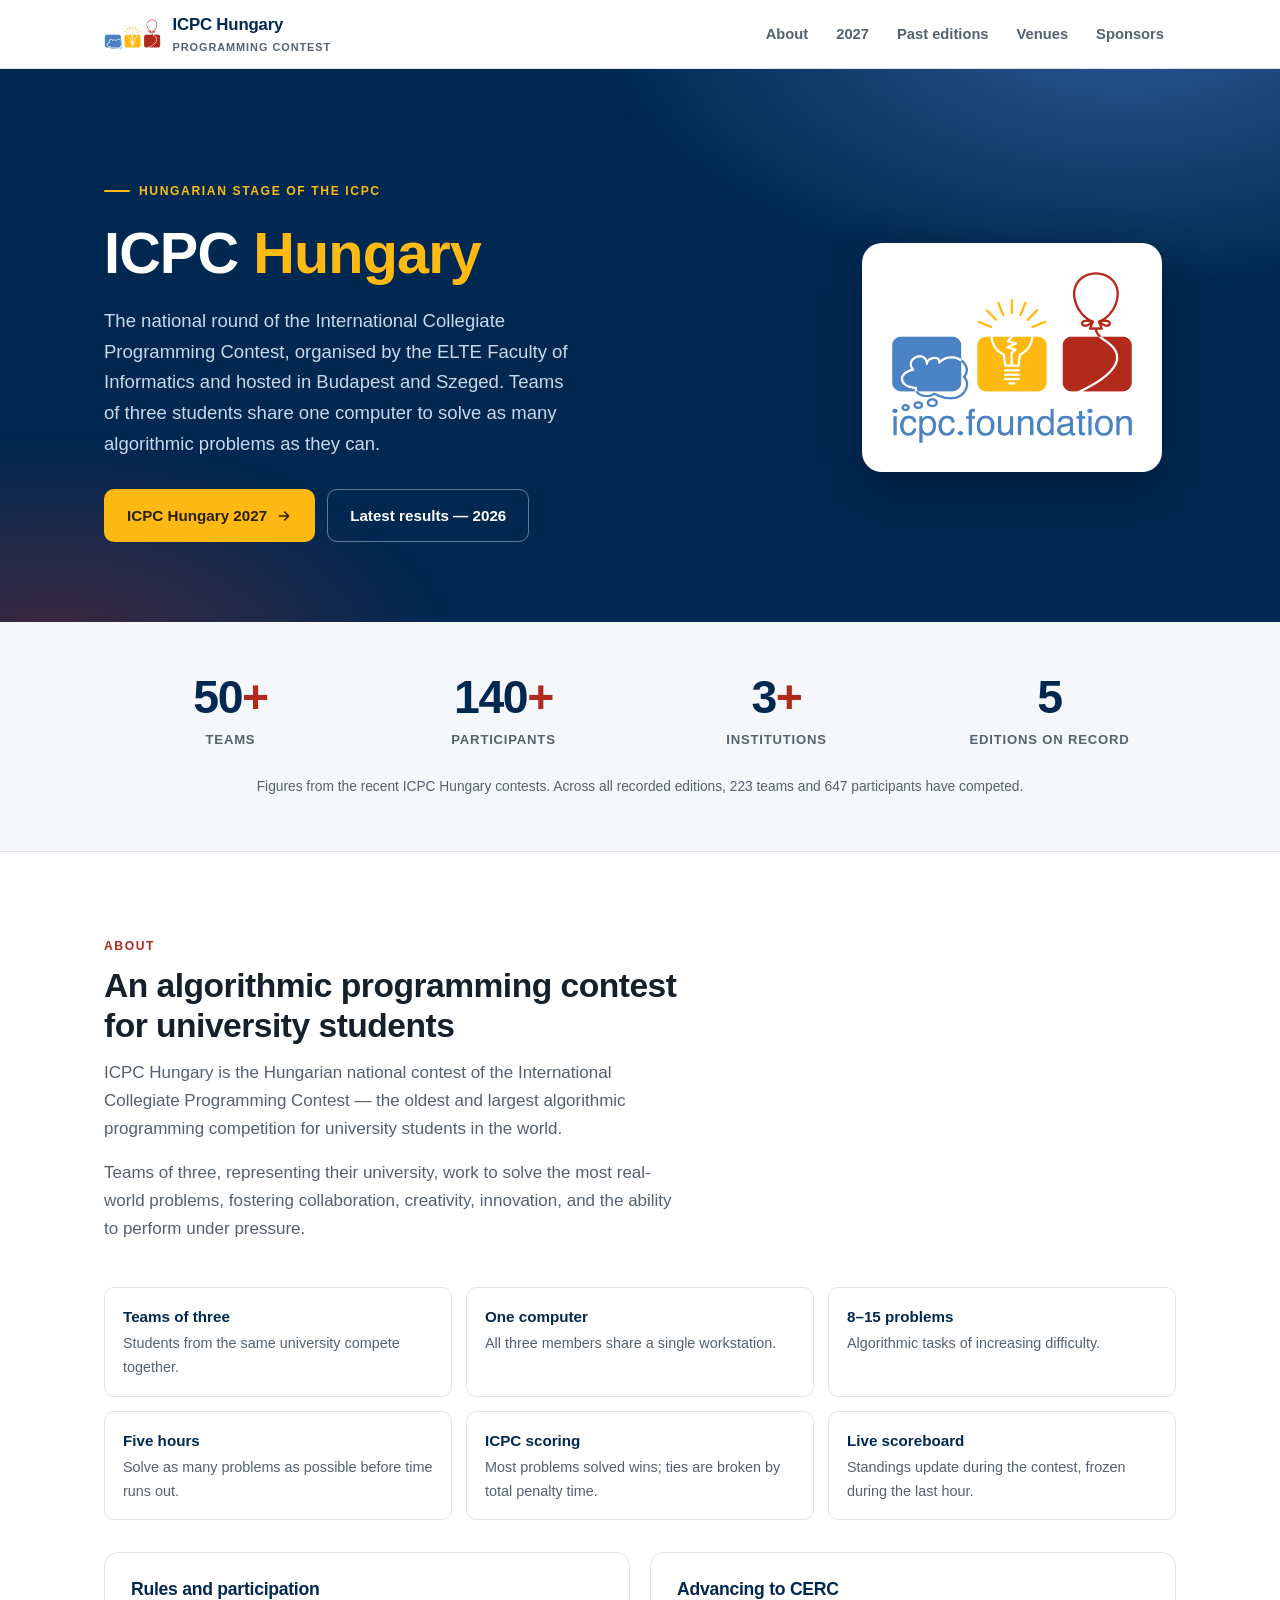
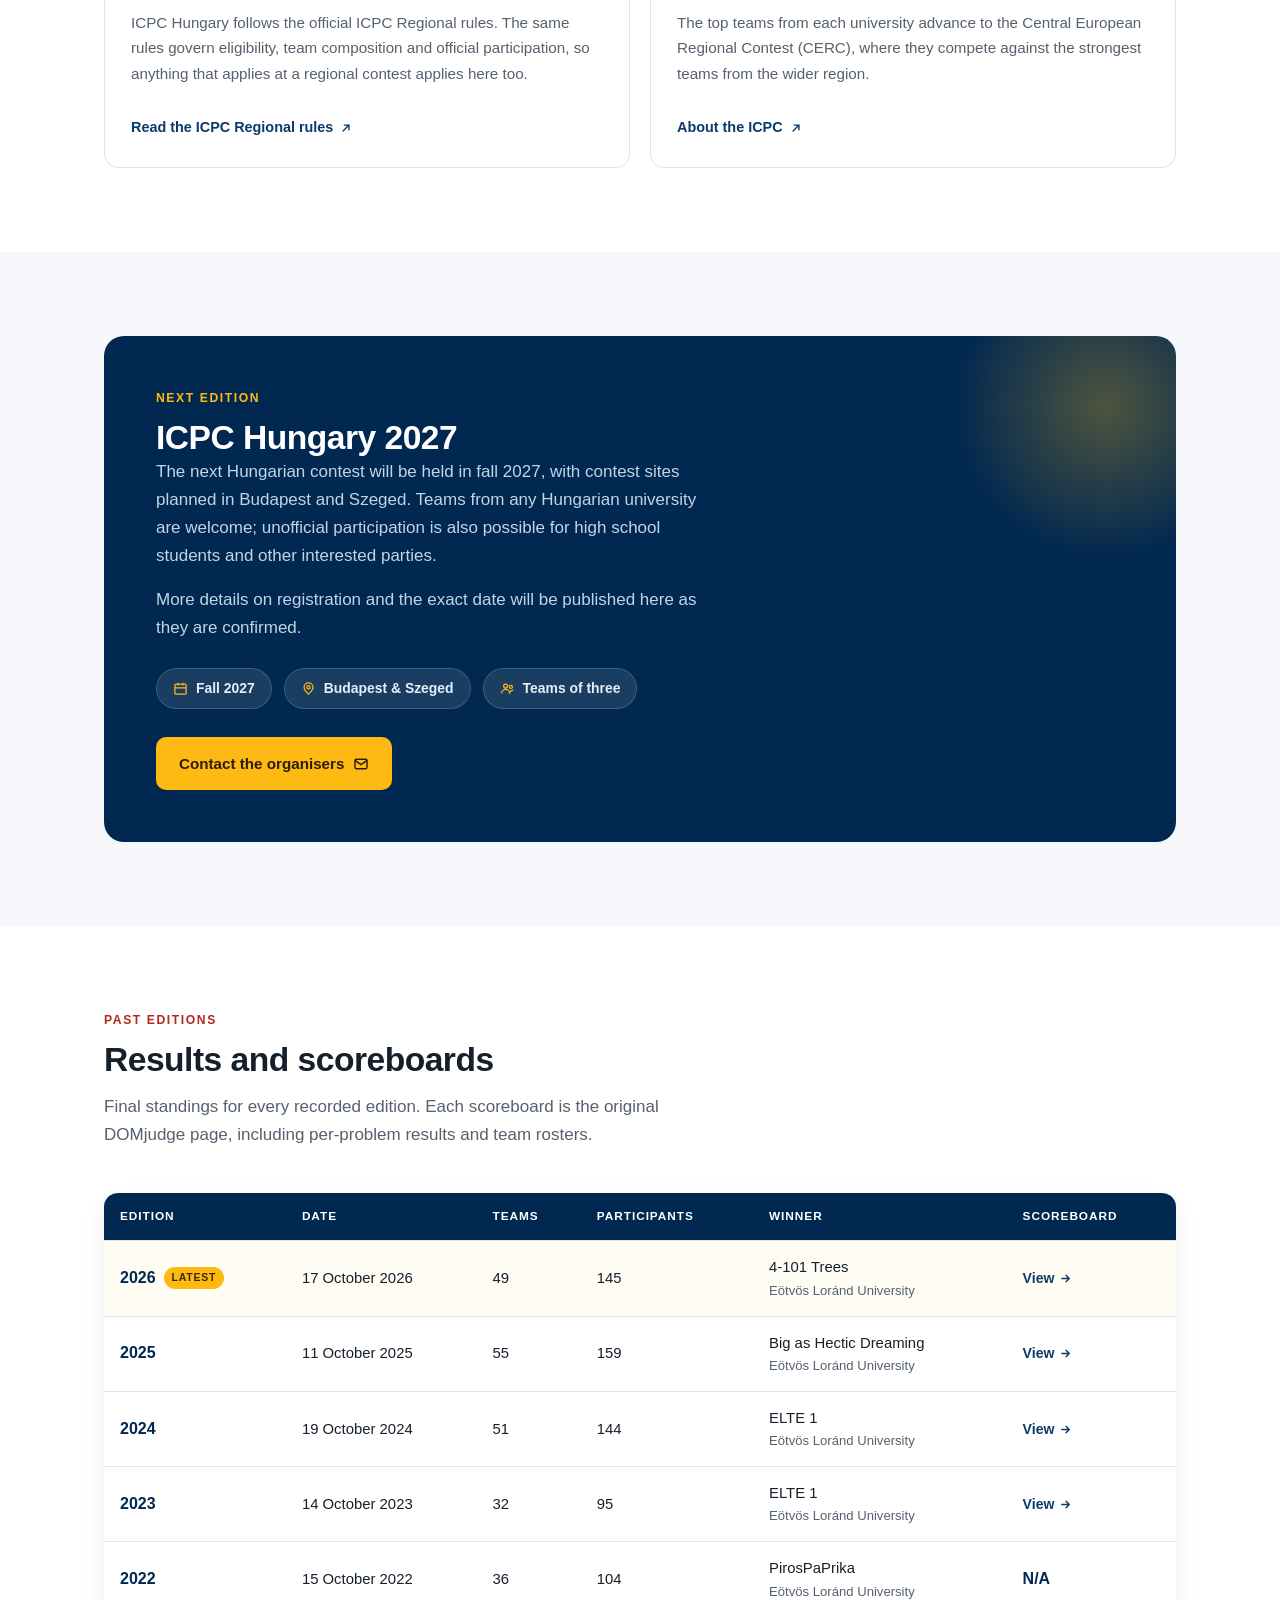
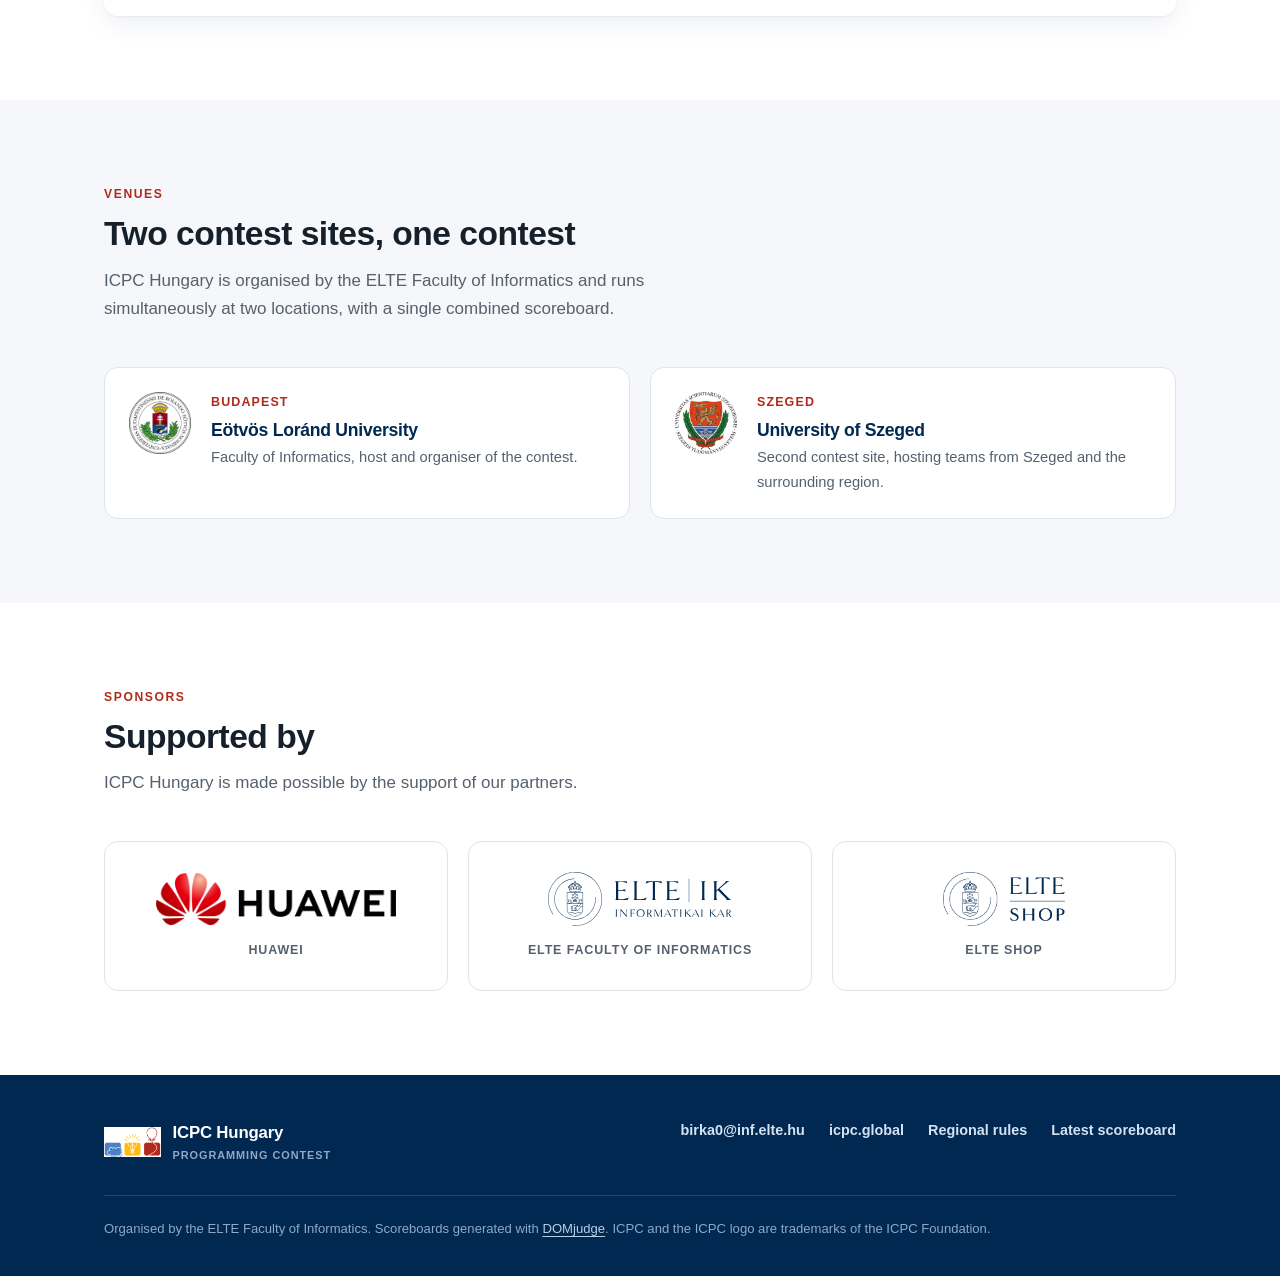
<file: index.html>
<!DOCTYPE html>
<html lang="en">
<head>
<meta charset="utf-8">
<meta name="viewport" content="width=device-width, initial-scale=1">
<title>ICPC Hungary — International Collegiate Programming Contest, Hungarian stage</title>
<meta name="description" content="ICPC Hungary is the Hungarian stage of the International Collegiate Programming Contest. Past scoreboards, contest rules, venues and the next edition in fall 2027.">
<link rel="icon" href="favicon.ico">
<meta property="og:title" content="ICPC Hungary">
<meta property="og:description" content="The Hungarian stage of the International Collegiate Programming Contest. Next edition: fall 2027.">
<meta property="og:type" content="website">
<link rel="stylesheet" href="assets/css/style.css">
</head>
<body>
<a class="skip" href="#main">Skip to content</a>

<header class="site-header">
  <div class="wrap">
    <a class="brand" href="#top">
      <img src="assets/img/icpc-mark.png" alt="" width="900" height="470">
      <span>ICPC Hungary<small>Programming Contest</small></span>
    </a>
    <button class="nav-toggle" type="button" aria-expanded="false" aria-controls="site-nav" aria-label="Toggle navigation">
      <svg width="20" height="20" viewBox="0 0 24 24" fill="none" stroke="currentColor" stroke-width="2.2" stroke-linecap="round" aria-hidden="true">
        <path d="M3 6h18M3 12h18M3 18h18"/>
      </svg>
    </button>
    <nav class="nav" id="site-nav" aria-label="Main">
      <ul>
        <li><a href="#about">About</a></li>
        <li><a href="#next">2027</a></li>
        <li><a href="#editions">Past editions</a></li>
        <li><a href="#venues">Venues</a></li>
        <li><a href="#sponsors">Sponsors</a></li>
      </ul>
    </nav>
  </div>
</header>

<main id="main">

  <div class="hero" id="top">
    <div class="wrap">
      <div class="hero-grid">
        <div>
          <span class="eyebrow">Hungarian stage of the ICPC</span>
          <h1>ICPC <em>Hungary</em></h1>
          <p class="hero-lead">
            The national round of the International Collegiate Programming Contest, organised by the
            ELTE Faculty of Informatics and hosted in Budapest and Szeged. Teams of three students
            share one computer to solve as many algorithmic problems as they can.
          </p>
          <div class="hero-actions">
            <a class="btn btn-primary" href="#next">
              ICPC Hungary 2027
              <svg width="16" height="16" viewBox="0 0 24 24" fill="none" stroke="currentColor" stroke-width="2.4" stroke-linecap="round" stroke-linejoin="round" aria-hidden="true"><path d="M5 12h14M13 6l6 6-6 6"/></svg>
            </a>
            <a class="btn btn-ghost" href="2026/">Latest results — 2026</a>
          </div>
          <!--div class="hero-facts">
            <span>
              <svg width="15" height="15" viewBox="0 0 24 24" fill="none" stroke="currentColor" stroke-width="2" aria-hidden="true"><rect x="3" y="5" width="18" height="16" rx="2"/><path d="M8 3v4M16 3v4M3 11h18"/></svg>
              Fall 2027
            </span>
            <span>
              <svg width="15" height="15" viewBox="0 0 24 24" fill="none" stroke="currentColor" stroke-width="2" aria-hidden="true"><path d="M12 21s7-6.2 7-11a7 7 0 1 0-14 0c0 4.8 7 11 7 11z"/><circle cx="12" cy="10" r="2.6"/></svg>
              Budapest &amp; Szeged
            </span>
            <span>
              <svg width="15" height="15" viewBox="0 0 24 24" fill="none" stroke="currentColor" stroke-width="2" aria-hidden="true"><circle cx="9" cy="8" r="3.2"/><path d="M2.5 20a6.5 6.5 0 0 1 13 0"/><circle cx="17.5" cy="9.5" r="2.4"/><path d="M15 20a5 5 0 0 1 6.5-4.8"/></svg>
              Teams of three
            </span>
          </div-->
        </div>
        <div class="hero-logo">
          <img src="assets/img/icpc-logo.png" alt="ICPC — International Collegiate Programming Contest" width="900" height="643">
        </div>
      </div>
    </div>
  </div>

  <div class="stats">
    <div class="wrap">
      <div class="stats-grid">
        <div>
          <span class="stat-num">50<span class="plus">+</span></span>
          <span class="stat-label">Teams</span>
        </div>
        <div>
          <span class="stat-num">140<span class="plus">+</span></span>
          <span class="stat-label">Participants</span>
        </div>
        <div>
          <span class="stat-num">3<span class="plus">+</span></span>
          <span class="stat-label">Institutions</span>
        </div>
        <div>
          <span class="stat-num">5</span>
          <span class="stat-label">Editions on record</span>
        </div>
      </div>
      <p class="stats-note">
        Figures from the recent ICPC Hungary contests.
        Across all recorded editions, 223 teams and 647 participants have competed.
      </p>
    </div>
  </div>

  <section class="section" id="about">
    <div class="wrap">
      <div class="section-head">
        <span class="kicker">About</span>
        <h2>An algorithmic programming contest for university students</h2>
        <p>
          ICPC Hungary is the Hungarian national contest of the International Collegiate Programming
          Contest — the oldest and largest algorithmic programming competition for university students
          in the world.
        </p>
        <p>
          Teams of three, representing their university, work to solve the most real-world problems,
          fostering collaboration, creativity, innovation, and the ability to perform under pressure.
        </p>
      </div>

      <ul class="format-list">
        <li><strong>Teams of three</strong>Students from the same university compete together.</li>
        <li><strong>One computer</strong>All three members share a single workstation.</li>
        <li><strong>8–15 problems</strong>Algorithmic tasks of increasing difficulty.</li>
        <li><strong>Five hours</strong>Solve as many problems as possible before time runs out.</li>
        <li><strong>ICPC scoring</strong>Most problems solved wins; ties are broken by total penalty time.</li>
        <li><strong>Live scoreboard</strong>Standings update during the contest, frozen during the last hour.</li>
      </ul>

      <div class="about-grid">
        <div class="card">
          <h3>Rules and participation</h3>
          <p>
            ICPC Hungary follows the official ICPC Regional rules. The same rules govern eligibility,
            team composition and official participation, so anything that applies at a regional contest
            applies here too.
          </p>
          <a class="card-link" href="https://icpc.global/regionals/rules" target="_blank" rel="noopener">
            Read the ICPC Regional rules
            <svg width="14" height="14" viewBox="0 0 24 24" fill="none" stroke="currentColor" stroke-width="2.4" stroke-linecap="round" stroke-linejoin="round" aria-hidden="true"><path d="M7 17 17 7M9 7h8v8"/></svg>
          </a>
        </div>
        <div class="card">
          <h3>Advancing to CERC</h3>
          <p>
            The top teams from each university advance to the Central European Regional Contest
            (CERC), where they compete against the strongest teams from the wider region.
          </p>
          <a class="card-link" href="https://icpc.global/" target="_blank" rel="noopener">
            About the ICPC
            <svg width="14" height="14" viewBox="0 0 24 24" fill="none" stroke="currentColor" stroke-width="2.4" stroke-linecap="round" stroke-linejoin="round" aria-hidden="true"><path d="M7 17 17 7M9 7h8v8"/></svg>
          </a>
        </div>
      </div>
    </div>
  </section>

  <section class="section section-alt" id="next">
    <div class="wrap">
      <div class="next">
        <span class="kicker">Next edition</span>
        <h2>ICPC Hungary 2027</h2>
        <p>
          The next Hungarian contest will be held in fall 2027, with contest sites planned in Budapest
          and Szeged. Teams from any Hungarian university are welcome; unofficial participation is also
          possible for high school students and other interested parties.
        </p>
        <p>
          More details on registration and the exact date will be published here as they are confirmed.
        </p>
        <ul class="next-meta">
          <li>
            <svg width="15" height="15" viewBox="0 0 24 24" fill="none" stroke="currentColor" stroke-width="2" aria-hidden="true"><rect x="3" y="5" width="18" height="16" rx="2"/><path d="M8 3v4M16 3v4M3 11h18"/></svg>
            Fall 2027
          </li>
          <li>
            <svg width="15" height="15" viewBox="0 0 24 24" fill="none" stroke="currentColor" stroke-width="2" aria-hidden="true"><path d="M12 21s7-6.2 7-11a7 7 0 1 0-14 0c0 4.8 7 11 7 11z"/><circle cx="12" cy="10" r="2.6"/></svg>
            Budapest &amp; Szeged
          </li>
          <li>
            <svg width="15" height="15" viewBox="0 0 24 24" fill="none" stroke="currentColor" stroke-width="2" aria-hidden="true"><circle cx="9" cy="8" r="3.2"/><path d="M2.5 20a6.5 6.5 0 0 1 13 0"/><circle cx="17.5" cy="9.5" r="2.4"/><path d="M15 20a5 5 0 0 1 6.5-4.8"/></svg>
            Teams of three
          </li>
        </ul>
        <a class="btn btn-primary" href="mailto:birka0@inf.elte.hu">
          Contact the organisers
          <svg width="16" height="16" viewBox="0 0 24 24" fill="none" stroke="currentColor" stroke-width="2.2" stroke-linecap="round" stroke-linejoin="round" aria-hidden="true"><rect x="3" y="5" width="18" height="14" rx="2"/><path d="m3.5 7 8.5 6 8.5-6"/></svg>
        </a>
      </div>
    </div>
  </section>

  <section class="section" id="editions">
    <div class="wrap">
      <div class="section-head">
        <span class="kicker">Past editions</span>
        <h2>Results and scoreboards</h2>
        <p>
          Final standings for every recorded edition. Each scoreboard is the original DOMjudge page,
          including per-problem results and team rosters.
        </p>
      </div>

      <div class="table-scroll">
        <table class="editions">
          <caption class="visually-hidden">ICPC Hungary past editions with dates, team and participant counts, winners and scoreboard links.</caption>
          <thead>
            <tr>
              <th scope="col">Edition</th>
              <th scope="col">Date</th>
              <th scope="col">Teams</th>
              <th scope="col">Participants</th>
              <th scope="col">Winner</th>
              <th scope="col">Scoreboard</th>
            </tr>
          </thead>
          <tbody>
            <tr class="latest">
              <th scope="row" class="year">2026<span class="badge">Latest</span></th>
              <td data-label="Date">17 October 2026</td>
              <td data-label="Teams" class="num">49</td>
              <td data-label="Participants" class="num">145</td>
              <td data-label="Winner" class="winner">4-101 Trees<small>Eötvös Loránd University</small></td>
              <td data-label="Scoreboard"><a class="score-link" href="2026/">View <svg width="13" height="13" viewBox="0 0 24 24" fill="none" stroke="currentColor" stroke-width="2.6" stroke-linecap="round" stroke-linejoin="round" aria-hidden="true"><path d="M5 12h14M13 6l6 6-6 6"/></svg></a></td>
            </tr>
            <tr>
              <th scope="row" class="year">2025</th>
              <td data-label="Date">11 October 2025</td>
              <td data-label="Teams" class="num">55</td>
              <td data-label="Participants" class="num">159</td>
              <td data-label="Winner" class="winner">Big as Hectic Dreaming<small>Eötvös Loránd University</small></td>
              <td data-label="Scoreboard"><a class="score-link" href="2025/">View <svg width="13" height="13" viewBox="0 0 24 24" fill="none" stroke="currentColor" stroke-width="2.6" stroke-linecap="round" stroke-linejoin="round" aria-hidden="true"><path d="M5 12h14M13 6l6 6-6 6"/></svg></a></td>
            </tr>
            <tr>
              <th scope="row" class="year">2024</th>
              <td data-label="Date">19 October 2024</td>
              <td data-label="Teams" class="num">51</td>
              <td data-label="Participants" class="num">144</td>
              <td data-label="Winner" class="winner">ELTE 1<small>Eötvös Loránd University</small></td>
              <td data-label="Scoreboard"><a class="score-link" href="2024/">View <svg width="13" height="13" viewBox="0 0 24 24" fill="none" stroke="currentColor" stroke-width="2.6" stroke-linecap="round" stroke-linejoin="round" aria-hidden="true"><path d="M5 12h14M13 6l6 6-6 6"/></svg></a></td>
            </tr>
            <tr>
              <th scope="row" class="year">2023</th>
              <td data-label="Date">14 October 2023</td>
              <td data-label="Teams" class="num">32</td>
              <td data-label="Participants" class="num">95</td>
              <td data-label="Winner" class="winner">ELTE 1<small>Eötvös Loránd University</small></td>
              <td data-label="Scoreboard"><a class="score-link" href="2023/">View <svg width="13" height="13" viewBox="0 0 24 24" fill="none" stroke="currentColor" stroke-width="2.6" stroke-linecap="round" stroke-linejoin="round" aria-hidden="true"><path d="M5 12h14M13 6l6 6-6 6"/></svg></a></td>
            </tr>
            <tr>
              <th scope="row" class="year">2022</th>
              <td data-label="Date">15 October 2022</td>
              <td data-label="Teams" class="num">36</td>
              <td data-label="Participants" class="num">104</td>
              <td data-label="Winner" class="winner">PirosPaPrika<small>Eötvös Loránd University</small></td>
              <td data-label="Scoreboard" class="nolink">N/A</td>
            </tr>
          </tbody>
        </table>
      </div>
      <!--p class="table-note">Team and participant counts are taken from the final standings of each scoreboard.</p-->
    </div>
  </section>

  <section class="section section-alt" id="venues">
    <div class="wrap">
      <div class="section-head">
        <span class="kicker">Venues</span>
        <h2>Two contest sites, one contest</h2>
        <p>
          ICPC Hungary is organised by the ELTE Faculty of Informatics and runs simultaneously at two
          locations, with a single combined scoreboard.
        </p>
      </div>

      <div class="venues">
        <div class="venue">
          <img src="assets/img/elte.png" alt="Eötvös Loránd University crest" width="62" height="62">
          <div>
            <p class="venue-city">Budapest</p>
            <h3>Eötvös Loránd University</h3>
            <p>Faculty of Informatics, host and organiser of the contest.</p>
          </div>
        </div>
        <div class="venue">
          <img src="assets/img/szeged.jpg" alt="University of Szeged crest" width="62" height="62">
          <div>
            <p class="venue-city">Szeged</p>
            <h3>University of Szeged</h3>
            <p>Second contest site, hosting teams from Szeged and the surrounding region.</p>
          </div>
        </div>
      </div>
    </div>
  </section>

  <section class="section" id="sponsors">
    <div class="wrap">
      <div class="section-head">
        <span class="kicker">Sponsors</span>
        <h2>Supported by</h2>
        <p>ICPC Hungary is made possible by the support of our partners.</p>
      </div>

      <div class="sponsors">
        <a class="sponsor" href="https://www.huawei.com/" target="_blank" rel="noopener">
          <img src="assets/img/huawei.png" alt="Huawei" width="266" height="60">
          <span class="sponsor-name">Huawei</span>
        </a>
        <a class="sponsor" href="https://www.inf.elte.hu/" target="_blank" rel="noopener">
          <img src="assets/img/elte-ik.svg" alt="ELTE Faculty of Informatics" width="255" height="75">
          <span class="sponsor-name">ELTE Faculty of Informatics</span>
        </a>
        <a class="sponsor" href="https://elteshop.hu/" target="_blank" rel="noopener">
          <img src="assets/img/elte-shop.png" alt="ELTE Shop" width="800" height="356">
          <span class="sponsor-name">ELTE Shop</span>
        </a>
      </div>
    </div>
  </section>

</main>

<footer class="site-footer">
  <div class="wrap">
    <div class="footer-grid">
      <a class="brand" href="#top">
        <img src="assets/img/icpc-mark.png" alt="" width="900" height="470">
        <span>ICPC Hungary<small>Programming Contest</small></span>
      </a>
      <ul class="footer-links">
        <li><a href="mailto:birka0@inf.elte.hu">birka0@inf.elte.hu</a></li>
        <li><a href="https://icpc.global/" target="_blank" rel="noopener">icpc.global</a></li>
        <li><a href="https://icpc.global/regionals/rules" target="_blank" rel="noopener">Regional rules</a></li>
        <li><a href="2026/">Latest scoreboard</a></li>
      </ul>
    </div>
    <p class="footer-note">
      Organised by the ELTE Faculty of Informatics. Scoreboards generated with
      <a href="https://www.domjudge.org/" target="_blank" rel="noopener">DOMjudge</a>.
      ICPC and the ICPC logo are trademarks of the ICPC Foundation.
    </p>
  </div>
</footer>

<script>
  (function () {
    var toggle = document.querySelector('.nav-toggle');
    var nav = document.getElementById('site-nav');
    if (!toggle || !nav) return;

    toggle.addEventListener('click', function () {
      var open = nav.classList.toggle('open');
      toggle.setAttribute('aria-expanded', String(open));
    });

    nav.addEventListener('click', function (e) {
      if (e.target.closest('a') && nav.classList.contains('open')) {
        nav.classList.remove('open');
        toggle.setAttribute('aria-expanded', 'false');
      }
    });
  })();
</script>
</body>
</html>
</file>
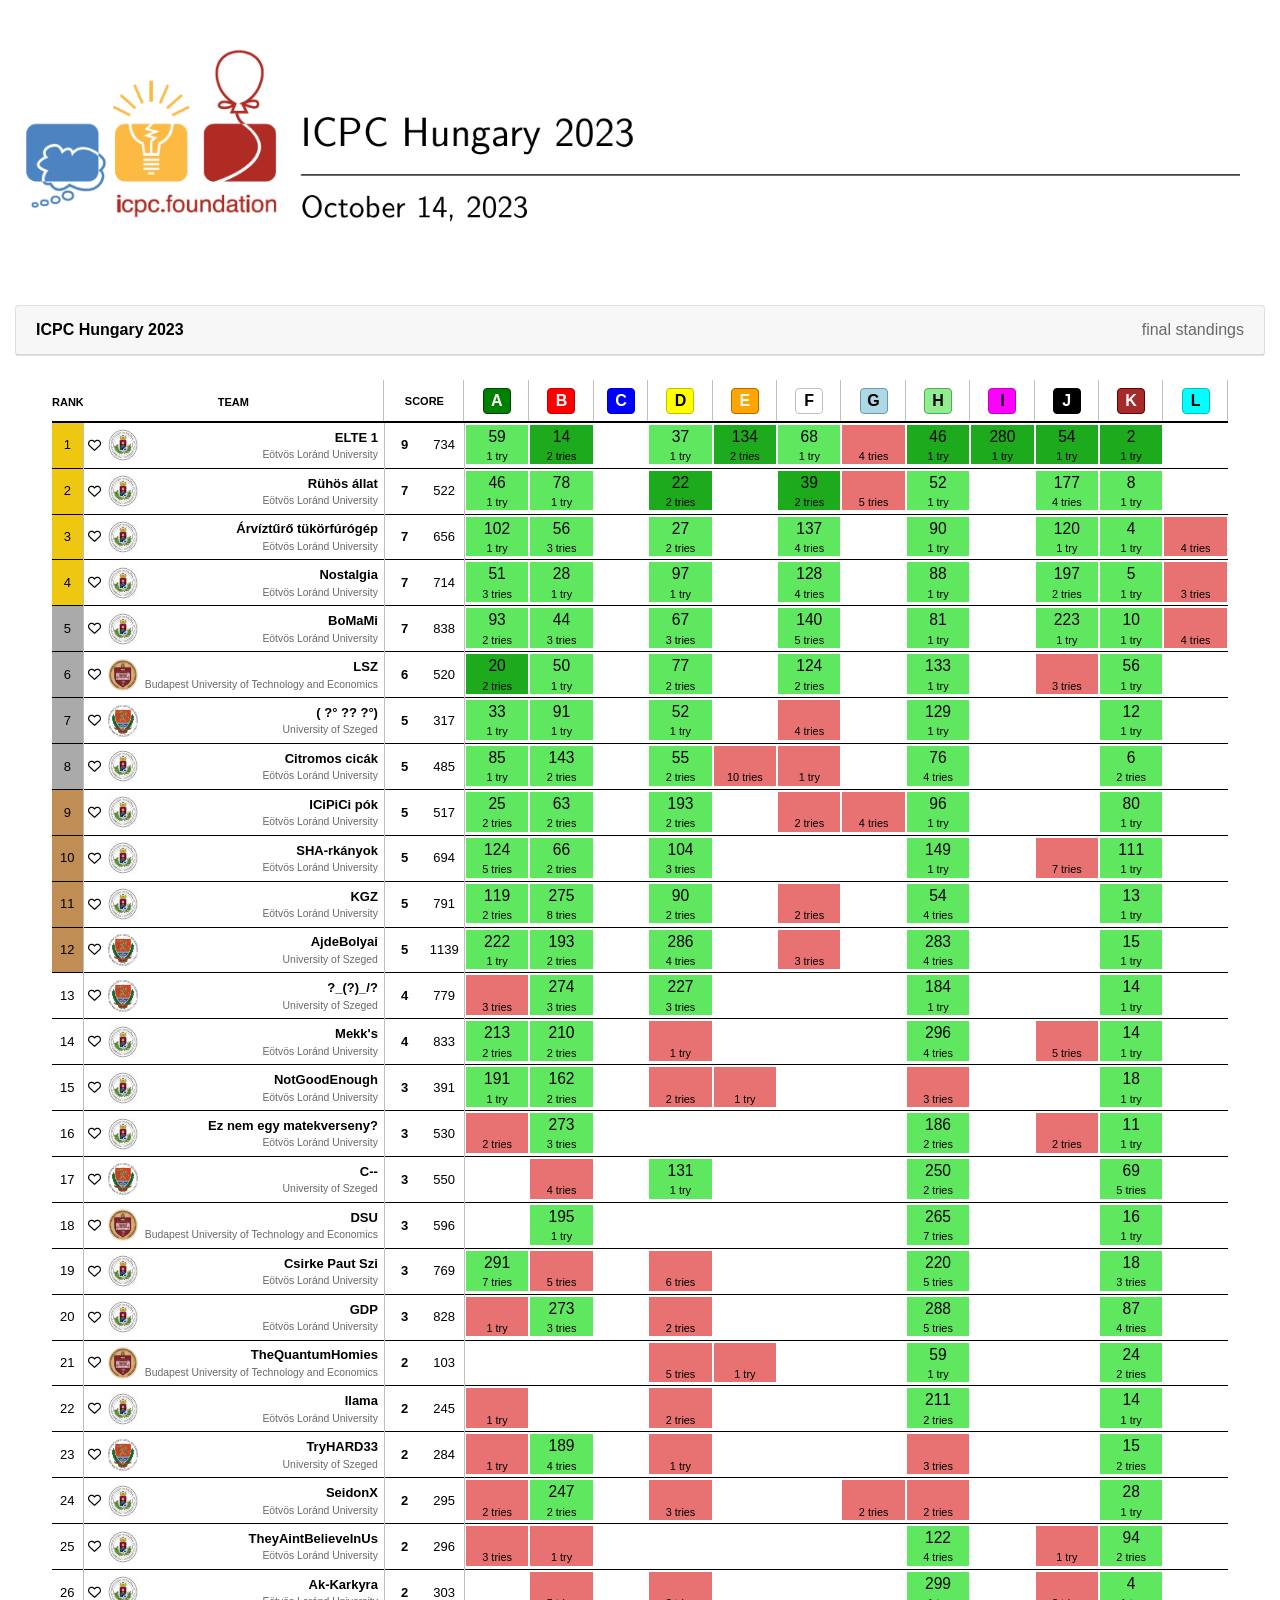
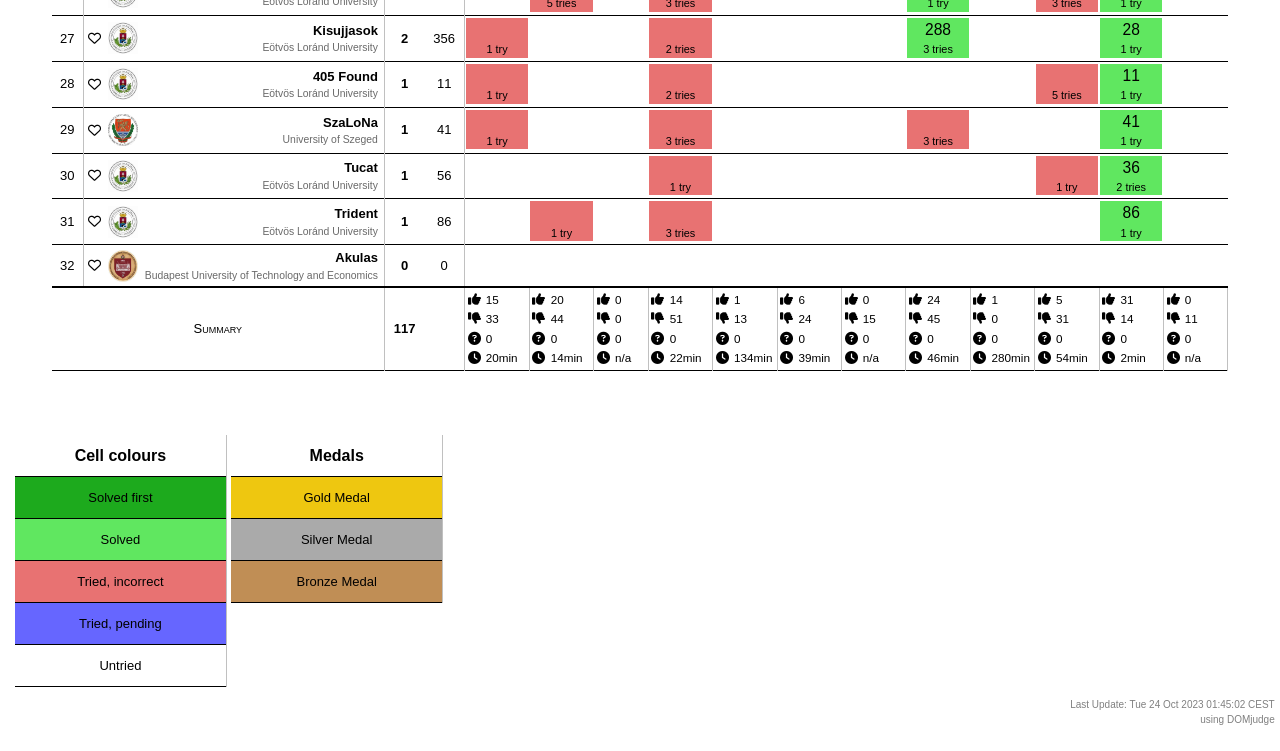
<file: 2023/index.html>
<!DOCTYPE html>
<html lang="en">
<head>
    <!-- DOMjudge version 8.2.1 -->
    <meta charset="utf-8">
    <title>Scoreboard hcpc2023 - DOMjudge</title>
    <link rel="icon" href="favicon.ico?v=8.2.1">
    <meta name="viewport" content="width=device-width, initial-scale=1, shrink-to-fit=no">

    <link rel="stylesheet" href="css/bootstrap.min.css?v=8.2.1">
    <link rel="stylesheet" href="css/fontawesome-all.min.css?v=8.2.1">
    <script src="js/jquery.min.js?v=8.2.1"></script>
    <script src="js/bootstrap.bundle.min.js?v=8.2.1"></script>

    <script src="js/domjudge.js?v=8.2.1"></script>
                <link rel="stylesheet" href="style_domjudge.css?v=8.2.1">

        
        </head>
<body class="static">
        <div class="container-fluid">
        <div class="row">
            <div class="col-12">
                                                                                                                                                        <img class="banner" src="images/banners/hcpc2023.png?v=8.2.1" alt="Banner">
    
    <div data-ajax-refresh-target data-ajax-refresh-after="initializeScoreboard" class="mt-3">
        

    
    <div class="card">
        <div class="card-header" style="font-family: Roboto, sans-serif; display: flex;">
            <span style="font-weight: bold;">ICPC Hungary 2023</span>
            <span id="contesttimer" style="color: DimGray; margin-left: auto;">
                                                            final standings
                                                </span>
        </div>

                                </div> 
    
        
                     <br/>
         
                

<table class="scoreboard center ">

        <colgroup>
        <col id="scorerank"/>
                    <col/>
                            <col id="scorelogos"/>
                <col id="scoreteamname"/>
    </colgroup>
    <colgroup>
        <col id="scoresolv"/>
        <col id="scoretotal"/>
    </colgroup>
    <colgroup>
                                    <col class="scoreprob"/>
                            <col class="scoreprob"/>
                            <col class="scoreprob"/>
                            <col class="scoreprob"/>
                            <col class="scoreprob"/>
                            <col class="scoreprob"/>
                            <col class="scoreprob"/>
                            <col class="scoreprob"/>
                            <col class="scoreprob"/>
                            <col class="scoreprob"/>
                            <col class="scoreprob"/>
                            <col class="scoreprob"/>
                        </colgroup>

                    
    <thead>
    <tr class="scoreheader" data-static="1">
        <th title="rank" scope="col">rank</th>
        <th title="team name" scope="col" colspan="3">team</th>
        <th title="# solved / penalty time" colspan="2" scope="col">score</th>
                                                                                    <th title="problem Autoforward Virus" scope="col">
                    <a  target="_self">
                        <span class="badge problem-badge" style="background-color: #008000; min-width: 28px; border: 1px solid #004000"><span style="color: #ffffff;">A</span></span>
                                            </a>
                </th>
                                                                            <th title="problem Boys and Grilles" scope="col">
                    <a  target="_self">
                        <span class="badge problem-badge" style="background-color: #FF0000; min-width: 28px; border: 1px solid #bf0000"><span style="color: #ffffff;">B</span></span>
                                            </a>
                </th>
                                                                            <th title="problem Challenge of Zelda" scope="col">
                    <a  target="_self">
                        <span class="badge problem-badge" style="background-color: #0000FF; min-width: 28px; border: 1px solid #0000bf"><span style="color: #ffffff;">C</span></span>
                                            </a>
                </th>
                                                                            <th title="problem Dadud Inudaed" scope="col">
                    <a  target="_self">
                        <span class="badge problem-badge" style="background-color: #FFFF00; min-width: 28px; border: 1px solid #bfbf00"><span style="color: #000000;">D</span></span>
                                            </a>
                </th>
                                                                            <th title="problem Edit Peptide" scope="col">
                    <a  target="_self">
                        <span class="badge problem-badge" style="background-color: #FFA500; min-width: 28px; border: 1px solid #bf6500"><span style="color: #ffffff;">E</span></span>
                                            </a>
                </th>
                                                                            <th title="problem Fiji Tours" scope="col">
                    <a  target="_self">
                        <span class="badge problem-badge" style="background-color: #FFFFFF; min-width: 28px; border: 1px solid #bfbfbf"><span style="color: #000000;">F</span></span>
                                            </a>
                </th>
                                                                            <th title="problem Game of Strips" scope="col">
                    <a  target="_self">
                        <span class="badge problem-badge" style="background-color: #ADD8E6; min-width: 28px; border: 1px solid #6d98a6"><span style="color: #000000;">G</span></span>
                                            </a>
                </th>
                                                                            <th title="problem Handball Training" scope="col">
                    <a  target="_self">
                        <span class="badge problem-badge" style="background-color: #90EE90; min-width: 28px; border: 1px solid #50ae50"><span style="color: #000000;">H</span></span>
                                            </a>
                </th>
                                                                            <th title="problem Increasing Elo" scope="col">
                    <a  target="_self">
                        <span class="badge problem-badge" style="background-color: #FF00FF; min-width: 28px; border: 1px solid #bf00bf"><span style="color: #000000;">I</span></span>
                                            </a>
                </th>
                                                                            <th title="problem Journey Discounts" scope="col">
                    <a  target="_self">
                        <span class="badge problem-badge" style="background-color: #000000; min-width: 28px; border: 1px solid #000000"><span style="color: #ffffff;">J</span></span>
                                            </a>
                </th>
                                                                            <th title="problem Keeping It Balanced" scope="col">
                    <a  target="_self">
                        <span class="badge problem-badge" style="background-color: #A52A2A; min-width: 28px; border: 1px solid #650000"><span style="color: #ffffff;">K</span></span>
                                            </a>
                </th>
                                                                            <th title="problem Lazy World Map" scope="col">
                    <a  target="_self">
                        <span class="badge problem-badge" style="background-color: #00FFFF; min-width: 28px; border: 1px solid #00bfbf"><span style="color: #000000;">L</span></span>
                                            </a>
                </th>
                        </tr>
    </thead>
    <tbody>
                                                                                            
                                            
                                            <tr class="sortorderswitch" id="team:55">
            <td class="scorepl gold-medal">
                                                    1
                                            </td>
            <td class="scoreaf">
                            </td>
                            <td class="scoreaf">
                                                                                            <a >
                                                                                                                                                                                                            <img loading="lazy" class="affiliation-logo"
                                     src="images/affiliations/ELTE.jpg?v=8.2.1" alt="Eötvös Loránd University"
                                     title="Eötvös Loránd University">
                                                    </a>
                                    </td>
                                                                                <td class="scoretn cl_FFFFFF" title="ELTE 1">
                                                                                                                        <a data-toggle="modal" data-target="#team-modal-55" href="#">
                    <span class="forceWidth">
                                                ELTE 1
                    </span>
                                            <span class="univ forceWidth">
                                                            Eötvös Loránd University
                                                    </span>
                                    </a>
            </td>
                                                <td class="scorenc">9</td>
            <td class="scorett">734</td>

                                                                                                                                                                                
                                        
                                                                                                                                                                                    
                                        
                    <td class="score_cell">
                                                    <a >
                                <div class="score_correct">
                                    59                                    <span>
                                                                                    1 try
                                                                            </span>
                                </div>
                            </a>
                                            </td>
                                                                                                                                                                                                                        
                                        
                                                                                                                                                                                    
                                        
                    <td class="score_cell">
                                                    <a >
                                <div class="score_correct score_first">
                                    14                                    <span>
                                                                                    2 tries
                                                                            </span>
                                </div>
                            </a>
                                            </td>
                                                                                                
                                        
                                                            
                                        
                    <td class="score_cell">
                                            </td>
                                                                                                                                                                    
                                        
                                                                                                                                                                                    
                                        
                    <td class="score_cell">
                                                    <a >
                                <div class="score_correct">
                                    37                                    <span>
                                                                                    1 try
                                                                            </span>
                                </div>
                            </a>
                                            </td>
                                                                                                                                                                                                                        
                                        
                                                                                                                                                                                    
                                        
                    <td class="score_cell">
                                                    <a >
                                <div class="score_correct score_first">
                                    134                                    <span>
                                                                                    2 tries
                                                                            </span>
                                </div>
                            </a>
                                            </td>
                                                                                                                                                                    
                                        
                                                                                                                                                                                    
                                        
                    <td class="score_cell">
                                                    <a >
                                <div class="score_correct">
                                    68                                    <span>
                                                                                    1 try
                                                                            </span>
                                </div>
                            </a>
                                            </td>
                                                                                                                                            
                                        
                                                            
                                        
                    <td class="score_cell">
                                                    <a >
                                <div class="score_incorrect">
                                    &nbsp;                                    <span>
                                                                                    4 tries
                                                                            </span>
                                </div>
                            </a>
                                            </td>
                                                                                                                                                                                                                        
                                        
                                                                                                                                                                                    
                                        
                    <td class="score_cell">
                                                    <a >
                                <div class="score_correct score_first">
                                    46                                    <span>
                                                                                    1 try
                                                                            </span>
                                </div>
                            </a>
                                            </td>
                                                                                                                                                                                                                        
                                        
                                                                                                                                                                                    
                                        
                    <td class="score_cell">
                                                    <a >
                                <div class="score_correct score_first">
                                    280                                    <span>
                                                                                    1 try
                                                                            </span>
                                </div>
                            </a>
                                            </td>
                                                                                                                                                                                                                        
                                        
                                                                                                                                                                                    
                                        
                    <td class="score_cell">
                                                    <a >
                                <div class="score_correct score_first">
                                    54                                    <span>
                                                                                    1 try
                                                                            </span>
                                </div>
                            </a>
                                            </td>
                                                                                                                                                                                                                        
                                        
                                                                                                                                                                                    
                                        
                    <td class="score_cell">
                                                    <a >
                                <div class="score_correct score_first">
                                    2                                    <span>
                                                                                    1 try
                                                                            </span>
                                </div>
                            </a>
                                            </td>
                                                                                                
                                        
                                                            
                                        
                    <td class="score_cell">
                                            </td>
                                    </tr>
                    
                                            
                                            <tr class="" id="team:48">
            <td class="scorepl gold-medal">
                                                    2
                                            </td>
            <td class="scoreaf">
                            </td>
                            <td class="scoreaf">
                                                                                            <a >
                                                                                                                                                                                                            <img loading="lazy" class="affiliation-logo"
                                     src="images/affiliations/ELTE.jpg?v=8.2.1" alt="Eötvös Loránd University"
                                     title="Eötvös Loránd University">
                                                    </a>
                                    </td>
                                                                                <td class="scoretn cl_FFFFFF" title="Rühös állat">
                                                                                                                        <a data-toggle="modal" data-target="#team-modal-48" href="#">
                    <span class="forceWidth">
                                                Rühös állat
                    </span>
                                            <span class="univ forceWidth">
                                                            Eötvös Loránd University
                                                    </span>
                                    </a>
            </td>
                                                <td class="scorenc">7</td>
            <td class="scorett">522</td>

                                                                                                                                                                                
                                        
                                                                                                                                                                                    
                                        
                    <td class="score_cell">
                                                    <a >
                                <div class="score_correct">
                                    46                                    <span>
                                                                                    1 try
                                                                            </span>
                                </div>
                            </a>
                                            </td>
                                                                                                                                                                    
                                        
                                                                                                                                                                                    
                                        
                    <td class="score_cell">
                                                    <a >
                                <div class="score_correct">
                                    78                                    <span>
                                                                                    1 try
                                                                            </span>
                                </div>
                            </a>
                                            </td>
                                                                                                
                                        
                                                            
                                        
                    <td class="score_cell">
                                            </td>
                                                                                                                                                                                                                        
                                        
                                                                                                                                                                                    
                                        
                    <td class="score_cell">
                                                    <a >
                                <div class="score_correct score_first">
                                    22                                    <span>
                                                                                    2 tries
                                                                            </span>
                                </div>
                            </a>
                                            </td>
                                                                                                
                                        
                                                            
                                        
                    <td class="score_cell">
                                            </td>
                                                                                                                                                                                                                        
                                        
                                                                                                                                                                                    
                                        
                    <td class="score_cell">
                                                    <a >
                                <div class="score_correct score_first">
                                    39                                    <span>
                                                                                    2 tries
                                                                            </span>
                                </div>
                            </a>
                                            </td>
                                                                                                                                            
                                        
                                                            
                                        
                    <td class="score_cell">
                                                    <a >
                                <div class="score_incorrect">
                                    &nbsp;                                    <span>
                                                                                    5 tries
                                                                            </span>
                                </div>
                            </a>
                                            </td>
                                                                                                                                                                    
                                        
                                                                                                                                                                                    
                                        
                    <td class="score_cell">
                                                    <a >
                                <div class="score_correct">
                                    52                                    <span>
                                                                                    1 try
                                                                            </span>
                                </div>
                            </a>
                                            </td>
                                                                                                
                                        
                                                            
                                        
                    <td class="score_cell">
                                            </td>
                                                                                                                                                                    
                                        
                                                                                                                                                                                    
                                        
                    <td class="score_cell">
                                                    <a >
                                <div class="score_correct">
                                    177                                    <span>
                                                                                    4 tries
                                                                            </span>
                                </div>
                            </a>
                                            </td>
                                                                                                                                                                    
                                        
                                                                                                                                                                                    
                                        
                    <td class="score_cell">
                                                    <a >
                                <div class="score_correct">
                                    8                                    <span>
                                                                                    1 try
                                                                            </span>
                                </div>
                            </a>
                                            </td>
                                                                                                
                                        
                                                            
                                        
                    <td class="score_cell">
                                            </td>
                                    </tr>
                    
                                            
                                            <tr class="" id="team:50">
            <td class="scorepl gold-medal">
                                                    3
                                            </td>
            <td class="scoreaf">
                            </td>
                            <td class="scoreaf">
                                                                                            <a >
                                                                                                                                                                                                            <img loading="lazy" class="affiliation-logo"
                                     src="images/affiliations/ELTE.jpg?v=8.2.1" alt="Eötvös Loránd University"
                                     title="Eötvös Loránd University">
                                                    </a>
                                    </td>
                                                                                <td class="scoretn cl_FFFFFF" title="Árvíztűrő tükörfúrógép">
                                                                                                                        <a data-toggle="modal" data-target="#team-modal-50" href="#">
                    <span class="forceWidth">
                                                Árvíztűrő tükörfúrógép
                    </span>
                                            <span class="univ forceWidth">
                                                            Eötvös Loránd University
                                                    </span>
                                    </a>
            </td>
                                                <td class="scorenc">7</td>
            <td class="scorett">656</td>

                                                                                                                                                                                
                                        
                                                                                                                                                                                    
                                        
                    <td class="score_cell">
                                                    <a >
                                <div class="score_correct">
                                    102                                    <span>
                                                                                    1 try
                                                                            </span>
                                </div>
                            </a>
                                            </td>
                                                                                                                                                                    
                                        
                                                                                                                                                                                    
                                        
                    <td class="score_cell">
                                                    <a >
                                <div class="score_correct">
                                    56                                    <span>
                                                                                    3 tries
                                                                            </span>
                                </div>
                            </a>
                                            </td>
                                                                                                
                                        
                                                            
                                        
                    <td class="score_cell">
                                            </td>
                                                                                                                                                                    
                                        
                                                                                                                                                                                    
                                        
                    <td class="score_cell">
                                                    <a >
                                <div class="score_correct">
                                    27                                    <span>
                                                                                    2 tries
                                                                            </span>
                                </div>
                            </a>
                                            </td>
                                                                                                
                                        
                                                            
                                        
                    <td class="score_cell">
                                            </td>
                                                                                                                                                                    
                                        
                                                                                                                                                                                    
                                        
                    <td class="score_cell">
                                                    <a >
                                <div class="score_correct">
                                    137                                    <span>
                                                                                    4 tries
                                                                            </span>
                                </div>
                            </a>
                                            </td>
                                                                                                
                                        
                                                            
                                        
                    <td class="score_cell">
                                            </td>
                                                                                                                                                                    
                                        
                                                                                                                                                                                    
                                        
                    <td class="score_cell">
                                                    <a >
                                <div class="score_correct">
                                    90                                    <span>
                                                                                    1 try
                                                                            </span>
                                </div>
                            </a>
                                            </td>
                                                                                                
                                        
                                                            
                                        
                    <td class="score_cell">
                                            </td>
                                                                                                                                                                    
                                        
                                                                                                                                                                                    
                                        
                    <td class="score_cell">
                                                    <a >
                                <div class="score_correct">
                                    120                                    <span>
                                                                                    1 try
                                                                            </span>
                                </div>
                            </a>
                                            </td>
                                                                                                                                                                    
                                        
                                                                                                                                                                                    
                                        
                    <td class="score_cell">
                                                    <a >
                                <div class="score_correct">
                                    4                                    <span>
                                                                                    1 try
                                                                            </span>
                                </div>
                            </a>
                                            </td>
                                                                                                                                            
                                        
                                                            
                                        
                    <td class="score_cell">
                                                    <a >
                                <div class="score_incorrect">
                                    &nbsp;                                    <span>
                                                                                    4 tries
                                                                            </span>
                                </div>
                            </a>
                                            </td>
                                    </tr>
                    
                                            
                                            <tr class="" id="team:61">
            <td class="scorepl gold-medal">
                                                    4
                                            </td>
            <td class="scoreaf">
                            </td>
                            <td class="scoreaf">
                                                                                            <a >
                                                                                                                                                                                                            <img loading="lazy" class="affiliation-logo"
                                     src="images/affiliations/ELTE.jpg?v=8.2.1" alt="Eötvös Loránd University"
                                     title="Eötvös Loránd University">
                                                    </a>
                                    </td>
                                                                                <td class="scoretn cl_FFFFFF" title="Nostalgia">
                                                                                                                        <a data-toggle="modal" data-target="#team-modal-61" href="#">
                    <span class="forceWidth">
                                                Nostalgia
                    </span>
                                            <span class="univ forceWidth">
                                                            Eötvös Loránd University
                                                    </span>
                                    </a>
            </td>
                                                <td class="scorenc">7</td>
            <td class="scorett">714</td>

                                                                                                                                                                                
                                        
                                                                                                                                                                                    
                                        
                    <td class="score_cell">
                                                    <a >
                                <div class="score_correct">
                                    51                                    <span>
                                                                                    3 tries
                                                                            </span>
                                </div>
                            </a>
                                            </td>
                                                                                                                                                                    
                                        
                                                                                                                                                                                    
                                        
                    <td class="score_cell">
                                                    <a >
                                <div class="score_correct">
                                    28                                    <span>
                                                                                    1 try
                                                                            </span>
                                </div>
                            </a>
                                            </td>
                                                                                                
                                        
                                                            
                                        
                    <td class="score_cell">
                                            </td>
                                                                                                                                                                    
                                        
                                                                                                                                                                                    
                                        
                    <td class="score_cell">
                                                    <a >
                                <div class="score_correct">
                                    97                                    <span>
                                                                                    1 try
                                                                            </span>
                                </div>
                            </a>
                                            </td>
                                                                                                
                                        
                                                            
                                        
                    <td class="score_cell">
                                            </td>
                                                                                                                                                                    
                                        
                                                                                                                                                                                    
                                        
                    <td class="score_cell">
                                                    <a >
                                <div class="score_correct">
                                    128                                    <span>
                                                                                    4 tries
                                                                            </span>
                                </div>
                            </a>
                                            </td>
                                                                                                
                                        
                                                            
                                        
                    <td class="score_cell">
                                            </td>
                                                                                                                                                                    
                                        
                                                                                                                                                                                    
                                        
                    <td class="score_cell">
                                                    <a >
                                <div class="score_correct">
                                    88                                    <span>
                                                                                    1 try
                                                                            </span>
                                </div>
                            </a>
                                            </td>
                                                                                                
                                        
                                                            
                                        
                    <td class="score_cell">
                                            </td>
                                                                                                                                                                    
                                        
                                                                                                                                                                                    
                                        
                    <td class="score_cell">
                                                    <a >
                                <div class="score_correct">
                                    197                                    <span>
                                                                                    2 tries
                                                                            </span>
                                </div>
                            </a>
                                            </td>
                                                                                                                                                                    
                                        
                                                                                                                                                                                    
                                        
                    <td class="score_cell">
                                                    <a >
                                <div class="score_correct">
                                    5                                    <span>
                                                                                    1 try
                                                                            </span>
                                </div>
                            </a>
                                            </td>
                                                                                                                                            
                                        
                                                            
                                        
                    <td class="score_cell">
                                                    <a >
                                <div class="score_incorrect">
                                    &nbsp;                                    <span>
                                                                                    3 tries
                                                                            </span>
                                </div>
                            </a>
                                            </td>
                                    </tr>
                    
                                            
                                            <tr class="" id="team:42">
            <td class="scorepl silver-medal">
                                                    5
                                            </td>
            <td class="scoreaf">
                            </td>
                            <td class="scoreaf">
                                                                                            <a >
                                                                                                                                                                                                            <img loading="lazy" class="affiliation-logo"
                                     src="images/affiliations/ELTE.jpg?v=8.2.1" alt="Eötvös Loránd University"
                                     title="Eötvös Loránd University">
                                                    </a>
                                    </td>
                                                                                <td class="scoretn cl_FFFFFF" title="BoMaMi">
                                                                                                                        <a data-toggle="modal" data-target="#team-modal-42" href="#">
                    <span class="forceWidth">
                                                BoMaMi
                    </span>
                                            <span class="univ forceWidth">
                                                            Eötvös Loránd University
                                                    </span>
                                    </a>
            </td>
                                                <td class="scorenc">7</td>
            <td class="scorett">838</td>

                                                                                                                                                                                
                                        
                                                                                                                                                                                    
                                        
                    <td class="score_cell">
                                                    <a >
                                <div class="score_correct">
                                    93                                    <span>
                                                                                    2 tries
                                                                            </span>
                                </div>
                            </a>
                                            </td>
                                                                                                                                                                    
                                        
                                                                                                                                                                                    
                                        
                    <td class="score_cell">
                                                    <a >
                                <div class="score_correct">
                                    44                                    <span>
                                                                                    3 tries
                                                                            </span>
                                </div>
                            </a>
                                            </td>
                                                                                                
                                        
                                                            
                                        
                    <td class="score_cell">
                                            </td>
                                                                                                                                                                    
                                        
                                                                                                                                                                                    
                                        
                    <td class="score_cell">
                                                    <a >
                                <div class="score_correct">
                                    67                                    <span>
                                                                                    3 tries
                                                                            </span>
                                </div>
                            </a>
                                            </td>
                                                                                                
                                        
                                                            
                                        
                    <td class="score_cell">
                                            </td>
                                                                                                                                                                    
                                        
                                                                                                                                                                                    
                                        
                    <td class="score_cell">
                                                    <a >
                                <div class="score_correct">
                                    140                                    <span>
                                                                                    5 tries
                                                                            </span>
                                </div>
                            </a>
                                            </td>
                                                                                                
                                        
                                                            
                                        
                    <td class="score_cell">
                                            </td>
                                                                                                                                                                    
                                        
                                                                                                                                                                                    
                                        
                    <td class="score_cell">
                                                    <a >
                                <div class="score_correct">
                                    81                                    <span>
                                                                                    1 try
                                                                            </span>
                                </div>
                            </a>
                                            </td>
                                                                                                
                                        
                                                            
                                        
                    <td class="score_cell">
                                            </td>
                                                                                                                                                                    
                                        
                                                                                                                                                                                    
                                        
                    <td class="score_cell">
                                                    <a >
                                <div class="score_correct">
                                    223                                    <span>
                                                                                    1 try
                                                                            </span>
                                </div>
                            </a>
                                            </td>
                                                                                                                                                                    
                                        
                                                                                                                                                                                    
                                        
                    <td class="score_cell">
                                                    <a >
                                <div class="score_correct">
                                    10                                    <span>
                                                                                    1 try
                                                                            </span>
                                </div>
                            </a>
                                            </td>
                                                                                                                                            
                                        
                                                            
                                        
                    <td class="score_cell">
                                                    <a >
                                <div class="score_incorrect">
                                    &nbsp;                                    <span>
                                                                                    4 tries
                                                                            </span>
                                </div>
                            </a>
                                            </td>
                                    </tr>
                    
                                            
                                            <tr class="" id="team:36">
            <td class="scorepl silver-medal">
                                                    6
                                            </td>
            <td class="scoreaf">
                            </td>
                            <td class="scoreaf">
                                                                                            <a >
                                                                                                                                                                                                            <img loading="lazy" class="affiliation-logo"
                                     src="images/affiliations/BUTE.jpg?v=8.2.1" alt="Budapest University of Technology and Economics"
                                     title="Budapest University of Technology and Economics">
                                                    </a>
                                    </td>
                                                                                <td class="scoretn cl_FFFFFF" title="LSZ">
                                                                                                                        <a data-toggle="modal" data-target="#team-modal-36" href="#">
                    <span class="forceWidth">
                                                LSZ
                    </span>
                                            <span class="univ forceWidth">
                                                            Budapest University of Technology and Economics
                                                    </span>
                                    </a>
            </td>
                                                <td class="scorenc">6</td>
            <td class="scorett">520</td>

                                                                                                                                                                                                                                    
                                        
                                                                                                                                                                                    
                                        
                    <td class="score_cell">
                                                    <a >
                                <div class="score_correct score_first">
                                    20                                    <span>
                                                                                    2 tries
                                                                            </span>
                                </div>
                            </a>
                                            </td>
                                                                                                                                                                    
                                        
                                                                                                                                                                                    
                                        
                    <td class="score_cell">
                                                    <a >
                                <div class="score_correct">
                                    50                                    <span>
                                                                                    1 try
                                                                            </span>
                                </div>
                            </a>
                                            </td>
                                                                                                
                                        
                                                            
                                        
                    <td class="score_cell">
                                            </td>
                                                                                                                                                                    
                                        
                                                                                                                                                                                    
                                        
                    <td class="score_cell">
                                                    <a >
                                <div class="score_correct">
                                    77                                    <span>
                                                                                    2 tries
                                                                            </span>
                                </div>
                            </a>
                                            </td>
                                                                                                
                                        
                                                            
                                        
                    <td class="score_cell">
                                            </td>
                                                                                                                                                                    
                                        
                                                                                                                                                                                    
                                        
                    <td class="score_cell">
                                                    <a >
                                <div class="score_correct">
                                    124                                    <span>
                                                                                    2 tries
                                                                            </span>
                                </div>
                            </a>
                                            </td>
                                                                                                
                                        
                                                            
                                        
                    <td class="score_cell">
                                            </td>
                                                                                                                                                                    
                                        
                                                                                                                                                                                    
                                        
                    <td class="score_cell">
                                                    <a >
                                <div class="score_correct">
                                    133                                    <span>
                                                                                    1 try
                                                                            </span>
                                </div>
                            </a>
                                            </td>
                                                                                                
                                        
                                                            
                                        
                    <td class="score_cell">
                                            </td>
                                                                                                                                            
                                        
                                                            
                                        
                    <td class="score_cell">
                                                    <a >
                                <div class="score_incorrect">
                                    &nbsp;                                    <span>
                                                                                    3 tries
                                                                            </span>
                                </div>
                            </a>
                                            </td>
                                                                                                                                                                    
                                        
                                                                                                                                                                                    
                                        
                    <td class="score_cell">
                                                    <a >
                                <div class="score_correct">
                                    56                                    <span>
                                                                                    1 try
                                                                            </span>
                                </div>
                            </a>
                                            </td>
                                                                                                
                                        
                                                            
                                        
                    <td class="score_cell">
                                            </td>
                                    </tr>
                    
                                            
                                            <tr class="" id="team:66">
            <td class="scorepl silver-medal">
                                                    7
                                            </td>
            <td class="scoreaf">
                            </td>
                            <td class="scoreaf">
                                                                                            <a >
                                                                                                                                                                                                            <img loading="lazy" class="affiliation-logo"
                                     src="images/affiliations/USZEGED.jpg?v=8.2.1" alt="University of Szeged"
                                     title="University of Szeged">
                                                    </a>
                                    </td>
                                                                                <td class="scoretn cl_FFFFFF" title="( ?° ?? ?°)">
                                                                                                                        <a data-toggle="modal" data-target="#team-modal-66" href="#">
                    <span class="forceWidth">
                                                ( ?° ?? ?°)
                    </span>
                                            <span class="univ forceWidth">
                                                            University of Szeged
                                                    </span>
                                    </a>
            </td>
                                                <td class="scorenc">5</td>
            <td class="scorett">317</td>

                                                                                                                                                                                
                                        
                                                                                                                                                                                    
                                        
                    <td class="score_cell">
                                                    <a >
                                <div class="score_correct">
                                    33                                    <span>
                                                                                    1 try
                                                                            </span>
                                </div>
                            </a>
                                            </td>
                                                                                                                                                                    
                                        
                                                                                                                                                                                    
                                        
                    <td class="score_cell">
                                                    <a >
                                <div class="score_correct">
                                    91                                    <span>
                                                                                    1 try
                                                                            </span>
                                </div>
                            </a>
                                            </td>
                                                                                                
                                        
                                                            
                                        
                    <td class="score_cell">
                                            </td>
                                                                                                                                                                    
                                        
                                                                                                                                                                                    
                                        
                    <td class="score_cell">
                                                    <a >
                                <div class="score_correct">
                                    52                                    <span>
                                                                                    1 try
                                                                            </span>
                                </div>
                            </a>
                                            </td>
                                                                                                
                                        
                                                            
                                        
                    <td class="score_cell">
                                            </td>
                                                                                                                                            
                                        
                                                            
                                        
                    <td class="score_cell">
                                                    <a >
                                <div class="score_incorrect">
                                    &nbsp;                                    <span>
                                                                                    4 tries
                                                                            </span>
                                </div>
                            </a>
                                            </td>
                                                                                                
                                        
                                                            
                                        
                    <td class="score_cell">
                                            </td>
                                                                                                                                                                    
                                        
                                                                                                                                                                                    
                                        
                    <td class="score_cell">
                                                    <a >
                                <div class="score_correct">
                                    129                                    <span>
                                                                                    1 try
                                                                            </span>
                                </div>
                            </a>
                                            </td>
                                                                                                
                                        
                                                            
                                        
                    <td class="score_cell">
                                            </td>
                                                                                                
                                        
                                                            
                                        
                    <td class="score_cell">
                                            </td>
                                                                                                                                                                    
                                        
                                                                                                                                                                                    
                                        
                    <td class="score_cell">
                                                    <a >
                                <div class="score_correct">
                                    12                                    <span>
                                                                                    1 try
                                                                            </span>
                                </div>
                            </a>
                                            </td>
                                                                                                
                                        
                                                            
                                        
                    <td class="score_cell">
                                            </td>
                                    </tr>
                    
                                            
                                            <tr class="" id="team:45">
            <td class="scorepl silver-medal">
                                                    8
                                            </td>
            <td class="scoreaf">
                            </td>
                            <td class="scoreaf">
                                                                                            <a >
                                                                                                                                                                                                            <img loading="lazy" class="affiliation-logo"
                                     src="images/affiliations/ELTE.jpg?v=8.2.1" alt="Eötvös Loránd University"
                                     title="Eötvös Loránd University">
                                                    </a>
                                    </td>
                                                                                <td class="scoretn cl_FFFFFF" title="Citromos cicák">
                                                                                                                        <a data-toggle="modal" data-target="#team-modal-45" href="#">
                    <span class="forceWidth">
                                                Citromos cicák
                    </span>
                                            <span class="univ forceWidth">
                                                            Eötvös Loránd University
                                                    </span>
                                    </a>
            </td>
                                                <td class="scorenc">5</td>
            <td class="scorett">485</td>

                                                                                                                                                                                
                                        
                                                                                                                                                                                    
                                        
                    <td class="score_cell">
                                                    <a >
                                <div class="score_correct">
                                    85                                    <span>
                                                                                    1 try
                                                                            </span>
                                </div>
                            </a>
                                            </td>
                                                                                                                                                                    
                                        
                                                                                                                                                                                    
                                        
                    <td class="score_cell">
                                                    <a >
                                <div class="score_correct">
                                    143                                    <span>
                                                                                    2 tries
                                                                            </span>
                                </div>
                            </a>
                                            </td>
                                                                                                
                                        
                                                            
                                        
                    <td class="score_cell">
                                            </td>
                                                                                                                                                                    
                                        
                                                                                                                                                                                    
                                        
                    <td class="score_cell">
                                                    <a >
                                <div class="score_correct">
                                    55                                    <span>
                                                                                    2 tries
                                                                            </span>
                                </div>
                            </a>
                                            </td>
                                                                                                                                            
                                        
                                                            
                                        
                    <td class="score_cell">
                                                    <a >
                                <div class="score_incorrect">
                                    &nbsp;                                    <span>
                                                                                    10 tries
                                                                            </span>
                                </div>
                            </a>
                                            </td>
                                                                                                                                            
                                        
                                                            
                                        
                    <td class="score_cell">
                                                    <a >
                                <div class="score_incorrect">
                                    &nbsp;                                    <span>
                                                                                    1 try
                                                                            </span>
                                </div>
                            </a>
                                            </td>
                                                                                                
                                        
                                                            
                                        
                    <td class="score_cell">
                                            </td>
                                                                                                                                                                    
                                        
                                                                                                                                                                                    
                                        
                    <td class="score_cell">
                                                    <a >
                                <div class="score_correct">
                                    76                                    <span>
                                                                                    4 tries
                                                                            </span>
                                </div>
                            </a>
                                            </td>
                                                                                                
                                        
                                                            
                                        
                    <td class="score_cell">
                                            </td>
                                                                                                
                                        
                                                            
                                        
                    <td class="score_cell">
                                            </td>
                                                                                                                                                                    
                                        
                                                                                                                                                                                    
                                        
                    <td class="score_cell">
                                                    <a >
                                <div class="score_correct">
                                    6                                    <span>
                                                                                    2 tries
                                                                            </span>
                                </div>
                            </a>
                                            </td>
                                                                                                
                                        
                                                            
                                        
                    <td class="score_cell">
                                            </td>
                                    </tr>
                    
                                            
                                            <tr class="" id="team:41">
            <td class="scorepl bronze-medal">
                                                    9
                                            </td>
            <td class="scoreaf">
                            </td>
                            <td class="scoreaf">
                                                                                            <a >
                                                                                                                                                                                                            <img loading="lazy" class="affiliation-logo"
                                     src="images/affiliations/ELTE.jpg?v=8.2.1" alt="Eötvös Loránd University"
                                     title="Eötvös Loránd University">
                                                    </a>
                                    </td>
                                                                                <td class="scoretn cl_FFFFFF" title="ICiPiCi pók">
                                                                                                                        <a data-toggle="modal" data-target="#team-modal-41" href="#">
                    <span class="forceWidth">
                                                ICiPiCi pók
                    </span>
                                            <span class="univ forceWidth">
                                                            Eötvös Loránd University
                                                    </span>
                                    </a>
            </td>
                                                <td class="scorenc">5</td>
            <td class="scorett">517</td>

                                                                                                                                                                                
                                        
                                                                                                                                                                                    
                                        
                    <td class="score_cell">
                                                    <a >
                                <div class="score_correct">
                                    25                                    <span>
                                                                                    2 tries
                                                                            </span>
                                </div>
                            </a>
                                            </td>
                                                                                                                                                                    
                                        
                                                                                                                                                                                    
                                        
                    <td class="score_cell">
                                                    <a >
                                <div class="score_correct">
                                    63                                    <span>
                                                                                    2 tries
                                                                            </span>
                                </div>
                            </a>
                                            </td>
                                                                                                
                                        
                                                            
                                        
                    <td class="score_cell">
                                            </td>
                                                                                                                                                                    
                                        
                                                                                                                                                                                    
                                        
                    <td class="score_cell">
                                                    <a >
                                <div class="score_correct">
                                    193                                    <span>
                                                                                    2 tries
                                                                            </span>
                                </div>
                            </a>
                                            </td>
                                                                                                
                                        
                                                            
                                        
                    <td class="score_cell">
                                            </td>
                                                                                                                                            
                                        
                                                            
                                        
                    <td class="score_cell">
                                                    <a >
                                <div class="score_incorrect">
                                    &nbsp;                                    <span>
                                                                                    2 tries
                                                                            </span>
                                </div>
                            </a>
                                            </td>
                                                                                                                                            
                                        
                                                            
                                        
                    <td class="score_cell">
                                                    <a >
                                <div class="score_incorrect">
                                    &nbsp;                                    <span>
                                                                                    4 tries
                                                                            </span>
                                </div>
                            </a>
                                            </td>
                                                                                                                                                                    
                                        
                                                                                                                                                                                    
                                        
                    <td class="score_cell">
                                                    <a >
                                <div class="score_correct">
                                    96                                    <span>
                                                                                    1 try
                                                                            </span>
                                </div>
                            </a>
                                            </td>
                                                                                                
                                        
                                                            
                                        
                    <td class="score_cell">
                                            </td>
                                                                                                
                                        
                                                            
                                        
                    <td class="score_cell">
                                            </td>
                                                                                                                                                                    
                                        
                                                                                                                                                                                    
                                        
                    <td class="score_cell">
                                                    <a >
                                <div class="score_correct">
                                    80                                    <span>
                                                                                    1 try
                                                                            </span>
                                </div>
                            </a>
                                            </td>
                                                                                                
                                        
                                                            
                                        
                    <td class="score_cell">
                                            </td>
                                    </tr>
                    
                                            
                                            <tr class="" id="team:60">
            <td class="scorepl bronze-medal">
                                                    10
                                            </td>
            <td class="scoreaf">
                            </td>
                            <td class="scoreaf">
                                                                                            <a >
                                                                                                                                                                                                            <img loading="lazy" class="affiliation-logo"
                                     src="images/affiliations/ELTE.jpg?v=8.2.1" alt="Eötvös Loránd University"
                                     title="Eötvös Loránd University">
                                                    </a>
                                    </td>
                                                                                <td class="scoretn cl_FFFFFF" title="SHA-rkányok">
                                                                                                                        <a data-toggle="modal" data-target="#team-modal-60" href="#">
                    <span class="forceWidth">
                                                SHA-rkányok
                    </span>
                                            <span class="univ forceWidth">
                                                            Eötvös Loránd University
                                                    </span>
                                    </a>
            </td>
                                                <td class="scorenc">5</td>
            <td class="scorett">694</td>

                                                                                                                                                                                
                                        
                                                                                                                                                                                    
                                        
                    <td class="score_cell">
                                                    <a >
                                <div class="score_correct">
                                    124                                    <span>
                                                                                    5 tries
                                                                            </span>
                                </div>
                            </a>
                                            </td>
                                                                                                                                                                    
                                        
                                                                                                                                                                                    
                                        
                    <td class="score_cell">
                                                    <a >
                                <div class="score_correct">
                                    66                                    <span>
                                                                                    2 tries
                                                                            </span>
                                </div>
                            </a>
                                            </td>
                                                                                                
                                        
                                                            
                                        
                    <td class="score_cell">
                                            </td>
                                                                                                                                                                    
                                        
                                                                                                                                                                                    
                                        
                    <td class="score_cell">
                                                    <a >
                                <div class="score_correct">
                                    104                                    <span>
                                                                                    3 tries
                                                                            </span>
                                </div>
                            </a>
                                            </td>
                                                                                                
                                        
                                                            
                                        
                    <td class="score_cell">
                                            </td>
                                                                                                
                                        
                                                            
                                        
                    <td class="score_cell">
                                            </td>
                                                                                                
                                        
                                                            
                                        
                    <td class="score_cell">
                                            </td>
                                                                                                                                                                    
                                        
                                                                                                                                                                                    
                                        
                    <td class="score_cell">
                                                    <a >
                                <div class="score_correct">
                                    149                                    <span>
                                                                                    1 try
                                                                            </span>
                                </div>
                            </a>
                                            </td>
                                                                                                
                                        
                                                            
                                        
                    <td class="score_cell">
                                            </td>
                                                                                                                                            
                                        
                                                            
                                        
                    <td class="score_cell">
                                                    <a >
                                <div class="score_incorrect">
                                    &nbsp;                                    <span>
                                                                                    7 tries
                                                                            </span>
                                </div>
                            </a>
                                            </td>
                                                                                                                                                                    
                                        
                                                                                                                                                                                    
                                        
                    <td class="score_cell">
                                                    <a >
                                <div class="score_correct">
                                    111                                    <span>
                                                                                    1 try
                                                                            </span>
                                </div>
                            </a>
                                            </td>
                                                                                                
                                        
                                                            
                                        
                    <td class="score_cell">
                                            </td>
                                    </tr>
                    
                                            
                                            <tr class="" id="team:51">
            <td class="scorepl bronze-medal">
                                                    11
                                            </td>
            <td class="scoreaf">
                            </td>
                            <td class="scoreaf">
                                                                                            <a >
                                                                                                                                                                                                            <img loading="lazy" class="affiliation-logo"
                                     src="images/affiliations/ELTE.jpg?v=8.2.1" alt="Eötvös Loránd University"
                                     title="Eötvös Loránd University">
                                                    </a>
                                    </td>
                                                                                <td class="scoretn cl_FFFFFF" title="KGZ">
                                                                                                                        <a data-toggle="modal" data-target="#team-modal-51" href="#">
                    <span class="forceWidth">
                                                KGZ
                    </span>
                                            <span class="univ forceWidth">
                                                            Eötvös Loránd University
                                                    </span>
                                    </a>
            </td>
                                                <td class="scorenc">5</td>
            <td class="scorett">791</td>

                                                                                                                                                                                
                                        
                                                                                                                                                                                    
                                        
                    <td class="score_cell">
                                                    <a >
                                <div class="score_correct">
                                    119                                    <span>
                                                                                    2 tries
                                                                            </span>
                                </div>
                            </a>
                                            </td>
                                                                                                                                                                    
                                        
                                                                                                                                                                                    
                                        
                    <td class="score_cell">
                                                    <a >
                                <div class="score_correct">
                                    275                                    <span>
                                                                                    8 tries
                                                                            </span>
                                </div>
                            </a>
                                            </td>
                                                                                                
                                        
                                                            
                                        
                    <td class="score_cell">
                                            </td>
                                                                                                                                                                    
                                        
                                                                                                                                                                                    
                                        
                    <td class="score_cell">
                                                    <a >
                                <div class="score_correct">
                                    90                                    <span>
                                                                                    2 tries
                                                                            </span>
                                </div>
                            </a>
                                            </td>
                                                                                                
                                        
                                                            
                                        
                    <td class="score_cell">
                                            </td>
                                                                                                                                            
                                        
                                                            
                                        
                    <td class="score_cell">
                                                    <a >
                                <div class="score_incorrect">
                                    &nbsp;                                    <span>
                                                                                    2 tries
                                                                            </span>
                                </div>
                            </a>
                                            </td>
                                                                                                
                                        
                                                            
                                        
                    <td class="score_cell">
                                            </td>
                                                                                                                                                                    
                                        
                                                                                                                                                                                    
                                        
                    <td class="score_cell">
                                                    <a >
                                <div class="score_correct">
                                    54                                    <span>
                                                                                    4 tries
                                                                            </span>
                                </div>
                            </a>
                                            </td>
                                                                                                
                                        
                                                            
                                        
                    <td class="score_cell">
                                            </td>
                                                                                                
                                        
                                                            
                                        
                    <td class="score_cell">
                                            </td>
                                                                                                                                                                    
                                        
                                                                                                                                                                                    
                                        
                    <td class="score_cell">
                                                    <a >
                                <div class="score_correct">
                                    13                                    <span>
                                                                                    1 try
                                                                            </span>
                                </div>
                            </a>
                                            </td>
                                                                                                
                                        
                                                            
                                        
                    <td class="score_cell">
                                            </td>
                                    </tr>
                    
                                            
                                            <tr class="" id="team:62">
            <td class="scorepl bronze-medal">
                                                    12
                                            </td>
            <td class="scoreaf">
                            </td>
                            <td class="scoreaf">
                                                                                            <a >
                                                                                                                                                                                                            <img loading="lazy" class="affiliation-logo"
                                     src="images/affiliations/USZEGED.jpg?v=8.2.1" alt="University of Szeged"
                                     title="University of Szeged">
                                                    </a>
                                    </td>
                                                                                <td class="scoretn cl_FFFFFF" title="AjdeBolyai">
                                                                                                                        <a data-toggle="modal" data-target="#team-modal-62" href="#">
                    <span class="forceWidth">
                                                AjdeBolyai
                    </span>
                                            <span class="univ forceWidth">
                                                            University of Szeged
                                                    </span>
                                    </a>
            </td>
                                                <td class="scorenc">5</td>
            <td class="scorett">1139</td>

                                                                                                                                                                                
                                        
                                                                                                                                                                                    
                                        
                    <td class="score_cell">
                                                    <a >
                                <div class="score_correct">
                                    222                                    <span>
                                                                                    1 try
                                                                            </span>
                                </div>
                            </a>
                                            </td>
                                                                                                                                                                    
                                        
                                                                                                                                                                                    
                                        
                    <td class="score_cell">
                                                    <a >
                                <div class="score_correct">
                                    193                                    <span>
                                                                                    2 tries
                                                                            </span>
                                </div>
                            </a>
                                            </td>
                                                                                                
                                        
                                                            
                                        
                    <td class="score_cell">
                                            </td>
                                                                                                                                                                    
                                        
                                                                                                                                                                                    
                                        
                    <td class="score_cell">
                                                    <a >
                                <div class="score_correct">
                                    286                                    <span>
                                                                                    4 tries
                                                                            </span>
                                </div>
                            </a>
                                            </td>
                                                                                                
                                        
                                                            
                                        
                    <td class="score_cell">
                                            </td>
                                                                                                                                            
                                        
                                                            
                                        
                    <td class="score_cell">
                                                    <a >
                                <div class="score_incorrect">
                                    &nbsp;                                    <span>
                                                                                    3 tries
                                                                            </span>
                                </div>
                            </a>
                                            </td>
                                                                                                
                                        
                                                            
                                        
                    <td class="score_cell">
                                            </td>
                                                                                                                                                                    
                                        
                                                                                                                                                                                    
                                        
                    <td class="score_cell">
                                                    <a >
                                <div class="score_correct">
                                    283                                    <span>
                                                                                    4 tries
                                                                            </span>
                                </div>
                            </a>
                                            </td>
                                                                                                
                                        
                                                            
                                        
                    <td class="score_cell">
                                            </td>
                                                                                                
                                        
                                                            
                                        
                    <td class="score_cell">
                                            </td>
                                                                                                                                                                    
                                        
                                                                                                                                                                                    
                                        
                    <td class="score_cell">
                                                    <a >
                                <div class="score_correct">
                                    15                                    <span>
                                                                                    1 try
                                                                            </span>
                                </div>
                            </a>
                                            </td>
                                                                                                
                                        
                                                            
                                        
                    <td class="score_cell">
                                            </td>
                                    </tr>
                    
                                            
                                            <tr class="" id="team:67">
            <td class="scorepl ">
                                                    13
                                            </td>
            <td class="scoreaf">
                            </td>
                            <td class="scoreaf">
                                                                                            <a >
                                                                                                                                                                                                            <img loading="lazy" class="affiliation-logo"
                                     src="images/affiliations/USZEGED.jpg?v=8.2.1" alt="University of Szeged"
                                     title="University of Szeged">
                                                    </a>
                                    </td>
                                                                                <td class="scoretn cl_FFFFFF" title="?_(?)_/?">
                                                                                                                        <a data-toggle="modal" data-target="#team-modal-67" href="#">
                    <span class="forceWidth">
                                                ?_(?)_/?
                    </span>
                                            <span class="univ forceWidth">
                                                            University of Szeged
                                                    </span>
                                    </a>
            </td>
                                                <td class="scorenc">4</td>
            <td class="scorett">779</td>

                                                                                                                                                        
                                        
                                                            
                                        
                    <td class="score_cell">
                                                    <a >
                                <div class="score_incorrect">
                                    &nbsp;                                    <span>
                                                                                    3 tries
                                                                            </span>
                                </div>
                            </a>
                                            </td>
                                                                                                                                                                    
                                        
                                                                                                                                                                                    
                                        
                    <td class="score_cell">
                                                    <a >
                                <div class="score_correct">
                                    274                                    <span>
                                                                                    3 tries
                                                                            </span>
                                </div>
                            </a>
                                            </td>
                                                                                                
                                        
                                                            
                                        
                    <td class="score_cell">
                                            </td>
                                                                                                                                                                    
                                        
                                                                                                                                                                                    
                                        
                    <td class="score_cell">
                                                    <a >
                                <div class="score_correct">
                                    227                                    <span>
                                                                                    3 tries
                                                                            </span>
                                </div>
                            </a>
                                            </td>
                                                                                                
                                        
                                                            
                                        
                    <td class="score_cell">
                                            </td>
                                                                                                
                                        
                                                            
                                        
                    <td class="score_cell">
                                            </td>
                                                                                                
                                        
                                                            
                                        
                    <td class="score_cell">
                                            </td>
                                                                                                                                                                    
                                        
                                                                                                                                                                                    
                                        
                    <td class="score_cell">
                                                    <a >
                                <div class="score_correct">
                                    184                                    <span>
                                                                                    1 try
                                                                            </span>
                                </div>
                            </a>
                                            </td>
                                                                                                
                                        
                                                            
                                        
                    <td class="score_cell">
                                            </td>
                                                                                                
                                        
                                                            
                                        
                    <td class="score_cell">
                                            </td>
                                                                                                                                                                    
                                        
                                                                                                                                                                                    
                                        
                    <td class="score_cell">
                                                    <a >
                                <div class="score_correct">
                                    14                                    <span>
                                                                                    1 try
                                                                            </span>
                                </div>
                            </a>
                                            </td>
                                                                                                
                                        
                                                            
                                        
                    <td class="score_cell">
                                            </td>
                                    </tr>
                    
                                            
                                            <tr class="" id="team:47">
            <td class="scorepl ">
                                                    14
                                            </td>
            <td class="scoreaf">
                            </td>
                            <td class="scoreaf">
                                                                                            <a >
                                                                                                                                                                                                            <img loading="lazy" class="affiliation-logo"
                                     src="images/affiliations/ELTE.jpg?v=8.2.1" alt="Eötvös Loránd University"
                                     title="Eötvös Loránd University">
                                                    </a>
                                    </td>
                                                                                <td class="scoretn cl_FFFFFF" title="Mekk&#039;s">
                                                                                                                        <a data-toggle="modal" data-target="#team-modal-47" href="#">
                    <span class="forceWidth">
                                                Mekk&#039;s
                    </span>
                                            <span class="univ forceWidth">
                                                            Eötvös Loránd University
                                                    </span>
                                    </a>
            </td>
                                                <td class="scorenc">4</td>
            <td class="scorett">833</td>

                                                                                                                                                                                
                                        
                                                                                                                                                                                    
                                        
                    <td class="score_cell">
                                                    <a >
                                <div class="score_correct">
                                    213                                    <span>
                                                                                    2 tries
                                                                            </span>
                                </div>
                            </a>
                                            </td>
                                                                                                                                                                    
                                        
                                                                                                                                                                                    
                                        
                    <td class="score_cell">
                                                    <a >
                                <div class="score_correct">
                                    210                                    <span>
                                                                                    2 tries
                                                                            </span>
                                </div>
                            </a>
                                            </td>
                                                                                                
                                        
                                                            
                                        
                    <td class="score_cell">
                                            </td>
                                                                                                                                            
                                        
                                                            
                                        
                    <td class="score_cell">
                                                    <a >
                                <div class="score_incorrect">
                                    &nbsp;                                    <span>
                                                                                    1 try
                                                                            </span>
                                </div>
                            </a>
                                            </td>
                                                                                                
                                        
                                                            
                                        
                    <td class="score_cell">
                                            </td>
                                                                                                
                                        
                                                            
                                        
                    <td class="score_cell">
                                            </td>
                                                                                                
                                        
                                                            
                                        
                    <td class="score_cell">
                                            </td>
                                                                                                                                                                    
                                        
                                                                                                                                                                                    
                                        
                    <td class="score_cell">
                                                    <a >
                                <div class="score_correct">
                                    296                                    <span>
                                                                                    4 tries
                                                                            </span>
                                </div>
                            </a>
                                            </td>
                                                                                                
                                        
                                                            
                                        
                    <td class="score_cell">
                                            </td>
                                                                                                                                            
                                        
                                                            
                                        
                    <td class="score_cell">
                                                    <a >
                                <div class="score_incorrect">
                                    &nbsp;                                    <span>
                                                                                    5 tries
                                                                            </span>
                                </div>
                            </a>
                                            </td>
                                                                                                                                                                    
                                        
                                                                                                                                                                                    
                                        
                    <td class="score_cell">
                                                    <a >
                                <div class="score_correct">
                                    14                                    <span>
                                                                                    1 try
                                                                            </span>
                                </div>
                            </a>
                                            </td>
                                                                                                
                                        
                                                            
                                        
                    <td class="score_cell">
                                            </td>
                                    </tr>
                    
                                            
                                            <tr class="" id="team:43">
            <td class="scorepl ">
                                                    15
                                            </td>
            <td class="scoreaf">
                            </td>
                            <td class="scoreaf">
                                                                                            <a >
                                                                                                                                                                                                            <img loading="lazy" class="affiliation-logo"
                                     src="images/affiliations/ELTE.jpg?v=8.2.1" alt="Eötvös Loránd University"
                                     title="Eötvös Loránd University">
                                                    </a>
                                    </td>
                                                                                <td class="scoretn cl_FFFFFF" title="NotGoodEnough">
                                                                                                                        <a data-toggle="modal" data-target="#team-modal-43" href="#">
                    <span class="forceWidth">
                                                NotGoodEnough
                    </span>
                                            <span class="univ forceWidth">
                                                            Eötvös Loránd University
                                                    </span>
                                    </a>
            </td>
                                                <td class="scorenc">3</td>
            <td class="scorett">391</td>

                                                                                                                                                                                
                                        
                                                                                                                                                                                    
                                        
                    <td class="score_cell">
                                                    <a >
                                <div class="score_correct">
                                    191                                    <span>
                                                                                    1 try
                                                                            </span>
                                </div>
                            </a>
                                            </td>
                                                                                                                                                                    
                                        
                                                                                                                                                                                    
                                        
                    <td class="score_cell">
                                                    <a >
                                <div class="score_correct">
                                    162                                    <span>
                                                                                    2 tries
                                                                            </span>
                                </div>
                            </a>
                                            </td>
                                                                                                
                                        
                                                            
                                        
                    <td class="score_cell">
                                            </td>
                                                                                                                                            
                                        
                                                            
                                        
                    <td class="score_cell">
                                                    <a >
                                <div class="score_incorrect">
                                    &nbsp;                                    <span>
                                                                                    2 tries
                                                                            </span>
                                </div>
                            </a>
                                            </td>
                                                                                                                                            
                                        
                                                            
                                        
                    <td class="score_cell">
                                                    <a >
                                <div class="score_incorrect">
                                    &nbsp;                                    <span>
                                                                                    1 try
                                                                            </span>
                                </div>
                            </a>
                                            </td>
                                                                                                
                                        
                                                            
                                        
                    <td class="score_cell">
                                            </td>
                                                                                                
                                        
                                                            
                                        
                    <td class="score_cell">
                                            </td>
                                                                                                                                            
                                        
                                                            
                                        
                    <td class="score_cell">
                                                    <a >
                                <div class="score_incorrect">
                                    &nbsp;                                    <span>
                                                                                    3 tries
                                                                            </span>
                                </div>
                            </a>
                                            </td>
                                                                                                
                                        
                                                            
                                        
                    <td class="score_cell">
                                            </td>
                                                                                                
                                        
                                                            
                                        
                    <td class="score_cell">
                                            </td>
                                                                                                                                                                    
                                        
                                                                                                                                                                                    
                                        
                    <td class="score_cell">
                                                    <a >
                                <div class="score_correct">
                                    18                                    <span>
                                                                                    1 try
                                                                            </span>
                                </div>
                            </a>
                                            </td>
                                                                                                
                                        
                                                            
                                        
                    <td class="score_cell">
                                            </td>
                                    </tr>
                    
                                            
                                            <tr class="" id="team:57">
            <td class="scorepl ">
                                                    16
                                            </td>
            <td class="scoreaf">
                            </td>
                            <td class="scoreaf">
                                                                                            <a >
                                                                                                                                                                                                            <img loading="lazy" class="affiliation-logo"
                                     src="images/affiliations/ELTE.jpg?v=8.2.1" alt="Eötvös Loránd University"
                                     title="Eötvös Loránd University">
                                                    </a>
                                    </td>
                                                                                <td class="scoretn cl_FFFFFF" title="Ez nem egy matekverseny?">
                                                                                                                        <a data-toggle="modal" data-target="#team-modal-57" href="#">
                    <span class="forceWidth">
                                                Ez nem egy matekverseny?
                    </span>
                                            <span class="univ forceWidth">
                                                            Eötvös Loránd University
                                                    </span>
                                    </a>
            </td>
                                                <td class="scorenc">3</td>
            <td class="scorett">530</td>

                                                                                                                                                        
                                        
                                                            
                                        
                    <td class="score_cell">
                                                    <a >
                                <div class="score_incorrect">
                                    &nbsp;                                    <span>
                                                                                    2 tries
                                                                            </span>
                                </div>
                            </a>
                                            </td>
                                                                                                                                                                    
                                        
                                                                                                                                                                                    
                                        
                    <td class="score_cell">
                                                    <a >
                                <div class="score_correct">
                                    273                                    <span>
                                                                                    3 tries
                                                                            </span>
                                </div>
                            </a>
                                            </td>
                                                                                                
                                        
                                                            
                                        
                    <td class="score_cell">
                                            </td>
                                                                                                
                                        
                                                            
                                        
                    <td class="score_cell">
                                            </td>
                                                                                                
                                        
                                                            
                                        
                    <td class="score_cell">
                                            </td>
                                                                                                
                                        
                                                            
                                        
                    <td class="score_cell">
                                            </td>
                                                                                                
                                        
                                                            
                                        
                    <td class="score_cell">
                                            </td>
                                                                                                                                                                    
                                        
                                                                                                                                                                                    
                                        
                    <td class="score_cell">
                                                    <a >
                                <div class="score_correct">
                                    186                                    <span>
                                                                                    2 tries
                                                                            </span>
                                </div>
                            </a>
                                            </td>
                                                                                                
                                        
                                                            
                                        
                    <td class="score_cell">
                                            </td>
                                                                                                                                            
                                        
                                                            
                                        
                    <td class="score_cell">
                                                    <a >
                                <div class="score_incorrect">
                                    &nbsp;                                    <span>
                                                                                    2 tries
                                                                            </span>
                                </div>
                            </a>
                                            </td>
                                                                                                                                                                    
                                        
                                                                                                                                                                                    
                                        
                    <td class="score_cell">
                                                    <a >
                                <div class="score_correct">
                                    11                                    <span>
                                                                                    1 try
                                                                            </span>
                                </div>
                            </a>
                                            </td>
                                                                                                
                                        
                                                            
                                        
                    <td class="score_cell">
                                            </td>
                                    </tr>
                    
                                            
                                            <tr class="" id="team:63">
            <td class="scorepl ">
                                                    17
                                            </td>
            <td class="scoreaf">
                            </td>
                            <td class="scoreaf">
                                                                                            <a >
                                                                                                                                                                                                            <img loading="lazy" class="affiliation-logo"
                                     src="images/affiliations/USZEGED.jpg?v=8.2.1" alt="University of Szeged"
                                     title="University of Szeged">
                                                    </a>
                                    </td>
                                                                                <td class="scoretn cl_FFFFFF" title="C--">
                                                                                                                        <a data-toggle="modal" data-target="#team-modal-63" href="#">
                    <span class="forceWidth">
                                                C--
                    </span>
                                            <span class="univ forceWidth">
                                                            University of Szeged
                                                    </span>
                                    </a>
            </td>
                                                <td class="scorenc">3</td>
            <td class="scorett">550</td>

                                                                                                            
                                        
                                                            
                                        
                    <td class="score_cell">
                                            </td>
                                                                                                                                            
                                        
                                                            
                                        
                    <td class="score_cell">
                                                    <a >
                                <div class="score_incorrect">
                                    &nbsp;                                    <span>
                                                                                    4 tries
                                                                            </span>
                                </div>
                            </a>
                                            </td>
                                                                                                
                                        
                                                            
                                        
                    <td class="score_cell">
                                            </td>
                                                                                                                                                                    
                                        
                                                                                                                                                                                    
                                        
                    <td class="score_cell">
                                                    <a >
                                <div class="score_correct">
                                    131                                    <span>
                                                                                    1 try
                                                                            </span>
                                </div>
                            </a>
                                            </td>
                                                                                                
                                        
                                                            
                                        
                    <td class="score_cell">
                                            </td>
                                                                                                
                                        
                                                            
                                        
                    <td class="score_cell">
                                            </td>
                                                                                                
                                        
                                                            
                                        
                    <td class="score_cell">
                                            </td>
                                                                                                                                                                    
                                        
                                                                                                                                                                                    
                                        
                    <td class="score_cell">
                                                    <a >
                                <div class="score_correct">
                                    250                                    <span>
                                                                                    2 tries
                                                                            </span>
                                </div>
                            </a>
                                            </td>
                                                                                                
                                        
                                                            
                                        
                    <td class="score_cell">
                                            </td>
                                                                                                
                                        
                                                            
                                        
                    <td class="score_cell">
                                            </td>
                                                                                                                                                                    
                                        
                                                                                                                                                                                    
                                        
                    <td class="score_cell">
                                                    <a >
                                <div class="score_correct">
                                    69                                    <span>
                                                                                    5 tries
                                                                            </span>
                                </div>
                            </a>
                                            </td>
                                                                                                
                                        
                                                            
                                        
                    <td class="score_cell">
                                            </td>
                                    </tr>
                    
                                            
                                            <tr class="" id="team:39">
            <td class="scorepl ">
                                                    18
                                            </td>
            <td class="scoreaf">
                            </td>
                            <td class="scoreaf">
                                                                                            <a >
                                                                                                                                                                                                            <img loading="lazy" class="affiliation-logo"
                                     src="images/affiliations/BUTE.jpg?v=8.2.1" alt="Budapest University of Technology and Economics"
                                     title="Budapest University of Technology and Economics">
                                                    </a>
                                    </td>
                                                                                <td class="scoretn cl_FFFFFF" title="DSU">
                                                                                                                        <a data-toggle="modal" data-target="#team-modal-39" href="#">
                    <span class="forceWidth">
                                                DSU
                    </span>
                                            <span class="univ forceWidth">
                                                            Budapest University of Technology and Economics
                                                    </span>
                                    </a>
            </td>
                                                <td class="scorenc">3</td>
            <td class="scorett">596</td>

                                                                                                            
                                        
                                                            
                                        
                    <td class="score_cell">
                                            </td>
                                                                                                                                                                    
                                        
                                                                                                                                                                                    
                                        
                    <td class="score_cell">
                                                    <a >
                                <div class="score_correct">
                                    195                                    <span>
                                                                                    1 try
                                                                            </span>
                                </div>
                            </a>
                                            </td>
                                                                                                
                                        
                                                            
                                        
                    <td class="score_cell">
                                            </td>
                                                                                                
                                        
                                                            
                                        
                    <td class="score_cell">
                                            </td>
                                                                                                
                                        
                                                            
                                        
                    <td class="score_cell">
                                            </td>
                                                                                                
                                        
                                                            
                                        
                    <td class="score_cell">
                                            </td>
                                                                                                
                                        
                                                            
                                        
                    <td class="score_cell">
                                            </td>
                                                                                                                                                                    
                                        
                                                                                                                                                                                    
                                        
                    <td class="score_cell">
                                                    <a >
                                <div class="score_correct">
                                    265                                    <span>
                                                                                    7 tries
                                                                            </span>
                                </div>
                            </a>
                                            </td>
                                                                                                
                                        
                                                            
                                        
                    <td class="score_cell">
                                            </td>
                                                                                                
                                        
                                                            
                                        
                    <td class="score_cell">
                                            </td>
                                                                                                                                                                    
                                        
                                                                                                                                                                                    
                                        
                    <td class="score_cell">
                                                    <a >
                                <div class="score_correct">
                                    16                                    <span>
                                                                                    1 try
                                                                            </span>
                                </div>
                            </a>
                                            </td>
                                                                                                
                                        
                                                            
                                        
                    <td class="score_cell">
                                            </td>
                                    </tr>
                    
                                            
                                            <tr class="" id="team:46">
            <td class="scorepl ">
                                                    19
                                            </td>
            <td class="scoreaf">
                            </td>
                            <td class="scoreaf">
                                                                                            <a >
                                                                                                                                                                                                            <img loading="lazy" class="affiliation-logo"
                                     src="images/affiliations/ELTE.jpg?v=8.2.1" alt="Eötvös Loránd University"
                                     title="Eötvös Loránd University">
                                                    </a>
                                    </td>
                                                                                <td class="scoretn cl_FFFFFF" title="Csirke Paut Szi">
                                                                                                                        <a data-toggle="modal" data-target="#team-modal-46" href="#">
                    <span class="forceWidth">
                                                Csirke Paut Szi
                    </span>
                                            <span class="univ forceWidth">
                                                            Eötvös Loránd University
                                                    </span>
                                    </a>
            </td>
                                                <td class="scorenc">3</td>
            <td class="scorett">769</td>

                                                                                                                                                                                
                                        
                                                                                                                                                                                    
                                        
                    <td class="score_cell">
                                                    <a >
                                <div class="score_correct">
                                    291                                    <span>
                                                                                    7 tries
                                                                            </span>
                                </div>
                            </a>
                                            </td>
                                                                                                                                            
                                        
                                                            
                                        
                    <td class="score_cell">
                                                    <a >
                                <div class="score_incorrect">
                                    &nbsp;                                    <span>
                                                                                    5 tries
                                                                            </span>
                                </div>
                            </a>
                                            </td>
                                                                                                
                                        
                                                            
                                        
                    <td class="score_cell">
                                            </td>
                                                                                                                                            
                                        
                                                            
                                        
                    <td class="score_cell">
                                                    <a >
                                <div class="score_incorrect">
                                    &nbsp;                                    <span>
                                                                                    6 tries
                                                                            </span>
                                </div>
                            </a>
                                            </td>
                                                                                                
                                        
                                                            
                                        
                    <td class="score_cell">
                                            </td>
                                                                                                
                                        
                                                            
                                        
                    <td class="score_cell">
                                            </td>
                                                                                                
                                        
                                                            
                                        
                    <td class="score_cell">
                                            </td>
                                                                                                                                                                    
                                        
                                                                                                                                                                                    
                                        
                    <td class="score_cell">
                                                    <a >
                                <div class="score_correct">
                                    220                                    <span>
                                                                                    5 tries
                                                                            </span>
                                </div>
                            </a>
                                            </td>
                                                                                                
                                        
                                                            
                                        
                    <td class="score_cell">
                                            </td>
                                                                                                
                                        
                                                            
                                        
                    <td class="score_cell">
                                            </td>
                                                                                                                                                                    
                                        
                                                                                                                                                                                    
                                        
                    <td class="score_cell">
                                                    <a >
                                <div class="score_correct">
                                    18                                    <span>
                                                                                    3 tries
                                                                            </span>
                                </div>
                            </a>
                                            </td>
                                                                                                
                                        
                                                            
                                        
                    <td class="score_cell">
                                            </td>
                                    </tr>
                    
                                            
                                            <tr class="" id="team:53">
            <td class="scorepl ">
                                                    20
                                            </td>
            <td class="scoreaf">
                            </td>
                            <td class="scoreaf">
                                                                                            <a >
                                                                                                                                                                                                            <img loading="lazy" class="affiliation-logo"
                                     src="images/affiliations/ELTE.jpg?v=8.2.1" alt="Eötvös Loránd University"
                                     title="Eötvös Loránd University">
                                                    </a>
                                    </td>
                                                                                <td class="scoretn cl_FFFFFF" title="GDP">
                                                                                                                        <a data-toggle="modal" data-target="#team-modal-53" href="#">
                    <span class="forceWidth">
                                                GDP
                    </span>
                                            <span class="univ forceWidth">
                                                            Eötvös Loránd University
                                                    </span>
                                    </a>
            </td>
                                                <td class="scorenc">3</td>
            <td class="scorett">828</td>

                                                                                                                                                        
                                        
                                                            
                                        
                    <td class="score_cell">
                                                    <a >
                                <div class="score_incorrect">
                                    &nbsp;                                    <span>
                                                                                    1 try
                                                                            </span>
                                </div>
                            </a>
                                            </td>
                                                                                                                                                                    
                                        
                                                                                                                                                                                    
                                        
                    <td class="score_cell">
                                                    <a >
                                <div class="score_correct">
                                    273                                    <span>
                                                                                    3 tries
                                                                            </span>
                                </div>
                            </a>
                                            </td>
                                                                                                
                                        
                                                            
                                        
                    <td class="score_cell">
                                            </td>
                                                                                                                                            
                                        
                                                            
                                        
                    <td class="score_cell">
                                                    <a >
                                <div class="score_incorrect">
                                    &nbsp;                                    <span>
                                                                                    2 tries
                                                                            </span>
                                </div>
                            </a>
                                            </td>
                                                                                                
                                        
                                                            
                                        
                    <td class="score_cell">
                                            </td>
                                                                                                
                                        
                                                            
                                        
                    <td class="score_cell">
                                            </td>
                                                                                                
                                        
                                                            
                                        
                    <td class="score_cell">
                                            </td>
                                                                                                                                                                    
                                        
                                                                                                                                                                                    
                                        
                    <td class="score_cell">
                                                    <a >
                                <div class="score_correct">
                                    288                                    <span>
                                                                                    5 tries
                                                                            </span>
                                </div>
                            </a>
                                            </td>
                                                                                                
                                        
                                                            
                                        
                    <td class="score_cell">
                                            </td>
                                                                                                
                                        
                                                            
                                        
                    <td class="score_cell">
                                            </td>
                                                                                                                                                                    
                                        
                                                                                                                                                                                    
                                        
                    <td class="score_cell">
                                                    <a >
                                <div class="score_correct">
                                    87                                    <span>
                                                                                    4 tries
                                                                            </span>
                                </div>
                            </a>
                                            </td>
                                                                                                
                                        
                                                            
                                        
                    <td class="score_cell">
                                            </td>
                                    </tr>
                    
                                            
                                            <tr class="" id="team:38">
            <td class="scorepl ">
                                                    21
                                            </td>
            <td class="scoreaf">
                            </td>
                            <td class="scoreaf">
                                                                                            <a >
                                                                                                                                                                                                            <img loading="lazy" class="affiliation-logo"
                                     src="images/affiliations/BUTE.jpg?v=8.2.1" alt="Budapest University of Technology and Economics"
                                     title="Budapest University of Technology and Economics">
                                                    </a>
                                    </td>
                                                                                <td class="scoretn cl_FFFFFF" title="TheQuantumHomies">
                                                                                                                        <a data-toggle="modal" data-target="#team-modal-38" href="#">
                    <span class="forceWidth">
                                                TheQuantumHomies
                    </span>
                                            <span class="univ forceWidth">
                                                            Budapest University of Technology and Economics
                                                    </span>
                                    </a>
            </td>
                                                <td class="scorenc">2</td>
            <td class="scorett">103</td>

                                                                                                            
                                        
                                                            
                                        
                    <td class="score_cell">
                                            </td>
                                                                                                
                                        
                                                            
                                        
                    <td class="score_cell">
                                            </td>
                                                                                                
                                        
                                                            
                                        
                    <td class="score_cell">
                                            </td>
                                                                                                                                            
                                        
                                                            
                                        
                    <td class="score_cell">
                                                    <a >
                                <div class="score_incorrect">
                                    &nbsp;                                    <span>
                                                                                    5 tries
                                                                            </span>
                                </div>
                            </a>
                                            </td>
                                                                                                                                            
                                        
                                                            
                                        
                    <td class="score_cell">
                                                    <a >
                                <div class="score_incorrect">
                                    &nbsp;                                    <span>
                                                                                    1 try
                                                                            </span>
                                </div>
                            </a>
                                            </td>
                                                                                                
                                        
                                                            
                                        
                    <td class="score_cell">
                                            </td>
                                                                                                
                                        
                                                            
                                        
                    <td class="score_cell">
                                            </td>
                                                                                                                                                                    
                                        
                                                                                                                                                                                    
                                        
                    <td class="score_cell">
                                                    <a >
                                <div class="score_correct">
                                    59                                    <span>
                                                                                    1 try
                                                                            </span>
                                </div>
                            </a>
                                            </td>
                                                                                                
                                        
                                                            
                                        
                    <td class="score_cell">
                                            </td>
                                                                                                
                                        
                                                            
                                        
                    <td class="score_cell">
                                            </td>
                                                                                                                                                                    
                                        
                                                                                                                                                                                    
                                        
                    <td class="score_cell">
                                                    <a >
                                <div class="score_correct">
                                    24                                    <span>
                                                                                    2 tries
                                                                            </span>
                                </div>
                            </a>
                                            </td>
                                                                                                
                                        
                                                            
                                        
                    <td class="score_cell">
                                            </td>
                                    </tr>
                    
                                            
                                            <tr class="" id="team:44">
            <td class="scorepl ">
                                                    22
                                            </td>
            <td class="scoreaf">
                            </td>
                            <td class="scoreaf">
                                                                                            <a >
                                                                                                                                                                                                            <img loading="lazy" class="affiliation-logo"
                                     src="images/affiliations/ELTE.jpg?v=8.2.1" alt="Eötvös Loránd University"
                                     title="Eötvös Loránd University">
                                                    </a>
                                    </td>
                                                                                <td class="scoretn cl_FFFFFF" title="llama">
                                                                                                                        <a data-toggle="modal" data-target="#team-modal-44" href="#">
                    <span class="forceWidth">
                                                llama
                    </span>
                                            <span class="univ forceWidth">
                                                            Eötvös Loránd University
                                                    </span>
                                    </a>
            </td>
                                                <td class="scorenc">2</td>
            <td class="scorett">245</td>

                                                                                                                                                        
                                        
                                                            
                                        
                    <td class="score_cell">
                                                    <a >
                                <div class="score_incorrect">
                                    &nbsp;                                    <span>
                                                                                    1 try
                                                                            </span>
                                </div>
                            </a>
                                            </td>
                                                                                                
                                        
                                                            
                                        
                    <td class="score_cell">
                                            </td>
                                                                                                
                                        
                                                            
                                        
                    <td class="score_cell">
                                            </td>
                                                                                                                                            
                                        
                                                            
                                        
                    <td class="score_cell">
                                                    <a >
                                <div class="score_incorrect">
                                    &nbsp;                                    <span>
                                                                                    2 tries
                                                                            </span>
                                </div>
                            </a>
                                            </td>
                                                                                                
                                        
                                                            
                                        
                    <td class="score_cell">
                                            </td>
                                                                                                
                                        
                                                            
                                        
                    <td class="score_cell">
                                            </td>
                                                                                                
                                        
                                                            
                                        
                    <td class="score_cell">
                                            </td>
                                                                                                                                                                    
                                        
                                                                                                                                                                                    
                                        
                    <td class="score_cell">
                                                    <a >
                                <div class="score_correct">
                                    211                                    <span>
                                                                                    2 tries
                                                                            </span>
                                </div>
                            </a>
                                            </td>
                                                                                                
                                        
                                                            
                                        
                    <td class="score_cell">
                                            </td>
                                                                                                
                                        
                                                            
                                        
                    <td class="score_cell">
                                            </td>
                                                                                                                                                                    
                                        
                                                                                                                                                                                    
                                        
                    <td class="score_cell">
                                                    <a >
                                <div class="score_correct">
                                    14                                    <span>
                                                                                    1 try
                                                                            </span>
                                </div>
                            </a>
                                            </td>
                                                                                                
                                        
                                                            
                                        
                    <td class="score_cell">
                                            </td>
                                    </tr>
                    
                                            
                                            <tr class="" id="team:65">
            <td class="scorepl ">
                                                    23
                                            </td>
            <td class="scoreaf">
                            </td>
                            <td class="scoreaf">
                                                                                            <a >
                                                                                                                                                                                                            <img loading="lazy" class="affiliation-logo"
                                     src="images/affiliations/USZEGED.jpg?v=8.2.1" alt="University of Szeged"
                                     title="University of Szeged">
                                                    </a>
                                    </td>
                                                                                <td class="scoretn cl_FFFFFF" title="TryHARD33">
                                                                                                                        <a data-toggle="modal" data-target="#team-modal-65" href="#">
                    <span class="forceWidth">
                                                TryHARD33
                    </span>
                                            <span class="univ forceWidth">
                                                            University of Szeged
                                                    </span>
                                    </a>
            </td>
                                                <td class="scorenc">2</td>
            <td class="scorett">284</td>

                                                                                                                                                        
                                        
                                                            
                                        
                    <td class="score_cell">
                                                    <a >
                                <div class="score_incorrect">
                                    &nbsp;                                    <span>
                                                                                    1 try
                                                                            </span>
                                </div>
                            </a>
                                            </td>
                                                                                                                                                                    
                                        
                                                                                                                                                                                    
                                        
                    <td class="score_cell">
                                                    <a >
                                <div class="score_correct">
                                    189                                    <span>
                                                                                    4 tries
                                                                            </span>
                                </div>
                            </a>
                                            </td>
                                                                                                
                                        
                                                            
                                        
                    <td class="score_cell">
                                            </td>
                                                                                                                                            
                                        
                                                            
                                        
                    <td class="score_cell">
                                                    <a >
                                <div class="score_incorrect">
                                    &nbsp;                                    <span>
                                                                                    1 try
                                                                            </span>
                                </div>
                            </a>
                                            </td>
                                                                                                
                                        
                                                            
                                        
                    <td class="score_cell">
                                            </td>
                                                                                                
                                        
                                                            
                                        
                    <td class="score_cell">
                                            </td>
                                                                                                
                                        
                                                            
                                        
                    <td class="score_cell">
                                            </td>
                                                                                                                                            
                                        
                                                            
                                        
                    <td class="score_cell">
                                                    <a >
                                <div class="score_incorrect">
                                    &nbsp;                                    <span>
                                                                                    3 tries
                                                                            </span>
                                </div>
                            </a>
                                            </td>
                                                                                                
                                        
                                                            
                                        
                    <td class="score_cell">
                                            </td>
                                                                                                
                                        
                                                            
                                        
                    <td class="score_cell">
                                            </td>
                                                                                                                                                                    
                                        
                                                                                                                                                                                    
                                        
                    <td class="score_cell">
                                                    <a >
                                <div class="score_correct">
                                    15                                    <span>
                                                                                    2 tries
                                                                            </span>
                                </div>
                            </a>
                                            </td>
                                                                                                
                                        
                                                            
                                        
                    <td class="score_cell">
                                            </td>
                                    </tr>
                    
                                            
                                            <tr class="" id="team:54">
            <td class="scorepl ">
                                                    24
                                            </td>
            <td class="scoreaf">
                            </td>
                            <td class="scoreaf">
                                                                                            <a >
                                                                                                                                                                                                            <img loading="lazy" class="affiliation-logo"
                                     src="images/affiliations/ELTE.jpg?v=8.2.1" alt="Eötvös Loránd University"
                                     title="Eötvös Loránd University">
                                                    </a>
                                    </td>
                                                                                <td class="scoretn cl_FFFFFF" title="SeidonX">
                                                                                                                        <a data-toggle="modal" data-target="#team-modal-54" href="#">
                    <span class="forceWidth">
                                                SeidonX
                    </span>
                                            <span class="univ forceWidth">
                                                            Eötvös Loránd University
                                                    </span>
                                    </a>
            </td>
                                                <td class="scorenc">2</td>
            <td class="scorett">295</td>

                                                                                                                                                        
                                        
                                                            
                                        
                    <td class="score_cell">
                                                    <a >
                                <div class="score_incorrect">
                                    &nbsp;                                    <span>
                                                                                    2 tries
                                                                            </span>
                                </div>
                            </a>
                                            </td>
                                                                                                                                                                    
                                        
                                                                                                                                                                                    
                                        
                    <td class="score_cell">
                                                    <a >
                                <div class="score_correct">
                                    247                                    <span>
                                                                                    2 tries
                                                                            </span>
                                </div>
                            </a>
                                            </td>
                                                                                                
                                        
                                                            
                                        
                    <td class="score_cell">
                                            </td>
                                                                                                                                            
                                        
                                                            
                                        
                    <td class="score_cell">
                                                    <a >
                                <div class="score_incorrect">
                                    &nbsp;                                    <span>
                                                                                    3 tries
                                                                            </span>
                                </div>
                            </a>
                                            </td>
                                                                                                
                                        
                                                            
                                        
                    <td class="score_cell">
                                            </td>
                                                                                                
                                        
                                                            
                                        
                    <td class="score_cell">
                                            </td>
                                                                                                                                            
                                        
                                                            
                                        
                    <td class="score_cell">
                                                    <a >
                                <div class="score_incorrect">
                                    &nbsp;                                    <span>
                                                                                    2 tries
                                                                            </span>
                                </div>
                            </a>
                                            </td>
                                                                                                                                            
                                        
                                                            
                                        
                    <td class="score_cell">
                                                    <a >
                                <div class="score_incorrect">
                                    &nbsp;                                    <span>
                                                                                    2 tries
                                                                            </span>
                                </div>
                            </a>
                                            </td>
                                                                                                
                                        
                                                            
                                        
                    <td class="score_cell">
                                            </td>
                                                                                                
                                        
                                                            
                                        
                    <td class="score_cell">
                                            </td>
                                                                                                                                                                    
                                        
                                                                                                                                                                                    
                                        
                    <td class="score_cell">
                                                    <a >
                                <div class="score_correct">
                                    28                                    <span>
                                                                                    1 try
                                                                            </span>
                                </div>
                            </a>
                                            </td>
                                                                                                
                                        
                                                            
                                        
                    <td class="score_cell">
                                            </td>
                                    </tr>
                    
                                            
                                            <tr class="" id="team:40">
            <td class="scorepl ">
                                                    25
                                            </td>
            <td class="scoreaf">
                            </td>
                            <td class="scoreaf">
                                                                                            <a >
                                                                                                                                                                                                            <img loading="lazy" class="affiliation-logo"
                                     src="images/affiliations/ELTE.jpg?v=8.2.1" alt="Eötvös Loránd University"
                                     title="Eötvös Loránd University">
                                                    </a>
                                    </td>
                                                                                <td class="scoretn cl_FFFFFF" title="TheyAintBelieveInUs">
                                                                                                                        <a data-toggle="modal" data-target="#team-modal-40" href="#">
                    <span class="forceWidth">
                                                TheyAintBelieveInUs
                    </span>
                                            <span class="univ forceWidth">
                                                            Eötvös Loránd University
                                                    </span>
                                    </a>
            </td>
                                                <td class="scorenc">2</td>
            <td class="scorett">296</td>

                                                                                                                                                        
                                        
                                                            
                                        
                    <td class="score_cell">
                                                    <a >
                                <div class="score_incorrect">
                                    &nbsp;                                    <span>
                                                                                    3 tries
                                                                            </span>
                                </div>
                            </a>
                                            </td>
                                                                                                                                            
                                        
                                                            
                                        
                    <td class="score_cell">
                                                    <a >
                                <div class="score_incorrect">
                                    &nbsp;                                    <span>
                                                                                    1 try
                                                                            </span>
                                </div>
                            </a>
                                            </td>
                                                                                                
                                        
                                                            
                                        
                    <td class="score_cell">
                                            </td>
                                                                                                
                                        
                                                            
                                        
                    <td class="score_cell">
                                            </td>
                                                                                                
                                        
                                                            
                                        
                    <td class="score_cell">
                                            </td>
                                                                                                
                                        
                                                            
                                        
                    <td class="score_cell">
                                            </td>
                                                                                                
                                        
                                                            
                                        
                    <td class="score_cell">
                                            </td>
                                                                                                                                                                    
                                        
                                                                                                                                                                                    
                                        
                    <td class="score_cell">
                                                    <a >
                                <div class="score_correct">
                                    122                                    <span>
                                                                                    4 tries
                                                                            </span>
                                </div>
                            </a>
                                            </td>
                                                                                                
                                        
                                                            
                                        
                    <td class="score_cell">
                                            </td>
                                                                                                                                            
                                        
                                                            
                                        
                    <td class="score_cell">
                                                    <a >
                                <div class="score_incorrect">
                                    &nbsp;                                    <span>
                                                                                    1 try
                                                                            </span>
                                </div>
                            </a>
                                            </td>
                                                                                                                                                                    
                                        
                                                                                                                                                                                    
                                        
                    <td class="score_cell">
                                                    <a >
                                <div class="score_correct">
                                    94                                    <span>
                                                                                    2 tries
                                                                            </span>
                                </div>
                            </a>
                                            </td>
                                                                                                
                                        
                                                            
                                        
                    <td class="score_cell">
                                            </td>
                                    </tr>
                    
                                            
                                            <tr class="" id="team:56">
            <td class="scorepl ">
                                                    26
                                            </td>
            <td class="scoreaf">
                            </td>
                            <td class="scoreaf">
                                                                                            <a >
                                                                                                                                                                                                            <img loading="lazy" class="affiliation-logo"
                                     src="images/affiliations/ELTE.jpg?v=8.2.1" alt="Eötvös Loránd University"
                                     title="Eötvös Loránd University">
                                                    </a>
                                    </td>
                                                                                <td class="scoretn cl_FFFFFF" title="Ak-Karkyra">
                                                                                                                        <a data-toggle="modal" data-target="#team-modal-56" href="#">
                    <span class="forceWidth">
                                                Ak-Karkyra
                    </span>
                                            <span class="univ forceWidth">
                                                            Eötvös Loránd University
                                                    </span>
                                    </a>
            </td>
                                                <td class="scorenc">2</td>
            <td class="scorett">303</td>

                                                                                                            
                                        
                                                            
                                        
                    <td class="score_cell">
                                            </td>
                                                                                                                                            
                                        
                                                            
                                        
                    <td class="score_cell">
                                                    <a >
                                <div class="score_incorrect">
                                    &nbsp;                                    <span>
                                                                                    5 tries
                                                                            </span>
                                </div>
                            </a>
                                            </td>
                                                                                                
                                        
                                                            
                                        
                    <td class="score_cell">
                                            </td>
                                                                                                                                            
                                        
                                                            
                                        
                    <td class="score_cell">
                                                    <a >
                                <div class="score_incorrect">
                                    &nbsp;                                    <span>
                                                                                    3 tries
                                                                            </span>
                                </div>
                            </a>
                                            </td>
                                                                                                
                                        
                                                            
                                        
                    <td class="score_cell">
                                            </td>
                                                                                                
                                        
                                                            
                                        
                    <td class="score_cell">
                                            </td>
                                                                                                
                                        
                                                            
                                        
                    <td class="score_cell">
                                            </td>
                                                                                                                                                                    
                                        
                                                                                                                                                                                    
                                        
                    <td class="score_cell">
                                                    <a >
                                <div class="score_correct">
                                    299                                    <span>
                                                                                    1 try
                                                                            </span>
                                </div>
                            </a>
                                            </td>
                                                                                                
                                        
                                                            
                                        
                    <td class="score_cell">
                                            </td>
                                                                                                                                            
                                        
                                                            
                                        
                    <td class="score_cell">
                                                    <a >
                                <div class="score_incorrect">
                                    &nbsp;                                    <span>
                                                                                    3 tries
                                                                            </span>
                                </div>
                            </a>
                                            </td>
                                                                                                                                                                    
                                        
                                                                                                                                                                                    
                                        
                    <td class="score_cell">
                                                    <a >
                                <div class="score_correct">
                                    4                                    <span>
                                                                                    1 try
                                                                            </span>
                                </div>
                            </a>
                                            </td>
                                                                                                
                                        
                                                            
                                        
                    <td class="score_cell">
                                            </td>
                                    </tr>
                    
                                            
                                            <tr class="" id="team:49">
            <td class="scorepl ">
                                                    27
                                            </td>
            <td class="scoreaf">
                            </td>
                            <td class="scoreaf">
                                                                                            <a >
                                                                                                                                                                                                            <img loading="lazy" class="affiliation-logo"
                                     src="images/affiliations/ELTE.jpg?v=8.2.1" alt="Eötvös Loránd University"
                                     title="Eötvös Loránd University">
                                                    </a>
                                    </td>
                                                                                <td class="scoretn cl_FFFFFF" title="Kisujjasok">
                                                                                                                        <a data-toggle="modal" data-target="#team-modal-49" href="#">
                    <span class="forceWidth">
                                                Kisujjasok
                    </span>
                                            <span class="univ forceWidth">
                                                            Eötvös Loránd University
                                                    </span>
                                    </a>
            </td>
                                                <td class="scorenc">2</td>
            <td class="scorett">356</td>

                                                                                                                                                        
                                        
                                                            
                                        
                    <td class="score_cell">
                                                    <a >
                                <div class="score_incorrect">
                                    &nbsp;                                    <span>
                                                                                    1 try
                                                                            </span>
                                </div>
                            </a>
                                            </td>
                                                                                                
                                        
                                                            
                                        
                    <td class="score_cell">
                                            </td>
                                                                                                
                                        
                                                            
                                        
                    <td class="score_cell">
                                            </td>
                                                                                                                                            
                                        
                                                            
                                        
                    <td class="score_cell">
                                                    <a >
                                <div class="score_incorrect">
                                    &nbsp;                                    <span>
                                                                                    2 tries
                                                                            </span>
                                </div>
                            </a>
                                            </td>
                                                                                                
                                        
                                                            
                                        
                    <td class="score_cell">
                                            </td>
                                                                                                
                                        
                                                            
                                        
                    <td class="score_cell">
                                            </td>
                                                                                                
                                        
                                                            
                                        
                    <td class="score_cell">
                                            </td>
                                                                                                                                                                    
                                        
                                                                                                                                                                                    
                                        
                    <td class="score_cell">
                                                    <a >
                                <div class="score_correct">
                                    288                                    <span>
                                                                                    3 tries
                                                                            </span>
                                </div>
                            </a>
                                            </td>
                                                                                                
                                        
                                                            
                                        
                    <td class="score_cell">
                                            </td>
                                                                                                
                                        
                                                            
                                        
                    <td class="score_cell">
                                            </td>
                                                                                                                                                                    
                                        
                                                                                                                                                                                    
                                        
                    <td class="score_cell">
                                                    <a >
                                <div class="score_correct">
                                    28                                    <span>
                                                                                    1 try
                                                                            </span>
                                </div>
                            </a>
                                            </td>
                                                                                                
                                        
                                                            
                                        
                    <td class="score_cell">
                                            </td>
                                    </tr>
                    
                                            
                                            <tr class="" id="team:59">
            <td class="scorepl ">
                                                    28
                                            </td>
            <td class="scoreaf">
                            </td>
                            <td class="scoreaf">
                                                                                            <a >
                                                                                                                                                                                                            <img loading="lazy" class="affiliation-logo"
                                     src="images/affiliations/ELTE.jpg?v=8.2.1" alt="Eötvös Loránd University"
                                     title="Eötvös Loránd University">
                                                    </a>
                                    </td>
                                                                                <td class="scoretn cl_FFFFFF" title="405 Found">
                                                                                                                        <a data-toggle="modal" data-target="#team-modal-59" href="#">
                    <span class="forceWidth">
                                                405 Found
                    </span>
                                            <span class="univ forceWidth">
                                                            Eötvös Loránd University
                                                    </span>
                                    </a>
            </td>
                                                <td class="scorenc">1</td>
            <td class="scorett">11</td>

                                                                                                                                                        
                                        
                                                            
                                        
                    <td class="score_cell">
                                                    <a >
                                <div class="score_incorrect">
                                    &nbsp;                                    <span>
                                                                                    1 try
                                                                            </span>
                                </div>
                            </a>
                                            </td>
                                                                                                
                                        
                                                            
                                        
                    <td class="score_cell">
                                            </td>
                                                                                                
                                        
                                                            
                                        
                    <td class="score_cell">
                                            </td>
                                                                                                                                            
                                        
                                                            
                                        
                    <td class="score_cell">
                                                    <a >
                                <div class="score_incorrect">
                                    &nbsp;                                    <span>
                                                                                    2 tries
                                                                            </span>
                                </div>
                            </a>
                                            </td>
                                                                                                
                                        
                                                            
                                        
                    <td class="score_cell">
                                            </td>
                                                                                                
                                        
                                                            
                                        
                    <td class="score_cell">
                                            </td>
                                                                                                
                                        
                                                            
                                        
                    <td class="score_cell">
                                            </td>
                                                                                                
                                        
                                                            
                                        
                    <td class="score_cell">
                                            </td>
                                                                                                
                                        
                                                            
                                        
                    <td class="score_cell">
                                            </td>
                                                                                                                                            
                                        
                                                            
                                        
                    <td class="score_cell">
                                                    <a >
                                <div class="score_incorrect">
                                    &nbsp;                                    <span>
                                                                                    5 tries
                                                                            </span>
                                </div>
                            </a>
                                            </td>
                                                                                                                                                                    
                                        
                                                                                                                                                                                    
                                        
                    <td class="score_cell">
                                                    <a >
                                <div class="score_correct">
                                    11                                    <span>
                                                                                    1 try
                                                                            </span>
                                </div>
                            </a>
                                            </td>
                                                                                                
                                        
                                                            
                                        
                    <td class="score_cell">
                                            </td>
                                    </tr>
                    
                                            
                                            <tr class="" id="team:64">
            <td class="scorepl ">
                                                    29
                                            </td>
            <td class="scoreaf">
                            </td>
                            <td class="scoreaf">
                                                                                            <a >
                                                                                                                                                                                                            <img loading="lazy" class="affiliation-logo"
                                     src="images/affiliations/USZEGED.jpg?v=8.2.1" alt="University of Szeged"
                                     title="University of Szeged">
                                                    </a>
                                    </td>
                                                                                <td class="scoretn cl_FFFFFF" title="SzaLoNa">
                                                                                                                        <a data-toggle="modal" data-target="#team-modal-64" href="#">
                    <span class="forceWidth">
                                                SzaLoNa
                    </span>
                                            <span class="univ forceWidth">
                                                            University of Szeged
                                                    </span>
                                    </a>
            </td>
                                                <td class="scorenc">1</td>
            <td class="scorett">41</td>

                                                                                                                                                        
                                        
                                                            
                                        
                    <td class="score_cell">
                                                    <a >
                                <div class="score_incorrect">
                                    &nbsp;                                    <span>
                                                                                    1 try
                                                                            </span>
                                </div>
                            </a>
                                            </td>
                                                                                                
                                        
                                                            
                                        
                    <td class="score_cell">
                                            </td>
                                                                                                
                                        
                                                            
                                        
                    <td class="score_cell">
                                            </td>
                                                                                                                                            
                                        
                                                            
                                        
                    <td class="score_cell">
                                                    <a >
                                <div class="score_incorrect">
                                    &nbsp;                                    <span>
                                                                                    3 tries
                                                                            </span>
                                </div>
                            </a>
                                            </td>
                                                                                                
                                        
                                                            
                                        
                    <td class="score_cell">
                                            </td>
                                                                                                
                                        
                                                            
                                        
                    <td class="score_cell">
                                            </td>
                                                                                                
                                        
                                                            
                                        
                    <td class="score_cell">
                                            </td>
                                                                                                                                            
                                        
                                                            
                                        
                    <td class="score_cell">
                                                    <a >
                                <div class="score_incorrect">
                                    &nbsp;                                    <span>
                                                                                    3 tries
                                                                            </span>
                                </div>
                            </a>
                                            </td>
                                                                                                
                                        
                                                            
                                        
                    <td class="score_cell">
                                            </td>
                                                                                                
                                        
                                                            
                                        
                    <td class="score_cell">
                                            </td>
                                                                                                                                                                    
                                        
                                                                                                                                                                                    
                                        
                    <td class="score_cell">
                                                    <a >
                                <div class="score_correct">
                                    41                                    <span>
                                                                                    1 try
                                                                            </span>
                                </div>
                            </a>
                                            </td>
                                                                                                
                                        
                                                            
                                        
                    <td class="score_cell">
                                            </td>
                                    </tr>
                    
                                            
                                            <tr class="" id="team:58">
            <td class="scorepl ">
                                                    30
                                            </td>
            <td class="scoreaf">
                            </td>
                            <td class="scoreaf">
                                                                                            <a >
                                                                                                                                                                                                            <img loading="lazy" class="affiliation-logo"
                                     src="images/affiliations/ELTE.jpg?v=8.2.1" alt="Eötvös Loránd University"
                                     title="Eötvös Loránd University">
                                                    </a>
                                    </td>
                                                                                <td class="scoretn cl_FFFFFF" title="Tucat">
                                                                                                                        <a data-toggle="modal" data-target="#team-modal-58" href="#">
                    <span class="forceWidth">
                                                Tucat
                    </span>
                                            <span class="univ forceWidth">
                                                            Eötvös Loránd University
                                                    </span>
                                    </a>
            </td>
                                                <td class="scorenc">1</td>
            <td class="scorett">56</td>

                                                                                                            
                                        
                                                            
                                        
                    <td class="score_cell">
                                            </td>
                                                                                                
                                        
                                                            
                                        
                    <td class="score_cell">
                                            </td>
                                                                                                
                                        
                                                            
                                        
                    <td class="score_cell">
                                            </td>
                                                                                                                                            
                                        
                                                            
                                        
                    <td class="score_cell">
                                                    <a >
                                <div class="score_incorrect">
                                    &nbsp;                                    <span>
                                                                                    1 try
                                                                            </span>
                                </div>
                            </a>
                                            </td>
                                                                                                
                                        
                                                            
                                        
                    <td class="score_cell">
                                            </td>
                                                                                                
                                        
                                                            
                                        
                    <td class="score_cell">
                                            </td>
                                                                                                
                                        
                                                            
                                        
                    <td class="score_cell">
                                            </td>
                                                                                                
                                        
                                                            
                                        
                    <td class="score_cell">
                                            </td>
                                                                                                
                                        
                                                            
                                        
                    <td class="score_cell">
                                            </td>
                                                                                                                                            
                                        
                                                            
                                        
                    <td class="score_cell">
                                                    <a >
                                <div class="score_incorrect">
                                    &nbsp;                                    <span>
                                                                                    1 try
                                                                            </span>
                                </div>
                            </a>
                                            </td>
                                                                                                                                                                    
                                        
                                                                                                                                                                                    
                                        
                    <td class="score_cell">
                                                    <a >
                                <div class="score_correct">
                                    36                                    <span>
                                                                                    2 tries
                                                                            </span>
                                </div>
                            </a>
                                            </td>
                                                                                                
                                        
                                                            
                                        
                    <td class="score_cell">
                                            </td>
                                    </tr>
                    
                                            
                                            <tr class="" id="team:52">
            <td class="scorepl ">
                                                    31
                                            </td>
            <td class="scoreaf">
                            </td>
                            <td class="scoreaf">
                                                                                            <a >
                                                                                                                                                                                                            <img loading="lazy" class="affiliation-logo"
                                     src="images/affiliations/ELTE.jpg?v=8.2.1" alt="Eötvös Loránd University"
                                     title="Eötvös Loránd University">
                                                    </a>
                                    </td>
                                                                                <td class="scoretn cl_FFFFFF" title="Trident">
                                                                                                                        <a data-toggle="modal" data-target="#team-modal-52" href="#">
                    <span class="forceWidth">
                                                Trident
                    </span>
                                            <span class="univ forceWidth">
                                                            Eötvös Loránd University
                                                    </span>
                                    </a>
            </td>
                                                <td class="scorenc">1</td>
            <td class="scorett">86</td>

                                                                                                            
                                        
                                                            
                                        
                    <td class="score_cell">
                                            </td>
                                                                                                                                            
                                        
                                                            
                                        
                    <td class="score_cell">
                                                    <a >
                                <div class="score_incorrect">
                                    &nbsp;                                    <span>
                                                                                    1 try
                                                                            </span>
                                </div>
                            </a>
                                            </td>
                                                                                                
                                        
                                                            
                                        
                    <td class="score_cell">
                                            </td>
                                                                                                                                            
                                        
                                                            
                                        
                    <td class="score_cell">
                                                    <a >
                                <div class="score_incorrect">
                                    &nbsp;                                    <span>
                                                                                    3 tries
                                                                            </span>
                                </div>
                            </a>
                                            </td>
                                                                                                
                                        
                                                            
                                        
                    <td class="score_cell">
                                            </td>
                                                                                                
                                        
                                                            
                                        
                    <td class="score_cell">
                                            </td>
                                                                                                
                                        
                                                            
                                        
                    <td class="score_cell">
                                            </td>
                                                                                                
                                        
                                                            
                                        
                    <td class="score_cell">
                                            </td>
                                                                                                
                                        
                                                            
                                        
                    <td class="score_cell">
                                            </td>
                                                                                                
                                        
                                                            
                                        
                    <td class="score_cell">
                                            </td>
                                                                                                                                                                    
                                        
                                                                                                                                                                                    
                                        
                    <td class="score_cell">
                                                    <a >
                                <div class="score_correct">
                                    86                                    <span>
                                                                                    1 try
                                                                            </span>
                                </div>
                            </a>
                                            </td>
                                                                                                
                                        
                                                            
                                        
                    <td class="score_cell">
                                            </td>
                                    </tr>
                    
                                            
                                            <tr class="" id="team:37">
            <td class="scorepl ">
                                                    32
                                            </td>
            <td class="scoreaf">
                            </td>
                            <td class="scoreaf">
                                                                                            <a >
                                                                                                                                                                                                            <img loading="lazy" class="affiliation-logo"
                                     src="images/affiliations/BUTE.jpg?v=8.2.1" alt="Budapest University of Technology and Economics"
                                     title="Budapest University of Technology and Economics">
                                                    </a>
                                    </td>
                                                                                <td class="scoretn cl_FFFFFF" title="Akulas">
                                                                                                                        <a data-toggle="modal" data-target="#team-modal-37" href="#">
                    <span class="forceWidth">
                                                Akulas
                    </span>
                                            <span class="univ forceWidth">
                                                            Budapest University of Technology and Economics
                                                    </span>
                                    </a>
            </td>
                                                <td class="scorenc">0</td>
            <td class="scorett">0</td>

                                                                                                            
                                        
                                                            
                                        
                    <td class="score_cell">
                                            </td>
                                                                                                
                                        
                                                            
                                        
                    <td class="score_cell">
                                            </td>
                                                                                                
                                        
                                                            
                                        
                    <td class="score_cell">
                                            </td>
                                                                                                
                                        
                                                            
                                        
                    <td class="score_cell">
                                            </td>
                                                                                                
                                        
                                                            
                                        
                    <td class="score_cell">
                                            </td>
                                                                                                
                                        
                                                            
                                        
                    <td class="score_cell">
                                            </td>
                                                                                                
                                        
                                                            
                                        
                    <td class="score_cell">
                                            </td>
                                                                                                
                                        
                                                            
                                        
                    <td class="score_cell">
                                            </td>
                                                                                                
                                        
                                                            
                                        
                    <td class="score_cell">
                                            </td>
                                                                                                
                                        
                                                            
                                        
                    <td class="score_cell">
                                            </td>
                                                                                                
                                        
                                                            
                                        
                    <td class="score_cell">
                                            </td>
                                                                                                
                                        
                                                            
                                        
                    <td class="score_cell">
                                            </td>
                                    </tr>
                    
                                            
    
                    <tr style="border-top: 2px solid black;">
                                                                <td class="scoresummary" title="Summary" colspan="4">Summary</td>
                            <td title="total solved" class="scorenc">
                    117
                </td>
                        <td></td>
                                            <td style="text-align: left;">
                                                            <a >
                        <i class="fas fa-thumbs-up fa-fw"></i>
                        <span class="submcorrect" style="font-size:90%;" title="number of accepted submissions">
                                15
                            </span>
                        <br/>

                        <i class="fas fa-thumbs-down fa-fw"></i>
                        <span class="submreject" style="font-size:90%;" title="number of rejected submissions">
                                33
                            </span>
                        <br/>

                        <i class="fas fa-question-circle fa-fw"></i>
                        <span class="submpend" style="font-size:90%;" title="number of pending submissions">
                                0
                            </span>
                        <br/>

                        <i class="fas fa-clock fa-fw"></i>
                        <span style="font-size:90%;" title="first solved">
                                                            20min
                                                    </span>
                    </a>
                </td>
                                            <td style="text-align: left;">
                                                            <a >
                        <i class="fas fa-thumbs-up fa-fw"></i>
                        <span class="submcorrect" style="font-size:90%;" title="number of accepted submissions">
                                20
                            </span>
                        <br/>

                        <i class="fas fa-thumbs-down fa-fw"></i>
                        <span class="submreject" style="font-size:90%;" title="number of rejected submissions">
                                44
                            </span>
                        <br/>

                        <i class="fas fa-question-circle fa-fw"></i>
                        <span class="submpend" style="font-size:90%;" title="number of pending submissions">
                                0
                            </span>
                        <br/>

                        <i class="fas fa-clock fa-fw"></i>
                        <span style="font-size:90%;" title="first solved">
                                                            14min
                                                    </span>
                    </a>
                </td>
                                            <td style="text-align: left;">
                                                            <a >
                        <i class="fas fa-thumbs-up fa-fw"></i>
                        <span class="submcorrect" style="font-size:90%;" title="number of accepted submissions">
                                0
                            </span>
                        <br/>

                        <i class="fas fa-thumbs-down fa-fw"></i>
                        <span class="submreject" style="font-size:90%;" title="number of rejected submissions">
                                0
                            </span>
                        <br/>

                        <i class="fas fa-question-circle fa-fw"></i>
                        <span class="submpend" style="font-size:90%;" title="number of pending submissions">
                                0
                            </span>
                        <br/>

                        <i class="fas fa-clock fa-fw"></i>
                        <span style="font-size:90%;" title="first solved">
                                                            n/a
                                                    </span>
                    </a>
                </td>
                                            <td style="text-align: left;">
                                                            <a >
                        <i class="fas fa-thumbs-up fa-fw"></i>
                        <span class="submcorrect" style="font-size:90%;" title="number of accepted submissions">
                                14
                            </span>
                        <br/>

                        <i class="fas fa-thumbs-down fa-fw"></i>
                        <span class="submreject" style="font-size:90%;" title="number of rejected submissions">
                                51
                            </span>
                        <br/>

                        <i class="fas fa-question-circle fa-fw"></i>
                        <span class="submpend" style="font-size:90%;" title="number of pending submissions">
                                0
                            </span>
                        <br/>

                        <i class="fas fa-clock fa-fw"></i>
                        <span style="font-size:90%;" title="first solved">
                                                            22min
                                                    </span>
                    </a>
                </td>
                                            <td style="text-align: left;">
                                                            <a >
                        <i class="fas fa-thumbs-up fa-fw"></i>
                        <span class="submcorrect" style="font-size:90%;" title="number of accepted submissions">
                                1
                            </span>
                        <br/>

                        <i class="fas fa-thumbs-down fa-fw"></i>
                        <span class="submreject" style="font-size:90%;" title="number of rejected submissions">
                                13
                            </span>
                        <br/>

                        <i class="fas fa-question-circle fa-fw"></i>
                        <span class="submpend" style="font-size:90%;" title="number of pending submissions">
                                0
                            </span>
                        <br/>

                        <i class="fas fa-clock fa-fw"></i>
                        <span style="font-size:90%;" title="first solved">
                                                            134min
                                                    </span>
                    </a>
                </td>
                                            <td style="text-align: left;">
                                                            <a >
                        <i class="fas fa-thumbs-up fa-fw"></i>
                        <span class="submcorrect" style="font-size:90%;" title="number of accepted submissions">
                                6
                            </span>
                        <br/>

                        <i class="fas fa-thumbs-down fa-fw"></i>
                        <span class="submreject" style="font-size:90%;" title="number of rejected submissions">
                                24
                            </span>
                        <br/>

                        <i class="fas fa-question-circle fa-fw"></i>
                        <span class="submpend" style="font-size:90%;" title="number of pending submissions">
                                0
                            </span>
                        <br/>

                        <i class="fas fa-clock fa-fw"></i>
                        <span style="font-size:90%;" title="first solved">
                                                            39min
                                                    </span>
                    </a>
                </td>
                                            <td style="text-align: left;">
                                                            <a >
                        <i class="fas fa-thumbs-up fa-fw"></i>
                        <span class="submcorrect" style="font-size:90%;" title="number of accepted submissions">
                                0
                            </span>
                        <br/>

                        <i class="fas fa-thumbs-down fa-fw"></i>
                        <span class="submreject" style="font-size:90%;" title="number of rejected submissions">
                                15
                            </span>
                        <br/>

                        <i class="fas fa-question-circle fa-fw"></i>
                        <span class="submpend" style="font-size:90%;" title="number of pending submissions">
                                0
                            </span>
                        <br/>

                        <i class="fas fa-clock fa-fw"></i>
                        <span style="font-size:90%;" title="first solved">
                                                            n/a
                                                    </span>
                    </a>
                </td>
                                            <td style="text-align: left;">
                                                            <a >
                        <i class="fas fa-thumbs-up fa-fw"></i>
                        <span class="submcorrect" style="font-size:90%;" title="number of accepted submissions">
                                24
                            </span>
                        <br/>

                        <i class="fas fa-thumbs-down fa-fw"></i>
                        <span class="submreject" style="font-size:90%;" title="number of rejected submissions">
                                45
                            </span>
                        <br/>

                        <i class="fas fa-question-circle fa-fw"></i>
                        <span class="submpend" style="font-size:90%;" title="number of pending submissions">
                                0
                            </span>
                        <br/>

                        <i class="fas fa-clock fa-fw"></i>
                        <span style="font-size:90%;" title="first solved">
                                                            46min
                                                    </span>
                    </a>
                </td>
                                            <td style="text-align: left;">
                                                            <a >
                        <i class="fas fa-thumbs-up fa-fw"></i>
                        <span class="submcorrect" style="font-size:90%;" title="number of accepted submissions">
                                1
                            </span>
                        <br/>

                        <i class="fas fa-thumbs-down fa-fw"></i>
                        <span class="submreject" style="font-size:90%;" title="number of rejected submissions">
                                0
                            </span>
                        <br/>

                        <i class="fas fa-question-circle fa-fw"></i>
                        <span class="submpend" style="font-size:90%;" title="number of pending submissions">
                                0
                            </span>
                        <br/>

                        <i class="fas fa-clock fa-fw"></i>
                        <span style="font-size:90%;" title="first solved">
                                                            280min
                                                    </span>
                    </a>
                </td>
                                            <td style="text-align: left;">
                                                            <a >
                        <i class="fas fa-thumbs-up fa-fw"></i>
                        <span class="submcorrect" style="font-size:90%;" title="number of accepted submissions">
                                5
                            </span>
                        <br/>

                        <i class="fas fa-thumbs-down fa-fw"></i>
                        <span class="submreject" style="font-size:90%;" title="number of rejected submissions">
                                31
                            </span>
                        <br/>

                        <i class="fas fa-question-circle fa-fw"></i>
                        <span class="submpend" style="font-size:90%;" title="number of pending submissions">
                                0
                            </span>
                        <br/>

                        <i class="fas fa-clock fa-fw"></i>
                        <span style="font-size:90%;" title="first solved">
                                                            54min
                                                    </span>
                    </a>
                </td>
                                            <td style="text-align: left;">
                                                            <a >
                        <i class="fas fa-thumbs-up fa-fw"></i>
                        <span class="submcorrect" style="font-size:90%;" title="number of accepted submissions">
                                31
                            </span>
                        <br/>

                        <i class="fas fa-thumbs-down fa-fw"></i>
                        <span class="submreject" style="font-size:90%;" title="number of rejected submissions">
                                14
                            </span>
                        <br/>

                        <i class="fas fa-question-circle fa-fw"></i>
                        <span class="submpend" style="font-size:90%;" title="number of pending submissions">
                                0
                            </span>
                        <br/>

                        <i class="fas fa-clock fa-fw"></i>
                        <span style="font-size:90%;" title="first solved">
                                                            2min
                                                    </span>
                    </a>
                </td>
                                            <td style="text-align: left;">
                                                            <a >
                        <i class="fas fa-thumbs-up fa-fw"></i>
                        <span class="submcorrect" style="font-size:90%;" title="number of accepted submissions">
                                0
                            </span>
                        <br/>

                        <i class="fas fa-thumbs-down fa-fw"></i>
                        <span class="submreject" style="font-size:90%;" title="number of rejected submissions">
                                11
                            </span>
                        <br/>

                        <i class="fas fa-question-circle fa-fw"></i>
                        <span class="submpend" style="font-size:90%;" title="number of pending submissions">
                                0
                            </span>
                        <br/>

                        <i class="fas fa-clock fa-fw"></i>
                        <span style="font-size:90%;" title="first solved">
                                                            n/a
                                                    </span>
                    </a>
                </td>
                    </tr>
        </tbody>
</table>

            <div class="modal fade" id="team-modal-55" tabindex="-1" role="dialog" aria-hidden="true">
                    <div class="modal-dialog modal-lg" role="document">
        <div class="modal-content">
            <div class="modal-header">
                <h5 class="modal-title">
                    ELTE 1                </h5>
                <button type="button" class="close" data-dismiss="modal" aria-label="Close">
                    <span aria-hidden="true">&times;</span>
                </button>
            </div>
            <div class="modal-body">
                                
    <div class="row">
        <div class="col-lg-6">
            <table class="table table-sm table-striped">
                <tr>
                    <th>Name</th>
                    <td>ELTE 1</td>
                </tr>
                <tr>
                    <th>Category</th>
                    <td>Participants</td>
                </tr>
                                    <tr>
                        <th>Description</th>
                        <td>Péter Gyimesi, Áron Noszály, Péter Varga</td>
                    </tr>
                                                    <tr>
                        <th>Affiliation</th>
                        <td>
                                                                                                                                                                                <img src="images/affiliations/ELTE.jpg?v=8.2.1" alt="ELTE"
                                 title="ELTE" class="affiliation-logo">
                        Eötvös Loránd University</td>
                    </tr>
                                                                </table>
        </div>
                                </div>
                        </div>
            <div class="modal-footer">
                                <button type="button" class="btn btn-secondary" data-dismiss="modal">
                    Close                </button>
                            </div>
        </div>
    </div>
</div>
            <div class="modal fade" id="team-modal-48" tabindex="-1" role="dialog" aria-hidden="true">
                    <div class="modal-dialog modal-lg" role="document">
        <div class="modal-content">
            <div class="modal-header">
                <h5 class="modal-title">
                    Rühös állat                </h5>
                <button type="button" class="close" data-dismiss="modal" aria-label="Close">
                    <span aria-hidden="true">&times;</span>
                </button>
            </div>
            <div class="modal-body">
                                
    <div class="row">
        <div class="col-lg-6">
            <table class="table table-sm table-striped">
                <tr>
                    <th>Name</th>
                    <td>Rühös állat</td>
                </tr>
                <tr>
                    <th>Category</th>
                    <td>Participants</td>
                </tr>
                                    <tr>
                        <th>Description</th>
                        <td>Lőrinc Máté, Dávid Melján, Benedek Nádor</td>
                    </tr>
                                                    <tr>
                        <th>Affiliation</th>
                        <td>
                                                                                                                                                                                <img src="images/affiliations/ELTE.jpg?v=8.2.1" alt="ELTE"
                                 title="ELTE" class="affiliation-logo">
                        Eötvös Loránd University</td>
                    </tr>
                                                                </table>
        </div>
                                </div>
                        </div>
            <div class="modal-footer">
                                <button type="button" class="btn btn-secondary" data-dismiss="modal">
                    Close                </button>
                            </div>
        </div>
    </div>
</div>
            <div class="modal fade" id="team-modal-50" tabindex="-1" role="dialog" aria-hidden="true">
                    <div class="modal-dialog modal-lg" role="document">
        <div class="modal-content">
            <div class="modal-header">
                <h5 class="modal-title">
                    Árvíztűrő tükörfúrógép                </h5>
                <button type="button" class="close" data-dismiss="modal" aria-label="Close">
                    <span aria-hidden="true">&times;</span>
                </button>
            </div>
            <div class="modal-body">
                                
    <div class="row">
        <div class="col-lg-6">
            <table class="table table-sm table-striped">
                <tr>
                    <th>Name</th>
                    <td>Árvíztűrő tükörfúrógép</td>
                </tr>
                <tr>
                    <th>Category</th>
                    <td>Participants</td>
                </tr>
                                    <tr>
                        <th>Description</th>
                        <td>Miklós Csizmadia, Csaba Dékány, Balázs Makrai-Kis</td>
                    </tr>
                                                    <tr>
                        <th>Affiliation</th>
                        <td>
                                                                                                                                                                                <img src="images/affiliations/ELTE.jpg?v=8.2.1" alt="ELTE"
                                 title="ELTE" class="affiliation-logo">
                        Eötvös Loránd University</td>
                    </tr>
                                                                </table>
        </div>
                                </div>
                        </div>
            <div class="modal-footer">
                                <button type="button" class="btn btn-secondary" data-dismiss="modal">
                    Close                </button>
                            </div>
        </div>
    </div>
</div>
            <div class="modal fade" id="team-modal-61" tabindex="-1" role="dialog" aria-hidden="true">
                    <div class="modal-dialog modal-lg" role="document">
        <div class="modal-content">
            <div class="modal-header">
                <h5 class="modal-title">
                    Nostalgia                </h5>
                <button type="button" class="close" data-dismiss="modal" aria-label="Close">
                    <span aria-hidden="true">&times;</span>
                </button>
            </div>
            <div class="modal-body">
                                
    <div class="row">
        <div class="col-lg-6">
            <table class="table table-sm table-striped">
                <tr>
                    <th>Name</th>
                    <td>Nostalgia</td>
                </tr>
                <tr>
                    <th>Category</th>
                    <td>Participants</td>
                </tr>
                                    <tr>
                        <th>Description</th>
                        <td>Péter Szente, András Csertán, Dániel Bertalan</td>
                    </tr>
                                                    <tr>
                        <th>Affiliation</th>
                        <td>
                                                                                                                                                                                <img src="images/affiliations/ELTE.jpg?v=8.2.1" alt="ELTE"
                                 title="ELTE" class="affiliation-logo">
                        Eötvös Loránd University</td>
                    </tr>
                                                                </table>
        </div>
                                </div>
                        </div>
            <div class="modal-footer">
                                <button type="button" class="btn btn-secondary" data-dismiss="modal">
                    Close                </button>
                            </div>
        </div>
    </div>
</div>
            <div class="modal fade" id="team-modal-42" tabindex="-1" role="dialog" aria-hidden="true">
                    <div class="modal-dialog modal-lg" role="document">
        <div class="modal-content">
            <div class="modal-header">
                <h5 class="modal-title">
                    BoMaMi                </h5>
                <button type="button" class="close" data-dismiss="modal" aria-label="Close">
                    <span aria-hidden="true">&times;</span>
                </button>
            </div>
            <div class="modal-body">
                                
    <div class="row">
        <div class="col-lg-6">
            <table class="table table-sm table-striped">
                <tr>
                    <th>Name</th>
                    <td>BoMaMi</td>
                </tr>
                <tr>
                    <th>Category</th>
                    <td>Participants</td>
                </tr>
                                    <tr>
                        <th>Description</th>
                        <td>Milán Bagladi, Botond Hartmann, Márk Göntér</td>
                    </tr>
                                                    <tr>
                        <th>Affiliation</th>
                        <td>
                                                                                                                                                                                <img src="images/affiliations/ELTE.jpg?v=8.2.1" alt="ELTE"
                                 title="ELTE" class="affiliation-logo">
                        Eötvös Loránd University</td>
                    </tr>
                                                                </table>
        </div>
                                </div>
                        </div>
            <div class="modal-footer">
                                <button type="button" class="btn btn-secondary" data-dismiss="modal">
                    Close                </button>
                            </div>
        </div>
    </div>
</div>
            <div class="modal fade" id="team-modal-36" tabindex="-1" role="dialog" aria-hidden="true">
                    <div class="modal-dialog modal-lg" role="document">
        <div class="modal-content">
            <div class="modal-header">
                <h5 class="modal-title">
                    LSZ                </h5>
                <button type="button" class="close" data-dismiss="modal" aria-label="Close">
                    <span aria-hidden="true">&times;</span>
                </button>
            </div>
            <div class="modal-body">
                                
    <div class="row">
        <div class="col-lg-6">
            <table class="table table-sm table-striped">
                <tr>
                    <th>Name</th>
                    <td>LSZ</td>
                </tr>
                <tr>
                    <th>Category</th>
                    <td>Participants</td>
                </tr>
                                    <tr>
                        <th>Description</th>
                        <td>Soma Szatmári, Zoltán Szatmáry, Levente Gegő</td>
                    </tr>
                                                    <tr>
                        <th>Affiliation</th>
                        <td>
                                                                                                                                                                                <img src="images/affiliations/BUTE.jpg?v=8.2.1" alt="BUTE"
                                 title="BUTE" class="affiliation-logo">
                        Budapest University of Technology and Economics</td>
                    </tr>
                                                                </table>
        </div>
                                </div>
                        </div>
            <div class="modal-footer">
                                <button type="button" class="btn btn-secondary" data-dismiss="modal">
                    Close                </button>
                            </div>
        </div>
    </div>
</div>
            <div class="modal fade" id="team-modal-66" tabindex="-1" role="dialog" aria-hidden="true">
                    <div class="modal-dialog modal-lg" role="document">
        <div class="modal-content">
            <div class="modal-header">
                <h5 class="modal-title">
                    ( ?° ?? ?°)                </h5>
                <button type="button" class="close" data-dismiss="modal" aria-label="Close">
                    <span aria-hidden="true">&times;</span>
                </button>
            </div>
            <div class="modal-body">
                                
    <div class="row">
        <div class="col-lg-6">
            <table class="table table-sm table-striped">
                <tr>
                    <th>Name</th>
                    <td>( ?° ?? ?°)</td>
                </tr>
                <tr>
                    <th>Category</th>
                    <td>Participants</td>
                </tr>
                                    <tr>
                        <th>Description</th>
                        <td>Olajos Péter Dávid, Régaisz Olivér, Török Gergõ</td>
                    </tr>
                                                    <tr>
                        <th>Affiliation</th>
                        <td>
                                                                                                                                                                                <img src="images/affiliations/USZEGED.jpg?v=8.2.1" alt="USZEGED"
                                 title="USZEGED" class="affiliation-logo">
                        University of Szeged</td>
                    </tr>
                                                                </table>
        </div>
                                </div>
                        </div>
            <div class="modal-footer">
                                <button type="button" class="btn btn-secondary" data-dismiss="modal">
                    Close                </button>
                            </div>
        </div>
    </div>
</div>
            <div class="modal fade" id="team-modal-45" tabindex="-1" role="dialog" aria-hidden="true">
                    <div class="modal-dialog modal-lg" role="document">
        <div class="modal-content">
            <div class="modal-header">
                <h5 class="modal-title">
                    Citromos cicák                </h5>
                <button type="button" class="close" data-dismiss="modal" aria-label="Close">
                    <span aria-hidden="true">&times;</span>
                </button>
            </div>
            <div class="modal-body">
                                
    <div class="row">
        <div class="col-lg-6">
            <table class="table table-sm table-striped">
                <tr>
                    <th>Name</th>
                    <td>Citromos cicák</td>
                </tr>
                <tr>
                    <th>Category</th>
                    <td>Participants</td>
                </tr>
                                    <tr>
                        <th>Description</th>
                        <td>Júlia Éles, Boglárka Skrabák, Zsófia Fekete</td>
                    </tr>
                                                    <tr>
                        <th>Affiliation</th>
                        <td>
                                                                                                                                                                                <img src="images/affiliations/ELTE.jpg?v=8.2.1" alt="ELTE"
                                 title="ELTE" class="affiliation-logo">
                        Eötvös Loránd University</td>
                    </tr>
                                                                </table>
        </div>
                                </div>
                        </div>
            <div class="modal-footer">
                                <button type="button" class="btn btn-secondary" data-dismiss="modal">
                    Close                </button>
                            </div>
        </div>
    </div>
</div>
            <div class="modal fade" id="team-modal-41" tabindex="-1" role="dialog" aria-hidden="true">
                    <div class="modal-dialog modal-lg" role="document">
        <div class="modal-content">
            <div class="modal-header">
                <h5 class="modal-title">
                    ICiPiCi pók                </h5>
                <button type="button" class="close" data-dismiss="modal" aria-label="Close">
                    <span aria-hidden="true">&times;</span>
                </button>
            </div>
            <div class="modal-body">
                                
    <div class="row">
        <div class="col-lg-6">
            <table class="table table-sm table-striped">
                <tr>
                    <th>Name</th>
                    <td>ICiPiCi pók</td>
                </tr>
                <tr>
                    <th>Category</th>
                    <td>Participants</td>
                </tr>
                                    <tr>
                        <th>Description</th>
                        <td>Norbert Vida, Richárd Ákos Kocsis, Dávid Kristóf Veréb</td>
                    </tr>
                                                    <tr>
                        <th>Affiliation</th>
                        <td>
                                                                                                                                                                                <img src="images/affiliations/ELTE.jpg?v=8.2.1" alt="ELTE"
                                 title="ELTE" class="affiliation-logo">
                        Eötvös Loránd University</td>
                    </tr>
                                                                </table>
        </div>
                                </div>
                        </div>
            <div class="modal-footer">
                                <button type="button" class="btn btn-secondary" data-dismiss="modal">
                    Close                </button>
                            </div>
        </div>
    </div>
</div>
            <div class="modal fade" id="team-modal-60" tabindex="-1" role="dialog" aria-hidden="true">
                    <div class="modal-dialog modal-lg" role="document">
        <div class="modal-content">
            <div class="modal-header">
                <h5 class="modal-title">
                    SHA-rkányok                </h5>
                <button type="button" class="close" data-dismiss="modal" aria-label="Close">
                    <span aria-hidden="true">&times;</span>
                </button>
            </div>
            <div class="modal-body">
                                
    <div class="row">
        <div class="col-lg-6">
            <table class="table table-sm table-striped">
                <tr>
                    <th>Name</th>
                    <td>SHA-rkányok</td>
                </tr>
                <tr>
                    <th>Category</th>
                    <td>Participants</td>
                </tr>
                                    <tr>
                        <th>Description</th>
                        <td>Ferenc Kristóf Hujber, Bence Horai, Béla Ferenc Pocsai</td>
                    </tr>
                                                    <tr>
                        <th>Affiliation</th>
                        <td>
                                                                                                                                                                                <img src="images/affiliations/ELTE.jpg?v=8.2.1" alt="ELTE"
                                 title="ELTE" class="affiliation-logo">
                        Eötvös Loránd University</td>
                    </tr>
                                                                </table>
        </div>
                                </div>
                        </div>
            <div class="modal-footer">
                                <button type="button" class="btn btn-secondary" data-dismiss="modal">
                    Close                </button>
                            </div>
        </div>
    </div>
</div>
            <div class="modal fade" id="team-modal-51" tabindex="-1" role="dialog" aria-hidden="true">
                    <div class="modal-dialog modal-lg" role="document">
        <div class="modal-content">
            <div class="modal-header">
                <h5 class="modal-title">
                    KGZ                </h5>
                <button type="button" class="close" data-dismiss="modal" aria-label="Close">
                    <span aria-hidden="true">&times;</span>
                </button>
            </div>
            <div class="modal-body">
                                
    <div class="row">
        <div class="col-lg-6">
            <table class="table table-sm table-striped">
                <tr>
                    <th>Name</th>
                    <td>KGZ</td>
                </tr>
                <tr>
                    <th>Category</th>
                    <td>Participants</td>
                </tr>
                                    <tr>
                        <th>Description</th>
                        <td>Alibek Kalykov, Rinat Zhamshitov, Alidin  Abylkasym uulu</td>
                    </tr>
                                                    <tr>
                        <th>Affiliation</th>
                        <td>
                                                                                                                                                                                <img src="images/affiliations/ELTE.jpg?v=8.2.1" alt="ELTE"
                                 title="ELTE" class="affiliation-logo">
                        Eötvös Loránd University</td>
                    </tr>
                                                                </table>
        </div>
                                </div>
                        </div>
            <div class="modal-footer">
                                <button type="button" class="btn btn-secondary" data-dismiss="modal">
                    Close                </button>
                            </div>
        </div>
    </div>
</div>
            <div class="modal fade" id="team-modal-62" tabindex="-1" role="dialog" aria-hidden="true">
                    <div class="modal-dialog modal-lg" role="document">
        <div class="modal-content">
            <div class="modal-header">
                <h5 class="modal-title">
                    AjdeBolyai                </h5>
                <button type="button" class="close" data-dismiss="modal" aria-label="Close">
                    <span aria-hidden="true">&times;</span>
                </button>
            </div>
            <div class="modal-body">
                                
    <div class="row">
        <div class="col-lg-6">
            <table class="table table-sm table-striped">
                <tr>
                    <th>Name</th>
                    <td>AjdeBolyai</td>
                </tr>
                <tr>
                    <th>Category</th>
                    <td>Participants</td>
                </tr>
                                    <tr>
                        <th>Description</th>
                        <td>Horváth János, Palotás Márton, Gál József</td>
                    </tr>
                                                    <tr>
                        <th>Affiliation</th>
                        <td>
                                                                                                                                                                                <img src="images/affiliations/USZEGED.jpg?v=8.2.1" alt="USZEGED"
                                 title="USZEGED" class="affiliation-logo">
                        University of Szeged</td>
                    </tr>
                                                                </table>
        </div>
                                </div>
                        </div>
            <div class="modal-footer">
                                <button type="button" class="btn btn-secondary" data-dismiss="modal">
                    Close                </button>
                            </div>
        </div>
    </div>
</div>
            <div class="modal fade" id="team-modal-67" tabindex="-1" role="dialog" aria-hidden="true">
                    <div class="modal-dialog modal-lg" role="document">
        <div class="modal-content">
            <div class="modal-header">
                <h5 class="modal-title">
                    ?_(?)_/?                </h5>
                <button type="button" class="close" data-dismiss="modal" aria-label="Close">
                    <span aria-hidden="true">&times;</span>
                </button>
            </div>
            <div class="modal-body">
                                
    <div class="row">
        <div class="col-lg-6">
            <table class="table table-sm table-striped">
                <tr>
                    <th>Name</th>
                    <td>?_(?)_/?</td>
                </tr>
                <tr>
                    <th>Category</th>
                    <td>Participants</td>
                </tr>
                                    <tr>
                        <th>Description</th>
                        <td>Ambrus Attila, Ördög Csaba</td>
                    </tr>
                                                    <tr>
                        <th>Affiliation</th>
                        <td>
                                                                                                                                                                                <img src="images/affiliations/USZEGED.jpg?v=8.2.1" alt="USZEGED"
                                 title="USZEGED" class="affiliation-logo">
                        University of Szeged</td>
                    </tr>
                                                                </table>
        </div>
                                </div>
                        </div>
            <div class="modal-footer">
                                <button type="button" class="btn btn-secondary" data-dismiss="modal">
                    Close                </button>
                            </div>
        </div>
    </div>
</div>
            <div class="modal fade" id="team-modal-47" tabindex="-1" role="dialog" aria-hidden="true">
                    <div class="modal-dialog modal-lg" role="document">
        <div class="modal-content">
            <div class="modal-header">
                <h5 class="modal-title">
                    Mekk&#039;s                </h5>
                <button type="button" class="close" data-dismiss="modal" aria-label="Close">
                    <span aria-hidden="true">&times;</span>
                </button>
            </div>
            <div class="modal-body">
                                
    <div class="row">
        <div class="col-lg-6">
            <table class="table table-sm table-striped">
                <tr>
                    <th>Name</th>
                    <td>Mekk&#039;s</td>
                </tr>
                <tr>
                    <th>Category</th>
                    <td>Participants</td>
                </tr>
                                    <tr>
                        <th>Description</th>
                        <td>Adorján Nagy-Mohos, Eszter Mohos, Sándor Baranyi</td>
                    </tr>
                                                    <tr>
                        <th>Affiliation</th>
                        <td>
                                                                                                                                                                                <img src="images/affiliations/ELTE.jpg?v=8.2.1" alt="ELTE"
                                 title="ELTE" class="affiliation-logo">
                        Eötvös Loránd University</td>
                    </tr>
                                                                </table>
        </div>
                                </div>
                        </div>
            <div class="modal-footer">
                                <button type="button" class="btn btn-secondary" data-dismiss="modal">
                    Close                </button>
                            </div>
        </div>
    </div>
</div>
            <div class="modal fade" id="team-modal-43" tabindex="-1" role="dialog" aria-hidden="true">
                    <div class="modal-dialog modal-lg" role="document">
        <div class="modal-content">
            <div class="modal-header">
                <h5 class="modal-title">
                    NotGoodEnough                </h5>
                <button type="button" class="close" data-dismiss="modal" aria-label="Close">
                    <span aria-hidden="true">&times;</span>
                </button>
            </div>
            <div class="modal-body">
                                
    <div class="row">
        <div class="col-lg-6">
            <table class="table table-sm table-striped">
                <tr>
                    <th>Name</th>
                    <td>NotGoodEnough</td>
                </tr>
                <tr>
                    <th>Category</th>
                    <td>Participants</td>
                </tr>
                                    <tr>
                        <th>Description</th>
                        <td>Tibor Teodor Fürész, Bence Abonyi, Szabolcs Ádám Szécsi</td>
                    </tr>
                                                    <tr>
                        <th>Affiliation</th>
                        <td>
                                                                                                                                                                                <img src="images/affiliations/ELTE.jpg?v=8.2.1" alt="ELTE"
                                 title="ELTE" class="affiliation-logo">
                        Eötvös Loránd University</td>
                    </tr>
                                                                </table>
        </div>
                                </div>
                        </div>
            <div class="modal-footer">
                                <button type="button" class="btn btn-secondary" data-dismiss="modal">
                    Close                </button>
                            </div>
        </div>
    </div>
</div>
            <div class="modal fade" id="team-modal-57" tabindex="-1" role="dialog" aria-hidden="true">
                    <div class="modal-dialog modal-lg" role="document">
        <div class="modal-content">
            <div class="modal-header">
                <h5 class="modal-title">
                    Ez nem egy matekverseny?                </h5>
                <button type="button" class="close" data-dismiss="modal" aria-label="Close">
                    <span aria-hidden="true">&times;</span>
                </button>
            </div>
            <div class="modal-body">
                                
    <div class="row">
        <div class="col-lg-6">
            <table class="table table-sm table-striped">
                <tr>
                    <th>Name</th>
                    <td>Ez nem egy matekverseny?</td>
                </tr>
                <tr>
                    <th>Category</th>
                    <td>Participants</td>
                </tr>
                                    <tr>
                        <th>Description</th>
                        <td>András Viczián, Márton Barnabás Móra, Benjamin Móricz</td>
                    </tr>
                                                    <tr>
                        <th>Affiliation</th>
                        <td>
                                                                                                                                                                                <img src="images/affiliations/ELTE.jpg?v=8.2.1" alt="ELTE"
                                 title="ELTE" class="affiliation-logo">
                        Eötvös Loránd University</td>
                    </tr>
                                                                </table>
        </div>
                                </div>
                        </div>
            <div class="modal-footer">
                                <button type="button" class="btn btn-secondary" data-dismiss="modal">
                    Close                </button>
                            </div>
        </div>
    </div>
</div>
            <div class="modal fade" id="team-modal-63" tabindex="-1" role="dialog" aria-hidden="true">
                    <div class="modal-dialog modal-lg" role="document">
        <div class="modal-content">
            <div class="modal-header">
                <h5 class="modal-title">
                    C--                </h5>
                <button type="button" class="close" data-dismiss="modal" aria-label="Close">
                    <span aria-hidden="true">&times;</span>
                </button>
            </div>
            <div class="modal-body">
                                
    <div class="row">
        <div class="col-lg-6">
            <table class="table table-sm table-striped">
                <tr>
                    <th>Name</th>
                    <td>C--</td>
                </tr>
                <tr>
                    <th>Category</th>
                    <td>Participants</td>
                </tr>
                                    <tr>
                        <th>Description</th>
                        <td>Fábián Bernát, Varga András Bendegúz, Ormándi Norbert</td>
                    </tr>
                                                    <tr>
                        <th>Affiliation</th>
                        <td>
                                                                                                                                                                                <img src="images/affiliations/USZEGED.jpg?v=8.2.1" alt="USZEGED"
                                 title="USZEGED" class="affiliation-logo">
                        University of Szeged</td>
                    </tr>
                                                                </table>
        </div>
                                </div>
                        </div>
            <div class="modal-footer">
                                <button type="button" class="btn btn-secondary" data-dismiss="modal">
                    Close                </button>
                            </div>
        </div>
    </div>
</div>
            <div class="modal fade" id="team-modal-39" tabindex="-1" role="dialog" aria-hidden="true">
                    <div class="modal-dialog modal-lg" role="document">
        <div class="modal-content">
            <div class="modal-header">
                <h5 class="modal-title">
                    DSU                </h5>
                <button type="button" class="close" data-dismiss="modal" aria-label="Close">
                    <span aria-hidden="true">&times;</span>
                </button>
            </div>
            <div class="modal-body">
                                
    <div class="row">
        <div class="col-lg-6">
            <table class="table table-sm table-striped">
                <tr>
                    <th>Name</th>
                    <td>DSU</td>
                </tr>
                <tr>
                    <th>Category</th>
                    <td>Participants</td>
                </tr>
                                    <tr>
                        <th>Description</th>
                        <td>Benedek Brandschott, Klevis Imeri, Azam Rakhmatillaev</td>
                    </tr>
                                                    <tr>
                        <th>Affiliation</th>
                        <td>
                                                                                                                                                                                <img src="images/affiliations/BUTE.jpg?v=8.2.1" alt="BUTE"
                                 title="BUTE" class="affiliation-logo">
                        Budapest University of Technology and Economics</td>
                    </tr>
                                                                </table>
        </div>
                                </div>
                        </div>
            <div class="modal-footer">
                                <button type="button" class="btn btn-secondary" data-dismiss="modal">
                    Close                </button>
                            </div>
        </div>
    </div>
</div>
            <div class="modal fade" id="team-modal-46" tabindex="-1" role="dialog" aria-hidden="true">
                    <div class="modal-dialog modal-lg" role="document">
        <div class="modal-content">
            <div class="modal-header">
                <h5 class="modal-title">
                    Csirke Paut Szi                </h5>
                <button type="button" class="close" data-dismiss="modal" aria-label="Close">
                    <span aria-hidden="true">&times;</span>
                </button>
            </div>
            <div class="modal-body">
                                
    <div class="row">
        <div class="col-lg-6">
            <table class="table table-sm table-striped">
                <tr>
                    <th>Name</th>
                    <td>Csirke Paut Szi</td>
                </tr>
                <tr>
                    <th>Category</th>
                    <td>Participants</td>
                </tr>
                                    <tr>
                        <th>Description</th>
                        <td>Zayar Htet, Min Myat Zaw Moe, Cristian Stinca</td>
                    </tr>
                                                    <tr>
                        <th>Affiliation</th>
                        <td>
                                                                                                                                                                                <img src="images/affiliations/ELTE.jpg?v=8.2.1" alt="ELTE"
                                 title="ELTE" class="affiliation-logo">
                        Eötvös Loránd University</td>
                    </tr>
                                                                </table>
        </div>
                                </div>
                        </div>
            <div class="modal-footer">
                                <button type="button" class="btn btn-secondary" data-dismiss="modal">
                    Close                </button>
                            </div>
        </div>
    </div>
</div>
            <div class="modal fade" id="team-modal-53" tabindex="-1" role="dialog" aria-hidden="true">
                    <div class="modal-dialog modal-lg" role="document">
        <div class="modal-content">
            <div class="modal-header">
                <h5 class="modal-title">
                    GDP                </h5>
                <button type="button" class="close" data-dismiss="modal" aria-label="Close">
                    <span aria-hidden="true">&times;</span>
                </button>
            </div>
            <div class="modal-body">
                                
    <div class="row">
        <div class="col-lg-6">
            <table class="table table-sm table-striped">
                <tr>
                    <th>Name</th>
                    <td>GDP</td>
                </tr>
                <tr>
                    <th>Category</th>
                    <td>Participants</td>
                </tr>
                                    <tr>
                        <th>Description</th>
                        <td>Péter Zsoldos, Dávid Csontos, Gergő Gugi</td>
                    </tr>
                                                    <tr>
                        <th>Affiliation</th>
                        <td>
                                                                                                                                                                                <img src="images/affiliations/ELTE.jpg?v=8.2.1" alt="ELTE"
                                 title="ELTE" class="affiliation-logo">
                        Eötvös Loránd University</td>
                    </tr>
                                                                </table>
        </div>
                                </div>
                        </div>
            <div class="modal-footer">
                                <button type="button" class="btn btn-secondary" data-dismiss="modal">
                    Close                </button>
                            </div>
        </div>
    </div>
</div>
            <div class="modal fade" id="team-modal-38" tabindex="-1" role="dialog" aria-hidden="true">
                    <div class="modal-dialog modal-lg" role="document">
        <div class="modal-content">
            <div class="modal-header">
                <h5 class="modal-title">
                    TheQuantumHomies                </h5>
                <button type="button" class="close" data-dismiss="modal" aria-label="Close">
                    <span aria-hidden="true">&times;</span>
                </button>
            </div>
            <div class="modal-body">
                                
    <div class="row">
        <div class="col-lg-6">
            <table class="table table-sm table-striped">
                <tr>
                    <th>Name</th>
                    <td>TheQuantumHomies</td>
                </tr>
                <tr>
                    <th>Category</th>
                    <td>Participants</td>
                </tr>
                                    <tr>
                        <th>Description</th>
                        <td>Nia Tatrishvili, Balkis Karoui, Bhaskar Sharma</td>
                    </tr>
                                                    <tr>
                        <th>Affiliation</th>
                        <td>
                                                                                                                                                                                <img src="images/affiliations/BUTE.jpg?v=8.2.1" alt="BUTE"
                                 title="BUTE" class="affiliation-logo">
                        Budapest University of Technology and Economics</td>
                    </tr>
                                                                </table>
        </div>
                                </div>
                        </div>
            <div class="modal-footer">
                                <button type="button" class="btn btn-secondary" data-dismiss="modal">
                    Close                </button>
                            </div>
        </div>
    </div>
</div>
            <div class="modal fade" id="team-modal-44" tabindex="-1" role="dialog" aria-hidden="true">
                    <div class="modal-dialog modal-lg" role="document">
        <div class="modal-content">
            <div class="modal-header">
                <h5 class="modal-title">
                    llama                </h5>
                <button type="button" class="close" data-dismiss="modal" aria-label="Close">
                    <span aria-hidden="true">&times;</span>
                </button>
            </div>
            <div class="modal-body">
                                
    <div class="row">
        <div class="col-lg-6">
            <table class="table table-sm table-striped">
                <tr>
                    <th>Name</th>
                    <td>llama</td>
                </tr>
                <tr>
                    <th>Category</th>
                    <td>Participants</td>
                </tr>
                                    <tr>
                        <th>Description</th>
                        <td>Balázs Márton, Ágnes Biborka, Dániel Biborka</td>
                    </tr>
                                                    <tr>
                        <th>Affiliation</th>
                        <td>
                                                                                                                                                                                <img src="images/affiliations/ELTE.jpg?v=8.2.1" alt="ELTE"
                                 title="ELTE" class="affiliation-logo">
                        Eötvös Loránd University</td>
                    </tr>
                                                                </table>
        </div>
                                </div>
                        </div>
            <div class="modal-footer">
                                <button type="button" class="btn btn-secondary" data-dismiss="modal">
                    Close                </button>
                            </div>
        </div>
    </div>
</div>
            <div class="modal fade" id="team-modal-65" tabindex="-1" role="dialog" aria-hidden="true">
                    <div class="modal-dialog modal-lg" role="document">
        <div class="modal-content">
            <div class="modal-header">
                <h5 class="modal-title">
                    TryHARD33                </h5>
                <button type="button" class="close" data-dismiss="modal" aria-label="Close">
                    <span aria-hidden="true">&times;</span>
                </button>
            </div>
            <div class="modal-body">
                                
    <div class="row">
        <div class="col-lg-6">
            <table class="table table-sm table-striped">
                <tr>
                    <th>Name</th>
                    <td>TryHARD33</td>
                </tr>
                <tr>
                    <th>Category</th>
                    <td>Participants</td>
                </tr>
                                    <tr>
                        <th>Description</th>
                        <td>Bánhidai Nóra, Nyerges Bálint, Kozán Alfonz Imre</td>
                    </tr>
                                                    <tr>
                        <th>Affiliation</th>
                        <td>
                                                                                                                                                                                <img src="images/affiliations/USZEGED.jpg?v=8.2.1" alt="USZEGED"
                                 title="USZEGED" class="affiliation-logo">
                        University of Szeged</td>
                    </tr>
                                                                </table>
        </div>
                                </div>
                        </div>
            <div class="modal-footer">
                                <button type="button" class="btn btn-secondary" data-dismiss="modal">
                    Close                </button>
                            </div>
        </div>
    </div>
</div>
            <div class="modal fade" id="team-modal-54" tabindex="-1" role="dialog" aria-hidden="true">
                    <div class="modal-dialog modal-lg" role="document">
        <div class="modal-content">
            <div class="modal-header">
                <h5 class="modal-title">
                    SeidonX                </h5>
                <button type="button" class="close" data-dismiss="modal" aria-label="Close">
                    <span aria-hidden="true">&times;</span>
                </button>
            </div>
            <div class="modal-body">
                                
    <div class="row">
        <div class="col-lg-6">
            <table class="table table-sm table-striped">
                <tr>
                    <th>Name</th>
                    <td>SeidonX</td>
                </tr>
                <tr>
                    <th>Category</th>
                    <td>Participants</td>
                </tr>
                                    <tr>
                        <th>Description</th>
                        <td>DUY CHIEN NGUYEN, NGUYEN KIM HAI BUI, QUYNH AN CAO</td>
                    </tr>
                                                    <tr>
                        <th>Affiliation</th>
                        <td>
                                                                                                                                                                                <img src="images/affiliations/ELTE.jpg?v=8.2.1" alt="ELTE"
                                 title="ELTE" class="affiliation-logo">
                        Eötvös Loránd University</td>
                    </tr>
                                                                </table>
        </div>
                                </div>
                        </div>
            <div class="modal-footer">
                                <button type="button" class="btn btn-secondary" data-dismiss="modal">
                    Close                </button>
                            </div>
        </div>
    </div>
</div>
            <div class="modal fade" id="team-modal-40" tabindex="-1" role="dialog" aria-hidden="true">
                    <div class="modal-dialog modal-lg" role="document">
        <div class="modal-content">
            <div class="modal-header">
                <h5 class="modal-title">
                    TheyAintBelieveInUs                </h5>
                <button type="button" class="close" data-dismiss="modal" aria-label="Close">
                    <span aria-hidden="true">&times;</span>
                </button>
            </div>
            <div class="modal-body">
                                
    <div class="row">
        <div class="col-lg-6">
            <table class="table table-sm table-striped">
                <tr>
                    <th>Name</th>
                    <td>TheyAintBelieveInUs</td>
                </tr>
                <tr>
                    <th>Category</th>
                    <td>Participants</td>
                </tr>
                                    <tr>
                        <th>Description</th>
                        <td>Sanatbek Zhamurzaev, Atabek Mykyev, Abdulaziz Gajnazarov</td>
                    </tr>
                                                    <tr>
                        <th>Affiliation</th>
                        <td>
                                                                                                                                                                                <img src="images/affiliations/ELTE.jpg?v=8.2.1" alt="ELTE"
                                 title="ELTE" class="affiliation-logo">
                        Eötvös Loránd University</td>
                    </tr>
                                                                </table>
        </div>
                                </div>
                        </div>
            <div class="modal-footer">
                                <button type="button" class="btn btn-secondary" data-dismiss="modal">
                    Close                </button>
                            </div>
        </div>
    </div>
</div>
            <div class="modal fade" id="team-modal-56" tabindex="-1" role="dialog" aria-hidden="true">
                    <div class="modal-dialog modal-lg" role="document">
        <div class="modal-content">
            <div class="modal-header">
                <h5 class="modal-title">
                    Ak-Karkyra                </h5>
                <button type="button" class="close" data-dismiss="modal" aria-label="Close">
                    <span aria-hidden="true">&times;</span>
                </button>
            </div>
            <div class="modal-body">
                                
    <div class="row">
        <div class="col-lg-6">
            <table class="table table-sm table-striped">
                <tr>
                    <th>Name</th>
                    <td>Ak-Karkyra</td>
                </tr>
                <tr>
                    <th>Category</th>
                    <td>Participants</td>
                </tr>
                                    <tr>
                        <th>Description</th>
                        <td>Talas Zholdoshbekov, Almaz Ruslanov, Kairat Alkozhoev</td>
                    </tr>
                                                    <tr>
                        <th>Affiliation</th>
                        <td>
                                                                                                                                                                                <img src="images/affiliations/ELTE.jpg?v=8.2.1" alt="ELTE"
                                 title="ELTE" class="affiliation-logo">
                        Eötvös Loránd University</td>
                    </tr>
                                                                </table>
        </div>
                                </div>
                        </div>
            <div class="modal-footer">
                                <button type="button" class="btn btn-secondary" data-dismiss="modal">
                    Close                </button>
                            </div>
        </div>
    </div>
</div>
            <div class="modal fade" id="team-modal-49" tabindex="-1" role="dialog" aria-hidden="true">
                    <div class="modal-dialog modal-lg" role="document">
        <div class="modal-content">
            <div class="modal-header">
                <h5 class="modal-title">
                    Kisujjasok                </h5>
                <button type="button" class="close" data-dismiss="modal" aria-label="Close">
                    <span aria-hidden="true">&times;</span>
                </button>
            </div>
            <div class="modal-body">
                                
    <div class="row">
        <div class="col-lg-6">
            <table class="table table-sm table-striped">
                <tr>
                    <th>Name</th>
                    <td>Kisujjasok</td>
                </tr>
                <tr>
                    <th>Category</th>
                    <td>Participants</td>
                </tr>
                                    <tr>
                        <th>Description</th>
                        <td>Péter Kósa, Lehel Németh Ádám, Boldizsár Kerekes</td>
                    </tr>
                                                    <tr>
                        <th>Affiliation</th>
                        <td>
                                                                                                                                                                                <img src="images/affiliations/ELTE.jpg?v=8.2.1" alt="ELTE"
                                 title="ELTE" class="affiliation-logo">
                        Eötvös Loránd University</td>
                    </tr>
                                                                </table>
        </div>
                                </div>
                        </div>
            <div class="modal-footer">
                                <button type="button" class="btn btn-secondary" data-dismiss="modal">
                    Close                </button>
                            </div>
        </div>
    </div>
</div>
            <div class="modal fade" id="team-modal-59" tabindex="-1" role="dialog" aria-hidden="true">
                    <div class="modal-dialog modal-lg" role="document">
        <div class="modal-content">
            <div class="modal-header">
                <h5 class="modal-title">
                    405 Found                </h5>
                <button type="button" class="close" data-dismiss="modal" aria-label="Close">
                    <span aria-hidden="true">&times;</span>
                </button>
            </div>
            <div class="modal-body">
                                
    <div class="row">
        <div class="col-lg-6">
            <table class="table table-sm table-striped">
                <tr>
                    <th>Name</th>
                    <td>405 Found</td>
                </tr>
                <tr>
                    <th>Category</th>
                    <td>Participants</td>
                </tr>
                                    <tr>
                        <th>Description</th>
                        <td>Asif  Ahmad, Mohamed Hamed, Aziz Dhouadi</td>
                    </tr>
                                                    <tr>
                        <th>Affiliation</th>
                        <td>
                                                                                                                                                                                <img src="images/affiliations/ELTE.jpg?v=8.2.1" alt="ELTE"
                                 title="ELTE" class="affiliation-logo">
                        Eötvös Loránd University</td>
                    </tr>
                                                                </table>
        </div>
                                </div>
                        </div>
            <div class="modal-footer">
                                <button type="button" class="btn btn-secondary" data-dismiss="modal">
                    Close                </button>
                            </div>
        </div>
    </div>
</div>
            <div class="modal fade" id="team-modal-64" tabindex="-1" role="dialog" aria-hidden="true">
                    <div class="modal-dialog modal-lg" role="document">
        <div class="modal-content">
            <div class="modal-header">
                <h5 class="modal-title">
                    SzaLoNa                </h5>
                <button type="button" class="close" data-dismiss="modal" aria-label="Close">
                    <span aria-hidden="true">&times;</span>
                </button>
            </div>
            <div class="modal-body">
                                
    <div class="row">
        <div class="col-lg-6">
            <table class="table table-sm table-striped">
                <tr>
                    <th>Name</th>
                    <td>SzaLoNa</td>
                </tr>
                <tr>
                    <th>Category</th>
                    <td>Participants</td>
                </tr>
                                    <tr>
                        <th>Description</th>
                        <td>Értekes Lóránt, Vincze Nándor Ákos, Szakács Bence</td>
                    </tr>
                                                    <tr>
                        <th>Affiliation</th>
                        <td>
                                                                                                                                                                                <img src="images/affiliations/USZEGED.jpg?v=8.2.1" alt="USZEGED"
                                 title="USZEGED" class="affiliation-logo">
                        University of Szeged</td>
                    </tr>
                                                                </table>
        </div>
                                </div>
                        </div>
            <div class="modal-footer">
                                <button type="button" class="btn btn-secondary" data-dismiss="modal">
                    Close                </button>
                            </div>
        </div>
    </div>
</div>
            <div class="modal fade" id="team-modal-58" tabindex="-1" role="dialog" aria-hidden="true">
                    <div class="modal-dialog modal-lg" role="document">
        <div class="modal-content">
            <div class="modal-header">
                <h5 class="modal-title">
                    Tucat                </h5>
                <button type="button" class="close" data-dismiss="modal" aria-label="Close">
                    <span aria-hidden="true">&times;</span>
                </button>
            </div>
            <div class="modal-body">
                                
    <div class="row">
        <div class="col-lg-6">
            <table class="table table-sm table-striped">
                <tr>
                    <th>Name</th>
                    <td>Tucat</td>
                </tr>
                <tr>
                    <th>Category</th>
                    <td>Participants</td>
                </tr>
                                    <tr>
                        <th>Description</th>
                        <td>Levente Márton Vadász, Cecília Illyés, Zalán Molnár</td>
                    </tr>
                                                    <tr>
                        <th>Affiliation</th>
                        <td>
                                                                                                                                                                                <img src="images/affiliations/ELTE.jpg?v=8.2.1" alt="ELTE"
                                 title="ELTE" class="affiliation-logo">
                        Eötvös Loránd University</td>
                    </tr>
                                                                </table>
        </div>
                                </div>
                        </div>
            <div class="modal-footer">
                                <button type="button" class="btn btn-secondary" data-dismiss="modal">
                    Close                </button>
                            </div>
        </div>
    </div>
</div>
            <div class="modal fade" id="team-modal-52" tabindex="-1" role="dialog" aria-hidden="true">
                    <div class="modal-dialog modal-lg" role="document">
        <div class="modal-content">
            <div class="modal-header">
                <h5 class="modal-title">
                    Trident                </h5>
                <button type="button" class="close" data-dismiss="modal" aria-label="Close">
                    <span aria-hidden="true">&times;</span>
                </button>
            </div>
            <div class="modal-body">
                                
    <div class="row">
        <div class="col-lg-6">
            <table class="table table-sm table-striped">
                <tr>
                    <th>Name</th>
                    <td>Trident</td>
                </tr>
                <tr>
                    <th>Category</th>
                    <td>Participants</td>
                </tr>
                                    <tr>
                        <th>Description</th>
                        <td>Wittawin Panta, Tamerlan Samat, Chingiz Mustafayev</td>
                    </tr>
                                                    <tr>
                        <th>Affiliation</th>
                        <td>
                                                                                                                                                                                <img src="images/affiliations/ELTE.jpg?v=8.2.1" alt="ELTE"
                                 title="ELTE" class="affiliation-logo">
                        Eötvös Loránd University</td>
                    </tr>
                                                                </table>
        </div>
                                </div>
                        </div>
            <div class="modal-footer">
                                <button type="button" class="btn btn-secondary" data-dismiss="modal">
                    Close                </button>
                            </div>
        </div>
    </div>
</div>
            <div class="modal fade" id="team-modal-37" tabindex="-1" role="dialog" aria-hidden="true">
                    <div class="modal-dialog modal-lg" role="document">
        <div class="modal-content">
            <div class="modal-header">
                <h5 class="modal-title">
                    Akulas                </h5>
                <button type="button" class="close" data-dismiss="modal" aria-label="Close">
                    <span aria-hidden="true">&times;</span>
                </button>
            </div>
            <div class="modal-body">
                                
    <div class="row">
        <div class="col-lg-6">
            <table class="table table-sm table-striped">
                <tr>
                    <th>Name</th>
                    <td>Akulas</td>
                </tr>
                <tr>
                    <th>Category</th>
                    <td>Participants</td>
                </tr>
                                    <tr>
                        <th>Description</th>
                        <td>Khatai  Suleymanli, Navai Suleymanli, Aykhan Tanirverdiyev</td>
                    </tr>
                                                    <tr>
                        <th>Affiliation</th>
                        <td>
                                                                                                                                                                                <img src="images/affiliations/BUTE.jpg?v=8.2.1" alt="BUTE"
                                 title="BUTE" class="affiliation-logo">
                        Budapest University of Technology and Economics</td>
                    </tr>
                                                                </table>
        </div>
                                </div>
                        </div>
            <div class="modal-footer">
                                <button type="button" class="btn btn-secondary" data-dismiss="modal">
                    Close                </button>
                            </div>
        </div>
    </div>
</div>
            <div class="modal fade" id="team-modal-70" tabindex="-1" role="dialog" aria-hidden="true">
                    <div class="modal-dialog modal-lg" role="document">
        <div class="modal-content">
            <div class="modal-header">
                <h5 class="modal-title">
                    Template Templars                </h5>
                <button type="button" class="close" data-dismiss="modal" aria-label="Close">
                    <span aria-hidden="true">&times;</span>
                </button>
            </div>
            <div class="modal-body">
                                
    <div class="row">
        <div class="col-lg-6">
            <table class="table table-sm table-striped">
                <tr>
                    <th>Name</th>
                    <td>Template Templars</td>
                </tr>
                <tr>
                    <th>Category</th>
                    <td>Participants</td>
                </tr>
                                                    <tr>
                        <th>Affiliation</th>
                        <td>
                                                                                                                                                                                <img src="images/affiliations/USZEGED.jpg?v=8.2.1" alt="USZEGED"
                                 title="USZEGED" class="affiliation-logo">
                        University of Szeged</td>
                    </tr>
                                                                </table>
        </div>
                                </div>
                        </div>
            <div class="modal-footer">
                                <button type="button" class="btn btn-secondary" data-dismiss="modal">
                    Close                </button>
                            </div>
        </div>
    </div>
</div>
    
    <p><br/><br/></p>

        
                    <table id="cell_legend" class="scoreboard scorelegend ">
            <thead>
            <tr>
                <th scope="col">Cell colours</th>
            </tr>
            </thead>
            <tbody>
                                                <tr class="score_first">
                        <td>Solved first</td>
                    </tr>
                                                                <tr class="score_correct">
                        <td>Solved</td>
                    </tr>
                                                                <tr class="score_incorrect">
                        <td>Tried, incorrect</td>
                    </tr>
                                                                <tr class="score_pending">
                        <td>Tried, pending</td>
                    </tr>
                                                                <tr class="score_neutral">
                        <td>Untried</td>
                    </tr>
                                        </tbody>
        </table>
    
            <table class="scoreboard scorelegend ">
            <thead>
            <tr>
                <th scope="col">Medals </th>
            </tr>
            </thead>
            <tbody>
                                    <tr class="gold-medal">
                        <td>Gold Medal</td>
                    </tr>
                                    <tr class="silver-medal">
                        <td>Silver Medal</td>
                    </tr>
                                    <tr class="bronze-medal">
                        <td>Bronze Medal</td>
                    </tr>
                            </tbody>
        </table>
    
<style>
            
        .cl_FFFFFF {
            background-color: #FFFFFF;
        }

                
        .cl_FFFFFF .forceWidth.toolong:after {
            background: linear-gradient(to right,
                rgba(255,255,255,0) 0%,
                rgba(255,255,255,1) 96%);
        }
    </style>
<script>
    document.querySelectorAll(".forceWidth:not(.toolong)").forEach(el => {
        if (el instanceof Element && el.scrollWidth > el.offsetWidth) {
            el.classList.add("toolong");
        }
    });
</script>

     
    <p id="lastmod">
        Last Update: Tue 24 Oct 2023 01:45:02 CEST<br/>
        using <a href="https://www.domjudge.org/" target="_top">DOMjudge</a>
    </p>
    </div>
            </div>
        </div>
    </div>

<script>
            var domjudge_base_url = "";
        $(function () {
        $('body').on('change', '.custom-file-input', function () {
            var files = this.files;
            var fileNames = [];
            for (var i = 0; i < files.length; i++) {
                fileNames.push(files.item(i).name);
            }
            $(this).next('.custom-file-label').html(fileNames.join(", "));
            $(this).next('.custom-file-label').removeClass('text-muted');
        });

        /* toggle refresh if set */
                $('#refresh-navitem').on('click', function () {
            toggleRefresh('', 30, 1);
        });
                /* Enable page refresh if set if wanted by the page, and wanted by the user */
                enableRefresh('', 30, 1);
        
        initializeAjaxModals();
    });
</script>
    <script>
        initFavouriteTeams();
        pinScoreheader();

        var scoreboardUrl = '';

        $(function () {
            window.initializeScoreboard = function () {
                var $newProgress = $('[data-ajax-refresh-target] > .d-none > [data-progress-bar]');
                if ($newProgress.length) {
                    var $oldProgress = $('body > [data-progress-bar]');
                    $oldProgress.html($newProgress.children());
                    $newProgress.parent().remove();
                }

                initFavouriteTeams();
                pinScoreheader();
            };
        });
    </script>
</body>
</html>
</file>
<file: assets/css/style.css>
:root {
  --icpc-blue: #4a82c3;
  --icpc-red: #b12a1c;
  --icpc-yellow: #feba12;
  --navy: #012851;
  --navy-soft: #0b3a6b;
  --ink: #16202b;
  --ink-muted: #55616f;
  --line: #dfe4ea;
  --surface: #ffffff;
  --surface-alt: #f5f7fa;
  --radius: 14px;
  --shadow: 0 1px 2px rgba(1, 40, 81, .06), 0 8px 24px rgba(1, 40, 81, .07);
  --wrap: 1120px;
}

*, *::before, *::after { box-sizing: border-box; }

html { scroll-behavior: smooth; }
@media (prefers-reduced-motion: reduce) {
  html { scroll-behavior: auto; }
  * { animation-duration: .01ms !important; transition-duration: .01ms !important; }
}

body {
  margin: 0;
  font-family: -apple-system, BlinkMacSystemFont, "Segoe UI", Roboto, "Helvetica Neue", Arial, sans-serif;
  font-size: 17px;
  line-height: 1.65;
  color: var(--ink);
  background: var(--surface);
  -webkit-font-smoothing: antialiased;
}

h1, h2, h3 { line-height: 1.2; margin: 0; letter-spacing: -.015em; }
h1 { font-size: clamp(2.1rem, 5.5vw, 3.6rem); font-weight: 800; }
h2 { font-size: clamp(1.5rem, 3.2vw, 2.1rem); font-weight: 750; }
h3 { font-size: 1.1rem; font-weight: 700; }
p { margin: 0 0 1rem; }
p:last-child { margin-bottom: 0; }

a { color: var(--navy-soft); text-underline-offset: 3px; }
a:hover { color: var(--icpc-red); }

:focus-visible {
  outline: 3px solid var(--icpc-yellow);
  outline-offset: 2px;
  border-radius: 4px;
}

.wrap { width: 100%; max-width: var(--wrap); margin-inline: auto; padding-inline: 24px; }

.skip {
  position: absolute; left: -9999px; top: 0; z-index: 100;
  background: var(--navy); color: #fff; padding: 12px 20px; border-radius: 0 0 8px 0;
}
.skip:focus { left: 0; }

.visually-hidden {
  position: absolute; width: 1px; height: 1px;
  padding: 0; margin: -1px; overflow: hidden;
  clip-path: inset(50%); white-space: nowrap; border: 0;
}

/* ---------- header ---------- */
.site-header {
  position: sticky; top: 0; z-index: 50;
  background: rgba(255, 255, 255, .92);
  backdrop-filter: saturate(180%) blur(12px);
  border-bottom: 1px solid var(--line);
}
.site-header .wrap {
  display: flex; align-items: center; gap: 16px;
  min-height: 68px;
}
.brand {
  display: flex; align-items: center; gap: 11px;
  font-weight: 800; font-size: 1.05rem; letter-spacing: -.01em;
  color: var(--navy); text-decoration: none; white-space: nowrap;
}
.brand:hover { color: var(--navy); }
.brand img { width: auto; height: 30px; object-fit: contain; }
.brand span small {
  display: block; font-size: .68rem; font-weight: 600;
  letter-spacing: .09em; text-transform: uppercase; color: var(--ink-muted);
}

.nav { margin-left: auto; }
.nav ul {
  display: flex; align-items: center; gap: 4px;
  list-style: none; margin: 0; padding: 0;
}
.nav a {
  display: block; padding: 8px 12px; border-radius: 8px;
  font-size: .92rem; font-weight: 600; color: var(--ink-muted); text-decoration: none;
}
.nav a:hover { color: var(--navy); background: var(--surface-alt); }

.nav-toggle {
  display: none; margin-left: auto;
  background: none; border: 1px solid var(--line); border-radius: 8px;
  padding: 8px 10px; cursor: pointer; color: var(--navy);
}
.nav-toggle svg { display: block; }

@media (max-width: 860px) {
  .nav-toggle { display: block; }
  .nav {
    display: none; position: absolute; left: 0; right: 0; top: 100%;
    background: #fff; border-bottom: 1px solid var(--line);
    box-shadow: var(--shadow); padding: 8px 16px 16px;
  }
  .nav.open { display: block; }
  .nav ul { flex-direction: column; align-items: stretch; gap: 2px; }
  .nav a { padding: 12px; font-size: 1rem; }
}

/* ---------- hero ---------- */
.hero {
  position: relative; overflow: hidden;
  background: var(--navy);
  color: #fff;
  padding: clamp(56px, 9vw, 104px) 0 clamp(48px, 7vw, 80px);
}
.hero::before {
  content: ""; position: absolute; inset: 0;
  background:
    radial-gradient(760px 380px at 88% -8%, rgba(74, 130, 195, .55), transparent 70%),
    radial-gradient(560px 320px at 4% 108%, rgba(177, 42, 28, .38), transparent 72%);
  pointer-events: none;
}
.hero .wrap { position: relative; }
.hero-grid {
  display: grid; grid-template-columns: minmax(0, 1.35fr) minmax(0, .65fr);
  gap: clamp(28px, 5vw, 64px); align-items: center;
}
@media (max-width: 780px) { .hero-grid { grid-template-columns: 1fr; } }

.eyebrow {
  display: inline-flex; align-items: center; gap: 9px;
  font-size: .76rem; font-weight: 700; letter-spacing: .13em; text-transform: uppercase;
  color: var(--icpc-yellow); margin-bottom: 18px;
}
.eyebrow::before {
  content: ""; width: 26px; height: 2px; background: var(--icpc-yellow); border-radius: 2px;
}

.hero h1 { color: #fff; }
.hero h1 em { font-style: normal; color: var(--icpc-yellow); }
.hero-lead {
  margin-top: 18px; max-width: 46ch;
  font-size: clamp(1.02rem, 1.6vw, 1.16rem); color: #c9d8ea;
}

.hero-actions { display: flex; flex-wrap: wrap; gap: 12px; margin-top: 30px; }
.btn {
  display: inline-flex; align-items: center; gap: 9px;
  padding: 13px 22px; border-radius: 10px;
  font-size: .95rem; font-weight: 700; text-decoration: none;
  border: 1.5px solid transparent; transition: transform .15s ease, background .15s ease;
}
.btn:hover { transform: translateY(-1px); }
.btn-primary { background: var(--icpc-yellow); color: #2a1f00; }
.btn-primary:hover { background: #ffc93f; color: #2a1f00; }
.btn-ghost { border-color: rgba(255, 255, 255, .38); color: #fff; }
.btn-ghost:hover { background: rgba(255, 255, 255, .1); color: #fff; }

.hero-facts {
  display: flex; flex-wrap: wrap; gap: 10px 26px;
  margin-top: 34px; padding-top: 22px;
  border-top: 1px solid rgba(255, 255, 255, .16);
  font-size: .88rem; color: #a9c0da;
}
.hero-facts span { display: inline-flex; align-items: center; gap: 8px; }
.hero-facts svg { flex: none; opacity: .8; }

.hero-logo {
  justify-self: center; width: 100%; max-width: 300px;
  background: #fff; border-radius: 20px; padding: 26px;
  box-shadow: 0 18px 50px rgba(0, 0, 0, .3);
}
.hero-logo img { display: block; width: 100%; height: auto; }
@media (max-width: 780px) { .hero-logo { max-width: 220px; padding: 20px; } }

/* ---------- stats ---------- */
.stats { background: var(--surface-alt); border-bottom: 1px solid var(--line); }
.stats .wrap { padding-block: clamp(34px, 5vw, 52px); }
.stats-grid {
  display: grid; grid-template-columns: repeat(4, minmax(0, 1fr));
  gap: 20px; text-align: center;
}
@media (max-width: 700px) { .stats-grid { grid-template-columns: repeat(2, minmax(0, 1fr)); } }

.stat-num {
  display: block;
  font-size: clamp(2rem, 4.6vw, 2.9rem); font-weight: 800;
  line-height: 1; letter-spacing: -.03em; color: var(--navy);
  font-variant-numeric: tabular-nums;
}
.stat-num .plus { color: var(--icpc-red); }
.stat-label {
  display: block; margin-top: 8px;
  font-size: .82rem; font-weight: 650; letter-spacing: .06em;
  text-transform: uppercase; color: var(--ink-muted);
}
.stats-note {
  margin-top: 26px; text-align: center;
  font-size: .86rem; color: var(--ink-muted);
}

/* ---------- sections ---------- */
section { scroll-margin-top: 84px; }
.section { padding-block: clamp(52px, 7vw, 84px); }
.section-alt { background: var(--surface-alt); }
.section-head { max-width: 62ch; margin-bottom: clamp(28px, 4vw, 44px); }
.section-head p { margin-top: 12px; color: var(--ink-muted); }

.kicker {
  display: block; margin-bottom: 10px;
  font-size: .76rem; font-weight: 700; letter-spacing: .13em;
  text-transform: uppercase; color: var(--icpc-red);
}

/* ---------- about cards ---------- */
.about-grid {
  display: grid; grid-template-columns: repeat(2, minmax(0, 1fr));
  gap: 20px; margin-top: 32px;
}
@media (max-width: 760px) { .about-grid { grid-template-columns: 1fr; } }

.card {
  background: var(--surface); border: 1px solid var(--line);
  border-radius: var(--radius); padding: 26px;
}
.card h3 { margin-bottom: 10px; color: var(--navy); }
.card p { font-size: .95rem; color: var(--ink-muted); }
.card .card-link {
  display: inline-flex; align-items: center; gap: 6px;
  margin-top: 14px; font-size: .9rem; font-weight: 700; text-decoration: none;
}
.card .card-link:hover { text-decoration: underline; }

.format-list {
  display: grid; grid-template-columns: repeat(3, minmax(0, 1fr));
  gap: 14px; margin: 32px 0 0; padding: 0; list-style: none;
}
@media (max-width: 900px) { .format-list { grid-template-columns: repeat(2, minmax(0, 1fr)); } }
@media (max-width: 560px) { .format-list { grid-template-columns: 1fr; } }
.format-list li {
  background: var(--surface); border: 1px solid var(--line);
  border-radius: 10px; padding: 16px 18px;
  font-size: .9rem; color: var(--ink-muted);
}
.format-list strong { display: block; color: var(--navy); font-size: .95rem; margin-bottom: 3px; }

/* ---------- next edition ---------- */
.next {
  position: relative; overflow: hidden;
  background: var(--navy); color: #fff;
  border-radius: 20px; padding: clamp(30px, 5vw, 52px);
}
.next::after {
  content: ""; position: absolute; right: -90px; top: -90px;
  width: 320px; height: 320px; border-radius: 50%;
  background: radial-gradient(circle, rgba(254, 186, 18, .3), transparent 68%);
  pointer-events: none;
}
.next > * { position: relative; }
.next h2 { color: #fff; }
.next .kicker { color: var(--icpc-yellow); }
.next p { color: #c2d4e8; max-width: 60ch; }
.next-meta {
  display: flex; flex-wrap: wrap; gap: 12px; margin: 26px 0 0;
  padding: 0; list-style: none;
}
.next-meta li {
  display: inline-flex; align-items: center; gap: 8px;
  background: rgba(255, 255, 255, .1); border: 1px solid rgba(255, 255, 255, .16);
  border-radius: 999px; padding: 8px 16px;
  font-size: .87rem; font-weight: 600; color: #e6eefa;
}
.next-meta svg { flex: none; color: var(--icpc-yellow); }
.next .btn { margin-top: 28px; }

/* ---------- past editions ---------- */
.table-scroll {
  overflow-x: auto; -webkit-overflow-scrolling: touch;
  background: var(--surface); border-radius: var(--radius);
  box-shadow: var(--shadow);
}
table.editions {
  width: 100%; border-collapse: collapse; font-size: .93rem;
  background: var(--surface);
}
table.editions caption {
  caption-side: bottom; padding-top: 14px;
  font-size: .84rem; color: var(--ink-muted); text-align: left;
}
.table-note {
  margin: 14px 0 0; font-size: .84rem; color: var(--ink-muted);
}
table.editions th, table.editions td {
  padding: 14px 16px; text-align: left; border-bottom: 1px solid var(--line);
  white-space: nowrap;
}
table.editions thead th {
  background: var(--navy); color: #fff;
  font-size: .74rem; font-weight: 700; letter-spacing: .08em; text-transform: uppercase;
}
table.editions tbody tr:last-child td,
table.editions tbody tr:last-child th { border-bottom: 0; }
table.editions tbody tr:hover { background: #f8fafc; }
table.editions .year { font-weight: 800; color: var(--navy); font-size: 1rem; }
table.editions .num { font-variant-numeric: tabular-nums; }
table.editions .winner { white-space: normal; min-width: 190px; }
table.editions .winner small { display: block; color: var(--ink-muted); font-size: .82rem; }
table.editions .nolink { font-weight: 600; color: var(--navy); font-size: 1rem; }
table.editions tr.latest { background: #fffdf3; }
table.editions tr.latest:hover { background: #fffaeb; }

.badge {
  display: inline-block; margin-left: 8px; padding: 2px 8px;
  border-radius: 999px; font-size: .66rem; font-weight: 800;
  letter-spacing: .07em; text-transform: uppercase; vertical-align: 2px;
  background: var(--icpc-yellow); color: #3a2a00;
}

.score-link {
  display: inline-flex; align-items: center; gap: 5px;
  font-weight: 700; font-size: .88rem; text-decoration: none; white-space: nowrap;
}
.score-link:hover { text-decoration: underline; }

@media (max-width: 640px) {
  table.editions, table.editions thead, table.editions tbody,
  table.editions tr, table.editions th, table.editions td { display: block; }
  .table-scroll { background: none; box-shadow: none; border-radius: 0; overflow: visible; }
  table.editions thead { position: absolute; width: 1px; height: 1px; overflow: hidden; clip-path: inset(50%); }
  table.editions tbody tr {
    background: var(--surface); border: 1px solid var(--line);
    border-radius: var(--radius); padding: 16px 18px; margin-bottom: 12px;
    box-shadow: var(--shadow);
  }
  table.editions tbody tr.latest { border-color: #f0d68a; }
  table.editions th, table.editions td {
    padding: 0; border: 0; white-space: normal;
  }
  table.editions .year { font-size: 1.15rem; margin-bottom: 10px; }
  table.editions td {
    display: flex; justify-content: space-between; gap: 16px;
    padding: 5px 0; font-size: .9rem;
  }
  table.editions td::before {
    content: attr(data-label);
    font-size: .74rem; font-weight: 700; letter-spacing: .07em;
    text-transform: uppercase; color: var(--ink-muted);
    flex: none; padding-top: 2px;
  }
  table.editions .winner { text-align: right; }
  table.editions .winner small { text-align: right; }
  table.editions td.winner { display: block; text-align: left; }
  table.editions td.winner::before {
    content: attr(data-label); display: block; margin-bottom: 2px; text-align: left;
  }
  table.editions td.winner small { text-align: left; }
  table.editions .nolink { font-size: 1.15rem; margin-bottom: 10px; }
}

/* ---------- venues ---------- */
.venues {
  display: grid; grid-template-columns: repeat(2, minmax(0, 1fr));
  gap: 20px;
}
@media (max-width: 760px) { .venues { grid-template-columns: 1fr; } }

.venue {
  display: flex; gap: 20px; align-items: flex-start;
  background: var(--surface); border: 1px solid var(--line);
  border-radius: var(--radius); padding: 24px;
}
.venue img {
  flex: none; width: 62px; height: 62px; object-fit: contain;
}
.venue h3 { color: var(--navy); margin-bottom: 4px; }
.venue .venue-city {
  font-size: .78rem; font-weight: 700; letter-spacing: .09em;
  text-transform: uppercase; color: var(--icpc-red); margin-bottom: 8px;
}
.venue p { font-size: .92rem; color: var(--ink-muted); }

/* ---------- sponsors ---------- */
.sponsors {
  display: grid; grid-template-columns: repeat(3, minmax(0, 1fr));
  gap: 20px; align-items: stretch;
}
@media (max-width: 760px) { .sponsors { grid-template-columns: 1fr; } }

.sponsor {
  display: flex; flex-direction: column; align-items: center; justify-content: center;
  gap: 14px; min-height: 150px; padding: 26px;
  background: var(--surface); border: 1px solid var(--line);
  border-radius: var(--radius); text-decoration: none;
  transition: border-color .15s ease, box-shadow .15s ease;
}
.sponsor:hover { border-color: #c3cedb; box-shadow: var(--shadow); }
.sponsor img { max-width: 100%; max-height: 54px; width: auto; height: auto; object-fit: contain; }
.sponsor .sponsor-name {
  font-size: .78rem; font-weight: 700; letter-spacing: .07em;
  text-transform: uppercase; color: var(--ink-muted); text-align: center;
}

/* ---------- footer ---------- */
.site-footer {
  background: var(--navy); color: #a9c0da;
  padding-block: 44px 36px; font-size: .9rem;
}
.footer-grid {
  display: flex; flex-wrap: wrap; gap: 28px 48px;
  justify-content: space-between; align-items: flex-start;
}
.site-footer .brand { color: #fff; }
.site-footer .brand:hover { color: #fff; }
.site-footer .brand span small { color: #8fa9c6; }
.footer-links { display: flex; flex-wrap: wrap; gap: 8px 24px; margin: 0; padding: 0; list-style: none; }
.footer-links a { color: #d3e2f2; text-decoration: none; font-weight: 600; }
.footer-links a:hover { color: var(--icpc-yellow); text-decoration: underline; }
.footer-note {
  margin-top: 30px; padding-top: 22px;
  border-top: 1px solid rgba(255, 255, 255, .14);
  font-size: .82rem; color: #8fa9c6;
}
.footer-note a { color: #b9cde3; }
</file>
<file: 2023/style_domjudge.css>
:root {
    /** Specify the BG color in one place. **/
    --background-color: white;
    --text-color: black;
    /** WCAG fixes begin **/
    --btn-info-bg: #008297;
    /** WCAG fixes end **/
}

/** WCAG fixes start **/
.btn-info {
    background: var(--btn-info-bg);
}
.btn-primary {
    background-color: #0072ed;
}
.btn-success {
    background: #0a8927;
}
.card-body > ul > li > a {
    color: #0072ed;
}
/** WCAG fixes end **/

body {
    color: var(--text-color);
    background-color: var(--background-color);
    font-family: Roboto, sans-serif;
    padding-bottom: 4em;
    padding-top: 4.5rem;
}

/* has no menu */
body.static {
    padding-top: 1rem;
}

/* menu */
#menuDefault ul li.nav-item {
    white-space: nowrap;
}

#djlogo {
    width: 93px; height: 196px;
}


.submitform {
    max-width: 450px;
}
.clarificationform {
    max-width: 800px;
}

.disabled, .dropdown-disabled {
    color: silver !important;
}

.unseen {
    font-weight: bold;
}

.data-table .ignore, table td.ignore {
    text-decoration: line-through;
}

.probid, .langid { font-variant: small-caps; }

.badge-testcase {
    width: 20px;
    margin-right: 1px;
}

.sol {
    font-weight: bold;
    font-variant: small-caps;
}

.sol_correct, .compile-successful     { color: green;  }
.sol_incorrect, .compile-unsuccessful { color: red;    }
.sol_queued       { color: gray;   }

.judgetime      { font-size: smaller; font-style: italic; }
.testcases_prev { font-size: xx-small; }
.prevsubmit     { color: #696969; }

.output_text {
    border-top: 1px dotted #C0C0C0;
    border-bottom: 1px dotted #C0C0C0;
    background-color: #FAFAFA;
    margin: 0;
    padding: 5px;
    font-family: monospace;
    white-space: pre;
}

kbd {
    background-color: #FAFAFA;
    color: black;
}

.teamid { font-family: monospace; }
.filename, .hostname { font-family: monospace; }

.nodata {
    color: #767676;
    font-style: italic;
}

a.collapse-link { color: black; text-decoration: none; }

table.lcsdiff {
    border-spacing: 0;
    border-collapse: collapse;
}
table.lcsdiff td.linenr {
    background-color: darkgray;
    text-align: right;
    border-right: solid 1px black;
    padding-right: 7px;
}

ins {
    background: #dfd;
    text-decoration: none;
}
del {
    background: #fdd;
    text-decoration: none;
}


.run h4 {
    font-size: 1.25rem;
    padding-top: 1rem;
}

.run h5 {
    font-size: 0.9rem;
    font-weight: bold;
    padding-top: 1.2rem;
}

.source-tab {
    border-bottom: 1px solid #dee2e6;
    border-right: 1px solid #dee2e6;
    border-left: 1px solid #dee2e6;
    padding: 0.5rem;
}

#lastmod {
    position: absolute; right: 1ex; margin-top: 1em;
}
#lastmod, #lastmod a {
    font-size: x-small;
    color: gray;
    text-align: right;
}

.center { margin: 0px auto; }

.scoreboard {
    border-collapse: collapse;
    clear: both;
}
.scoreboard td {
    font-size: small;
    vertical-align: middle;
    text-align: center;
}
.scoreboard td div {
    width: 4em;
    font-size: 120%;
    display: inline-block;
}
.scoreboard td div span {
    font-weight: normal;
    font-size: 70%;
    display: block;
}
.scoreboard tr {
    border-bottom: 1px solid black;
    height: 42px;
}
.scoreboard td, .scoreboard th {
    border-right: 1px solid silver;
    padding: 0px;
}
.scoreboard td.score_cell {
    min-width: 4.2em;
    border-right: none;
}
.scoreboard a {
    display: block;
    padding: 2px 1px 2px 1px;
    text-decoration: none;
    color: black;
}

.scoreboard .scoretn {
    padding: 0px 5px 0px;
    text-align: right;
    font-weight: bold;
    overflow: hidden;
    text-overflow: ellipsis;
    white-space: nowrap;
}
.forceWidth {
    position: relative;
    display: block;
    overflow: hidden;
}
.toolong:after {
    content: "";
    width: 30%;
    position: absolute;
    top: 0;
    right: 0;
    bottom: 0;
}
.scoreboard .scoreaf { white-space: nowrap; border: 0; text-align: center; }
.scoreboard .scoreaf img { vertical-align: middle; }
.univ {
    font-size: 80%;
    font-weight: normal;
    color: dimgrey;
}

img.affiliation-logo {
    height: 32px;
    width: 32px;
    padding-left: 2px;
}

.scoreheader {
    font-variant: small-caps;
    border-bottom: 2px solid black;
    white-space: nowrap;
}
.scoreheader th {
    text-align: center;
    box-shadow: -1px 0px 0px 0px silver inset,
                0px 2px 0px 0px black;
    border: none;
    background: var(--background-color);
    position: sticky;
    top: 0px;
    z-index: 1;
}

.problempoints {
    font-size: smaller;
    font-weight: normal;
    color: #303030;
    padding-left: 3pt;
    padding-right: 3pt;
}

.score_correct   { background: #60e760; }
.score_first     { background: #1daa1d !important; }
.score_pending   { background: #6666FF; }
.score_incorrect { background: #e87272; }

.gold-medal   { background-color: #EEC710 }
.silver-medal { background-color: #AAA }
.bronze-medal { background-color: #C08E55 }

#scoresolv,#scoretotal { width: 2.5em; }
.scorenc,.scorett,.scorepl { text-align: center; width: 2ex; }
.scorenc { font-weight: bold; }
td.scorenc { border-color: silver; border-right: 0; }

.scoreprob { width: 3.0em; vertical-align: middle; }
.scoreaffil { text-align: center; }

.scoresummary {
    border-top: 2px solid black;
    border-bottom: none;
    font-variant: small-caps;
}
.scorethisisme  {
    background: #ffff99;
}

.scorelegend {
    display: inline-block;
    vertical-align: top;
}

.scorelegend td, .scorelegend th {
    text-align: center;
    width: 25ex;
}

#teamscoresummary { margin-top: 2.5em; }

/* between different sortorder-categories, print a thick line */
.sortorderswitch { border-top: 2px solid black; }

.filterbox {
    margin-left: 1rem;
    margin-right: 1rem;
}
.filterbox label {
    font-size: smaller;
    color: gray;
    margin: 0 0 0 1rem;
}
.filterbox .form-control {
    width: auto;
}

.circle {
    width: 14px;
    height: 14px;
    border-radius: 50%;
    border: 1px solid black;
    display: inline-block;
}

.heart {
    padding: .3em;
    cursor: pointer;
}

.heart.fas {
    color: red;
}

.countryflag {
    height: 30px;
    width: 40px;
    border-radius: 8px;
    padding: 2px;
}

.select2 img.countryflag {
    height: 25px;
    width: auto;
}

table.rejudgetable td {
    text-align: center;
    padding: .5rem;
}
table.rejudgetable td,th {
    padding: .5rem;
}
table.rejudgetable td.changed {
    background-color: #fdd;
    font-weight: bold;
}
table.rejudgetable td.identical {
    background-color: #dfd;
}
table.rejudgetable td.zero {
    background-color: #f0f8ff;
}

tr.ignore td, td.ignore, span.ignore {
    text-decoration: line-through;
}

.clarification-subject-form, .clarification-queue-form {
    display: none;
}

.form-inline {
    display: inline;
}

.input-group-text {
    font-size: small;
    width: 3em;
}

.card-header .fa {
    transition: .5s transform ease-in-out;
}
.card-header .collapsed .fa {
    transform: rotate(90deg);
}

.banner {
    width: 98%;
    height: auto;
    display: block;
    margin-bottom: 2rem;
}

#teampicture {
    width: 100%;
    border: 1px solid black;
}

.problem-list h2,h3,h4 {
    text-align: center;
}

.problem-list h2 {
    font-size: 1.17em;
}

.problem-list h3 {
    font-size: 1.12em
}

.problem-list h4 {
    font-size: .83em;
}

#teamwelcome {
    padding-top: 3rem;
}
#teamwelcometeam {
    font-weight: bold;
}
#contestnotstarted {
    color: silver;
    margin-top: .2ex;
    font-weight: normal;
}

.teamoverview {
    border-top: solid 1px darkgray;
    border-bottom: solid 1px darkgray;
    background-color: #c4d8ff;
    margin-top: 2ex;
    padding-left: 1ex;
    font-size: 1.17em;
    text-align: center;
}

.ajax-loader {
    -webkit-animation: spin 4s linear infinite;
    -moz-animation: spin 4s linear infinite;
    animation: spin 4s linear infinite;
}

@-moz-keyframes spin {
    100% {
        -moz-transform: rotate(360deg);
    }
}

@-webkit-keyframes spin {
    100% {
        -webkit-transform: rotate(360deg);
    }
}

@keyframes spin {
    100% {
        -webkit-transform: rotate(360deg);
        transform: rotate(360deg);
    }
}

.scrollable-menu {
    height: auto;
    max-height: 500px;
    overflow-x: hidden;
}

.error-template {
    padding: 40px 15px;
    text-align: center;
}

.problem-stats {
    padding-top: 10px;
}

.problem-stats .problem-stats-item {
    display: inline-block;
    margin-right: 3px;
    width: 10px;
    height: 10px;
    border-radius: 2px;
    box-shadow: inset 0 0 0 1px rgba(27, 31, 35, .04);
}

.problem-stats-item.correct-0 {
    background-color: #eeeeee;
}

.problem-stats-item.correct-1 {
    background-color: #dcffe4;
}

.problem-stats-item.correct-2 {
    background-color: #bef5cb;
}

.problem-stats-item.correct-3 {
    background-color: #85e89d;
}

.problem-stats-item.correct-4 {
    background-color: #34d058;
}

.problem-stats-item.correct-5 {
    background-color: #28a745;
}

.problem-stats-item.correct-6 {
    background-color: #22863a;
}

.problem-stats-item.correct-7 {
    background-color: #176f2c;
}

.problem-stats-item.correct-8 {
    background-color: #165c26;
}

.problem-stats-item.correct-9 {
    background-color: #144620;
}

.problem-stats-item.incorrect-0 {
    background-color: #eeeeee;
}

.problem-stats-item.incorrect-1 {
    background-color: #ffdce0;
}

.problem-stats-item.incorrect-2 {
    background-color: #fdaeb7;
}

.problem-stats-item.incorrect-3 {
    background-color: #f97583;
}

.problem-stats-item.incorrect-4 {
    background-color: #ea4a5a;
}

.problem-stats-item.incorrect-5 {
    background-color: #d73a49;
}

.problem-stats-item.incorrect-6 {
    background-color: #cb2431;
}

.problem-stats-item.incorrect-7 {
    background-color: #b31d28;
}

.problem-stats-item.incorrect-8 {
    background-color: #9e1c23;
}

.problem-stats-item.incorrect-9 {
    background-color: #86181d;
}

.problem-stats-item.frozen-0 {
    background-color: #eeeeee;
}

.problem-stats-item.frozen-1 {
    background-color: #dbedff;
}

.problem-stats-item.frozen-2 {
    background-color: #c8e1ff;
}

.problem-stats-item.frozen-3 {
    background-color: #79b8ff;
}

.problem-stats-item.frozen-4 {
    background-color: #2188ff;
}

.problem-stats-item.frozen-5 {
    background-color: #0366d6;
}

.problem-stats-item.frozen-6 {
    background-color: #005cc5;
}

.problem-stats-item.frozen-7 {
    background-color: #044289;
}

.problem-stats-item.frozen-8 {
    background-color: #032f62;
}

.problem-stats-item.frozen-9 {
    background-color: #05264c;
}

.select_readonly {
    background-color: #e9ecef !important;
    opacity: 1;
}

.problem-badge {
    font-size: 100%;
}

.tooltip .tooltip-inner {
    max-width: 500px;
}
</file>
